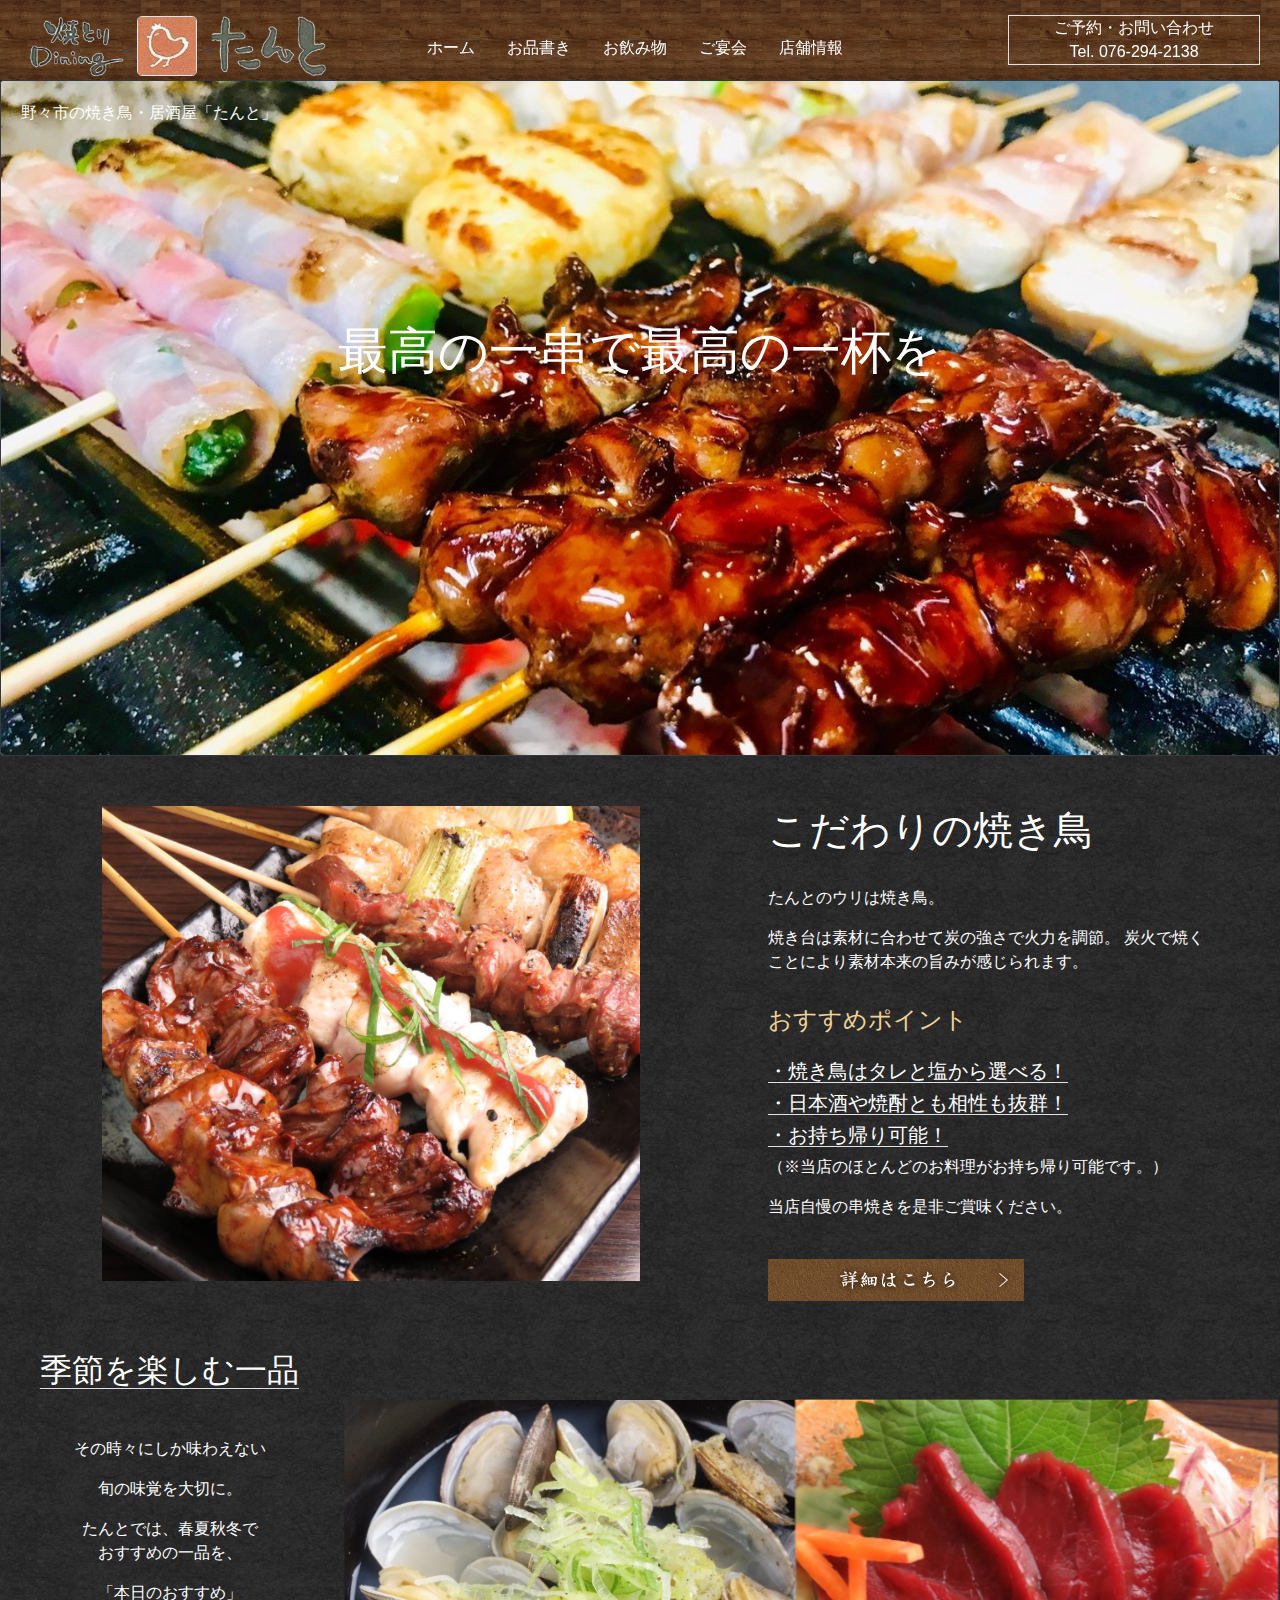
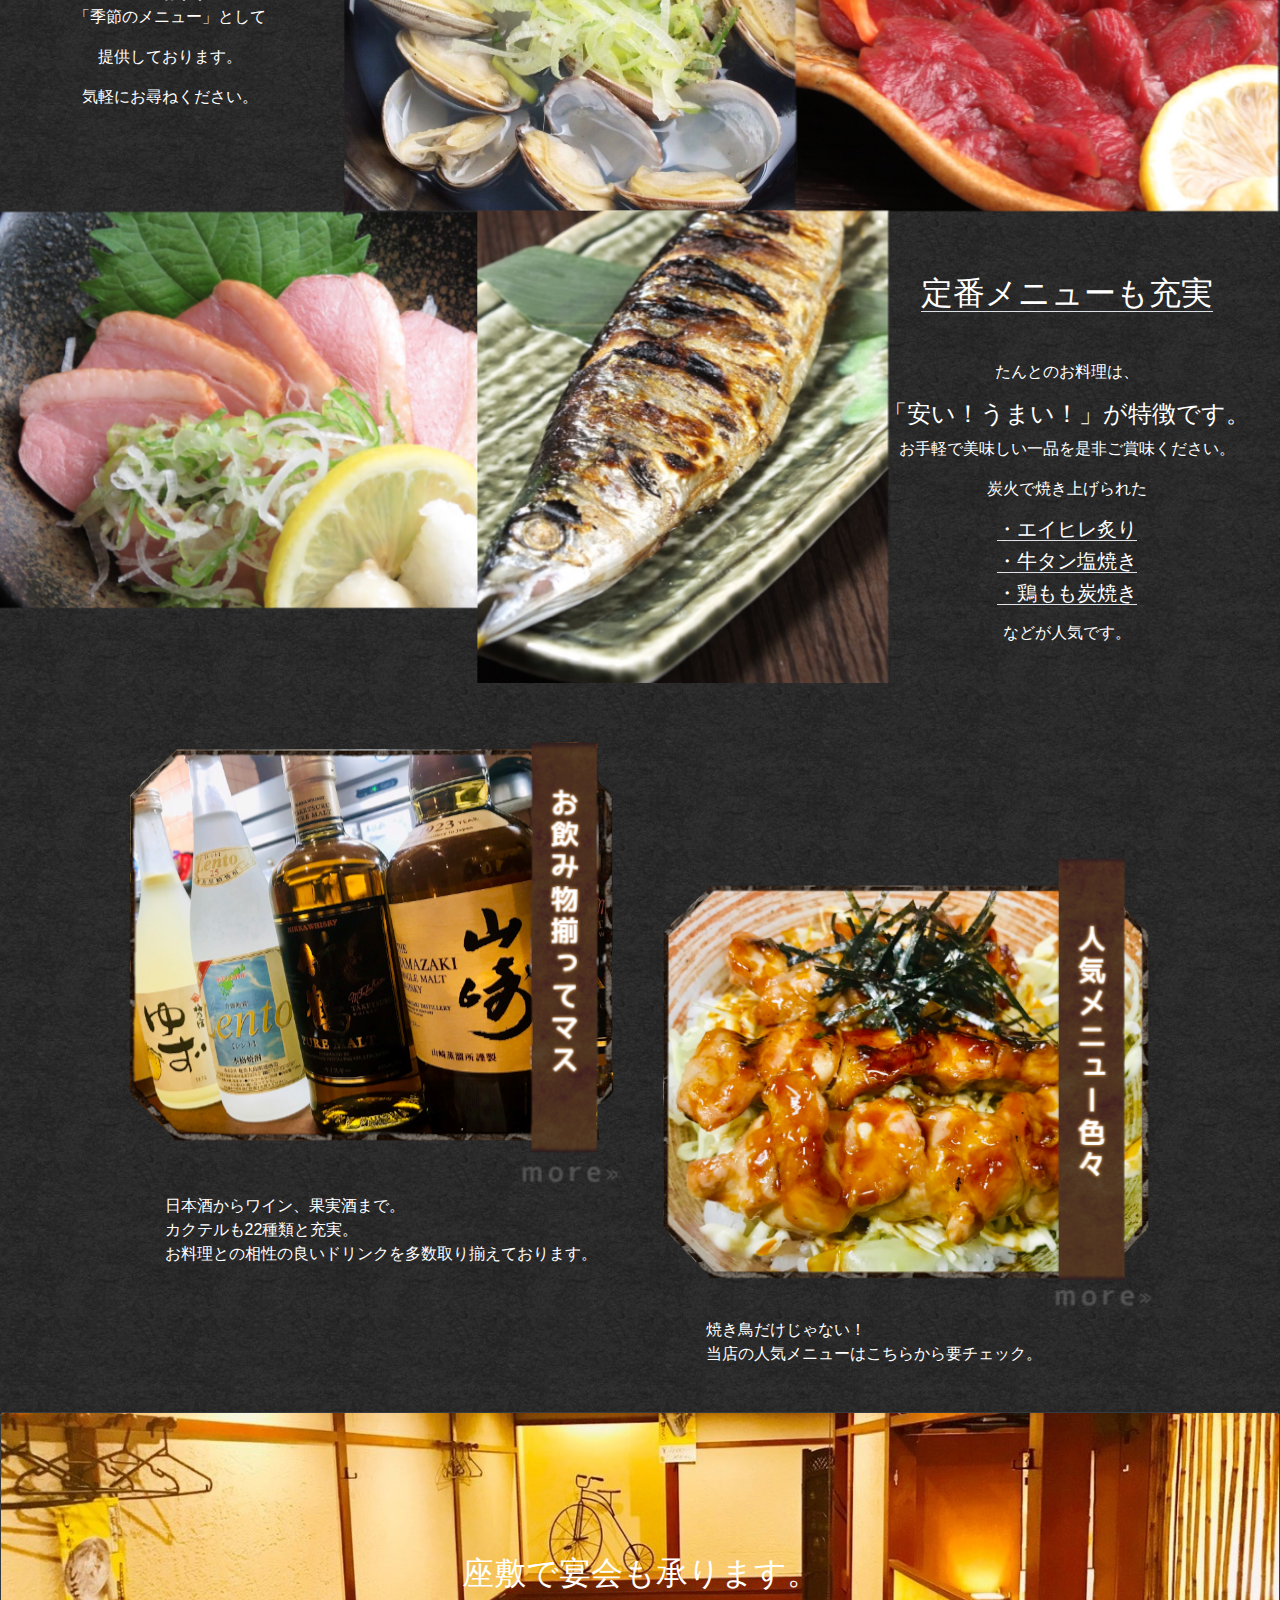
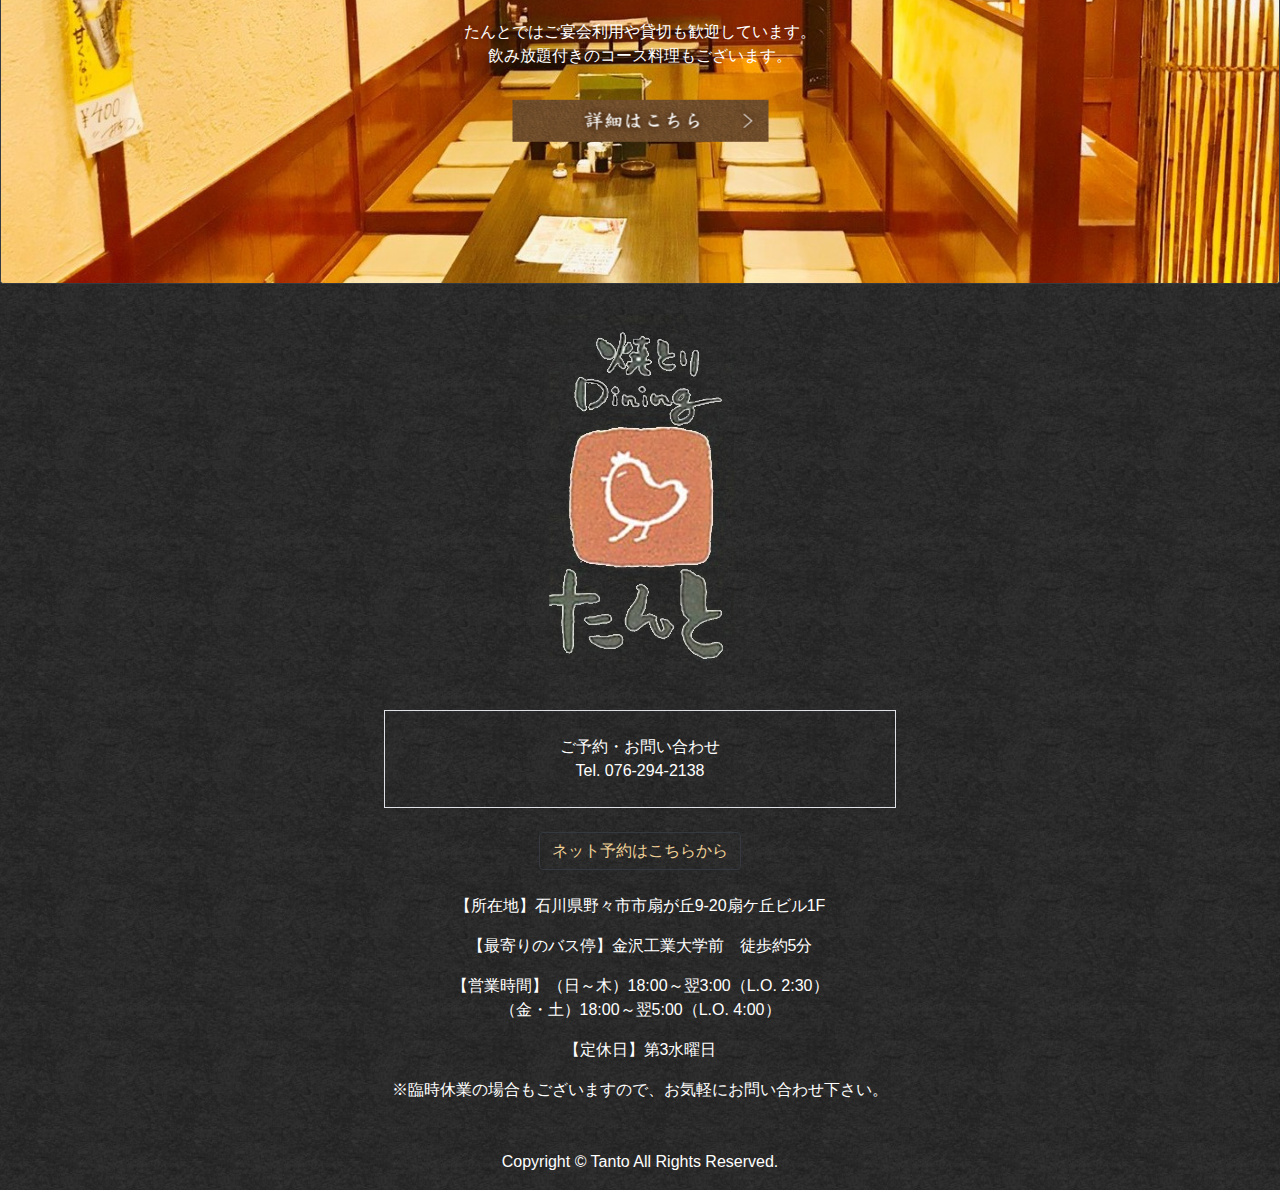
<file: index.html>
<!doctype html>
<html lang="ja" style="background-image:url(images/background.jpg);">

<head>
	<!-- Global site tag (gtag.js) - Google Analytics -->
	<script async src="https://www.googletagmanager.com/gtag/js?id=UA-153447144-1"></script>
	<script>
	window.dataLayer = window.dataLayer || [];
	function gtag(){dataLayer.push(arguments);}
	gtag('js', new Date());

	gtag('config', 'UA-153447144-1');
	</script>
	
    <meta charset="utf-8">
    <meta name="viewport" content="width=device-width, initial-scale=1, shrink-to-fit=no">

    <!-- メタディスクリプションのテキストを記述（スマホ：50文字程度、PC：120文字程度） -->
    <meta name=”description” content=”石川県野々市市に位置する焼き鳥・居酒屋「焼き鳥ダイニング・たんと」のホームページ。炭火で丁寧に焼き上げる焼き鳥が自慢。また旬の逸品料理が楽しめる居酒屋です。「お持ち帰りOK！、貸し切りOK！」平日は翌日3時、週末は翌日5時まで営業しております。”>
    <meta http-equiv="X-UA-Compatible" content="IE=edge" />

	<link rel="stylesheet" href="css/index.css">
	<link rel="stylesheet" href="css/index_responsive.css">
	<link rel="stylesheet" href="css/header.css">
	<link rel="stylesheet" href="css/footer.css">
    <link rel="stylesheet" href="css/bootstrap.min.css">
    <link href="fontawesome-free-5.9.0-web/css/all.css" rel="stylesheet"> <!--load all styles -->
	<link rel = "ショートカットアイコン"  href = "favicon.ico"> <!-- ファビコン -->
	<link rel="alternate" media="only screen and (max-width: 640px)" href="http://tanto-nonoichi.main.jp/sp/"><!-- スマホページがあることをGoogleに認識させる -->

    <title>焼き鳥Dinningたんと ｜ 野々市の焼き鳥居酒屋</title><!-- タイトル -->
 
    <script src="js/jquery-3.4.1.min.js"></script>
    <script src="js/popper.min.js"></script>
    <script src="js/bootstrap.min.js"></script>
    <script type="text/javascript" src="js/userAgent.js"></script><!-- スマホページ振り分け.js -->
    <script>
		//共通パーツ読み込み
		 $(function() {
		 $("#header").load("header.html");
		 $("#footer").load("footer.html");
		});
	</script>

    <style>/* css記述 */
    /*
    *{
        outline: 1px solid #ff0000;
    }
    */

    </style>

	<meta name="google-site-verification" content="6zL_SFGobGzTaUg-erFE0RYGxGUz1yWFvDPU2-4mqRI" />
</head>

<body style="padding-top: 5rem"><!-- html記述 -->

<!--ヘッダー-->
<div id="header"></div>  

<!--メイン-->
<main style="background-image:url(images/background.jpg);">

	<div class="card border-dark">
		<img class="card-img img-fluid" src="images/main.jpg" alt="焼き鳥メイン画像">
		<div class="card-img-overlay">
			<div class="text-white">
				<p class="text-center" id="img_text_1">最高の一串で最高の一杯を</p>
				<P style="position: absolute; top: 20px;">野々市の焼き鳥・居酒屋「たんと」</P>
			</div>
		</div>
	</div>

	<!-- 焼き鳥 -->
	<div class="kusi">
		<img src="images/yakitori.jpg" alt="焼き鳥" class="kusi-img">

		<div class="kusi-text text-white">
			<h1 class="pb-4">こだわりの焼き鳥</h1>
			<div>
				<p>たんとのウリは焼き鳥。</p>
				<p>焼き台は素材に合わせて炭の強さで火力を調節。
				炭火で焼くことにより素材本来の旨みが感じられます。</p>
				<h4 class="py-3" style="color: #F0D298;">おすすめポイント</h4>
				<h5><span class="border-bottom">・焼き鳥はタレと塩から選べる！</span></h5>
				<h5><span class="border-bottom">・日本酒や焼酎とも相性も抜群！</span></h5>
				<h5><span class="border-bottom">・お持ち帰り可能！</span></h5>
				<p>（※当店のほとんどのお料理がお持ち帰り可能です。）</p>
				<p>当店自慢の串焼きを是非ご賞味ください。</p>
			</div>
			<a href="food_menu.html#kusiyaki"><img src="images/button.jpg" alt="焼き鳥遷移ボタン" class="img-fluid pt-4" id="button1" onmouseover="button1_On();" onmouseout="button1_Off();"></a>
		</div>
	</div>

	<!-- 季節のメニュー -->
	<div class="season_foods" style="position: relative;">	
		<div class="d-inline-flex text-center">
			<div class="season_text_1 text-white" style="position: absolute; left: 40px;">
				<h2 class="mb-5"><span class="border-bottom">季節を楽しむ一品</span></h2>
				<p>その時々にしか味わえない</p>
				<p>旬の味覚を大切に。</p>
				<p>たんとでは、春夏秋冬で<br>
					おすすめの一品を、</p>
				<p>「本日のおすすめ」<br>
					「季節のメニュー」として</p>
				<p>提供しております。</p>
				<p>気軽にお尋ねください。</p>
			</div>
			<img src="images/foods_4.png" alt="季節の居酒屋メニュー" class="season_foods img-fluid my-5 mx-auto d-block">

			<div class="season_text_2 text-white" style="position: absolute; right: 30px; bottom: 70px;">
				<h2 class="mb-5"><span class="border-bottom">定番メニューも充実</span></h2>
				<p>たんとのお料理は、</p>
				<h4>「安い！うまい！」が特徴です。</h4>
				<p>お手軽で美味しい一品を是非ご賞味ください。</p>
				<p>炭火で焼き上げられた</p>
				<h5><span class="border-bottom">・エイヒレ炙り</span></h5>
				<h5><span class="border-bottom">・牛タン塩焼き</span></h5>
				<h5 class="mb-3"><span class="border-bottom">・鶏もも炭焼き</span></h5>
				<p>などが人気です。</p>
					
			</div>
		</div>	
	</div>

	<!-- ドリンク、料理へのパス -->
	<div class="path justify-content-center">
		<a href="drink_menu.html" class="drink_path text-white">
			<img src="images/drink_path.png" alt="ドリンクページ遷移画像" class="img-fluid" id="drink_path" onmouseover="drink_button_On();" onmouseout="drink_button_Off();">
			<p class="pl-5">日本酒からワイン、果実酒まで。<br>
				カクテルも22種類と充実。<br>
				お料理との相性の良いドリンクを多数取り揃えております。</p>
		</a>
		<a href="food_menu.html" class="food_path text-white">
			<img src="images/food_path.png" alt="フードページ遷移画像" class="img-fluid" id="food_path" onmouseover="food_button_On();" onmouseout="food_button_Off();">
			<p class="pl-5">焼き鳥だけじゃない！<br>
					当店の人気メニューはこちらから要チェック。</p>
		</a>
	</div>

	<!-- コース料理へのパス -->
	<div class="card border-dark">
		<img class="card-img img-fluid" src="images/enkai_main.jpg" alt="宴会">
		<div class="card-img-overlay">
			<div class="couse_path text-white text-center" id="img_text_2">
				<h2>座敷で宴会も承ります。</h2>
				<p>たんとではご宴会利用や貸切も歓迎しています。<br>
					飲み放題付きのコース料理もございます。</p>
				<a href="party.html"><img src="images/button.jpg" alt="宴会遷移ボタン" class="img-fluid mt-3" id="button2" onmouseover="button2_On();" onmouseout="button2_Off();"></a>
			</div>
		</div>
	</div>	
</main>

<!-- フッター -->
<div id="footer"></div>

<script src="js/button_hover.js"></script>
<script src="js/warp.js"></script>
<script src="js/id_transition.js"></script>
</body>

</html>
</file>
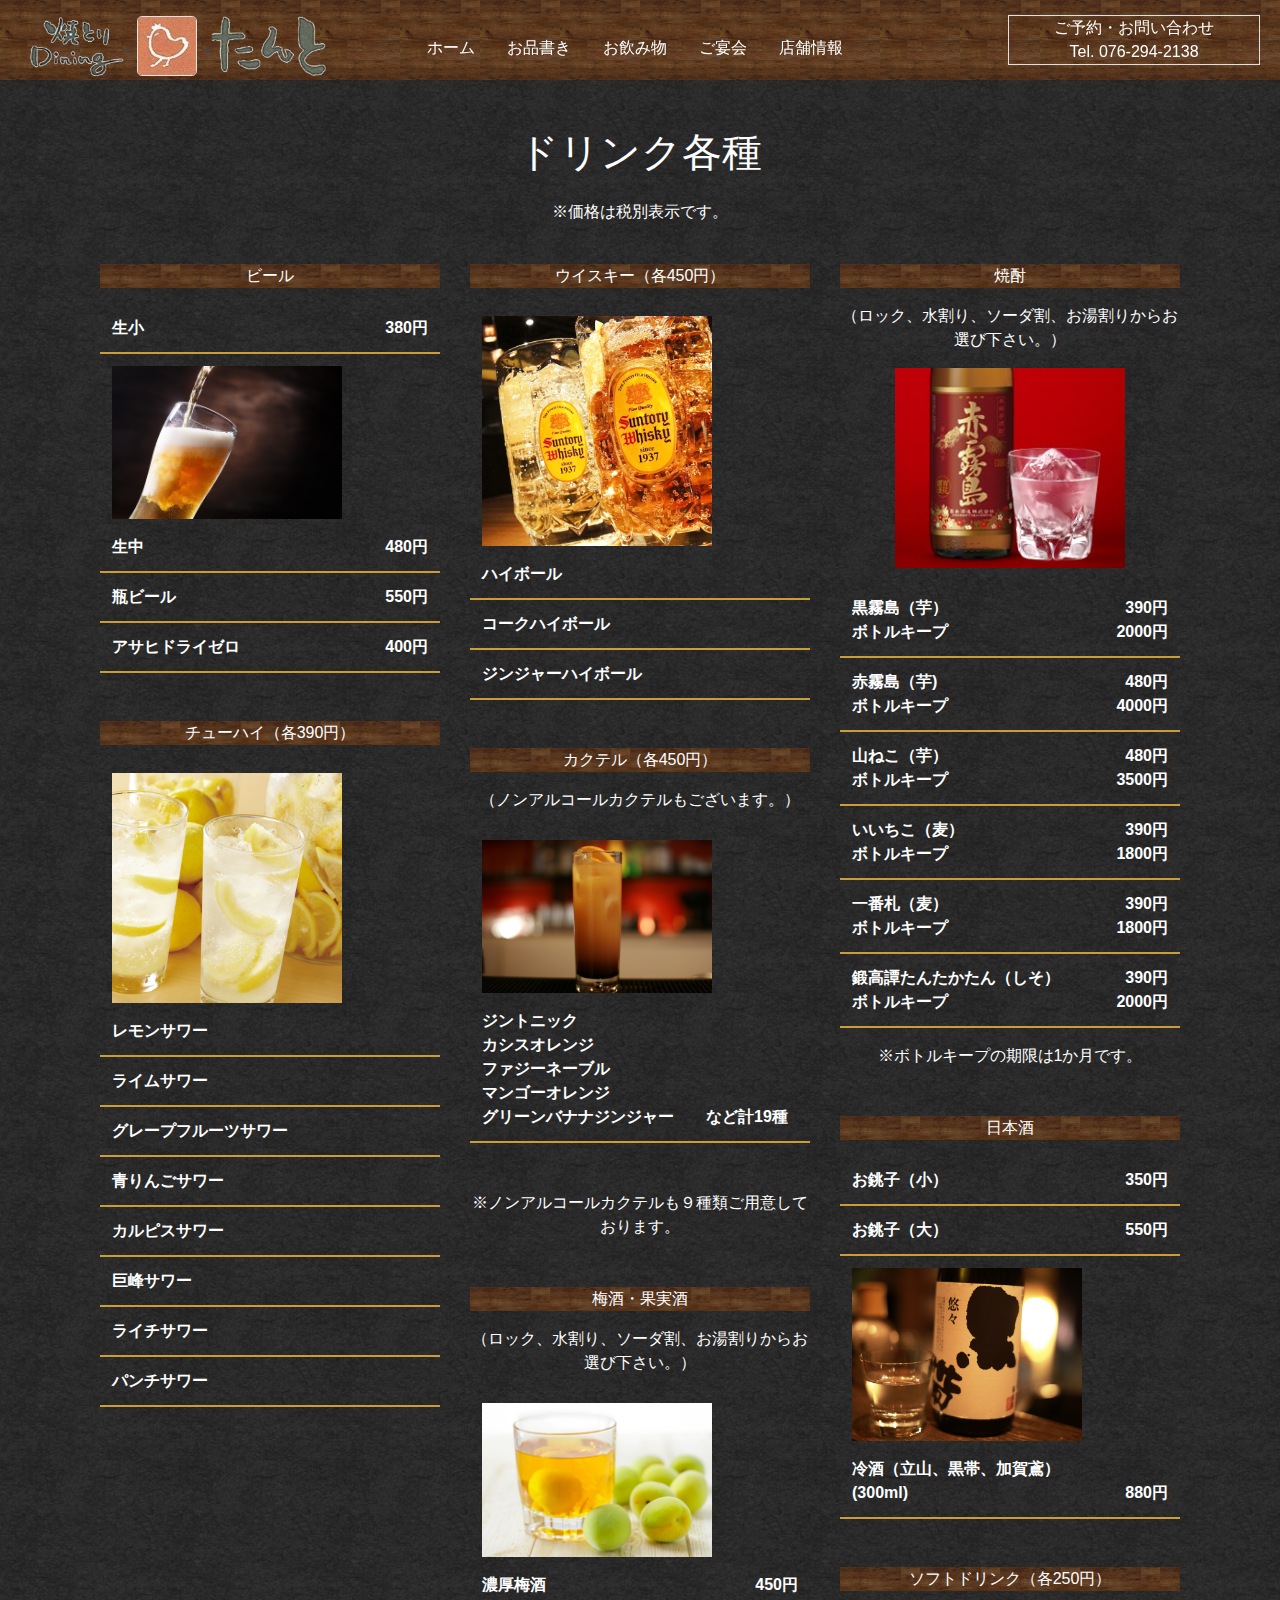
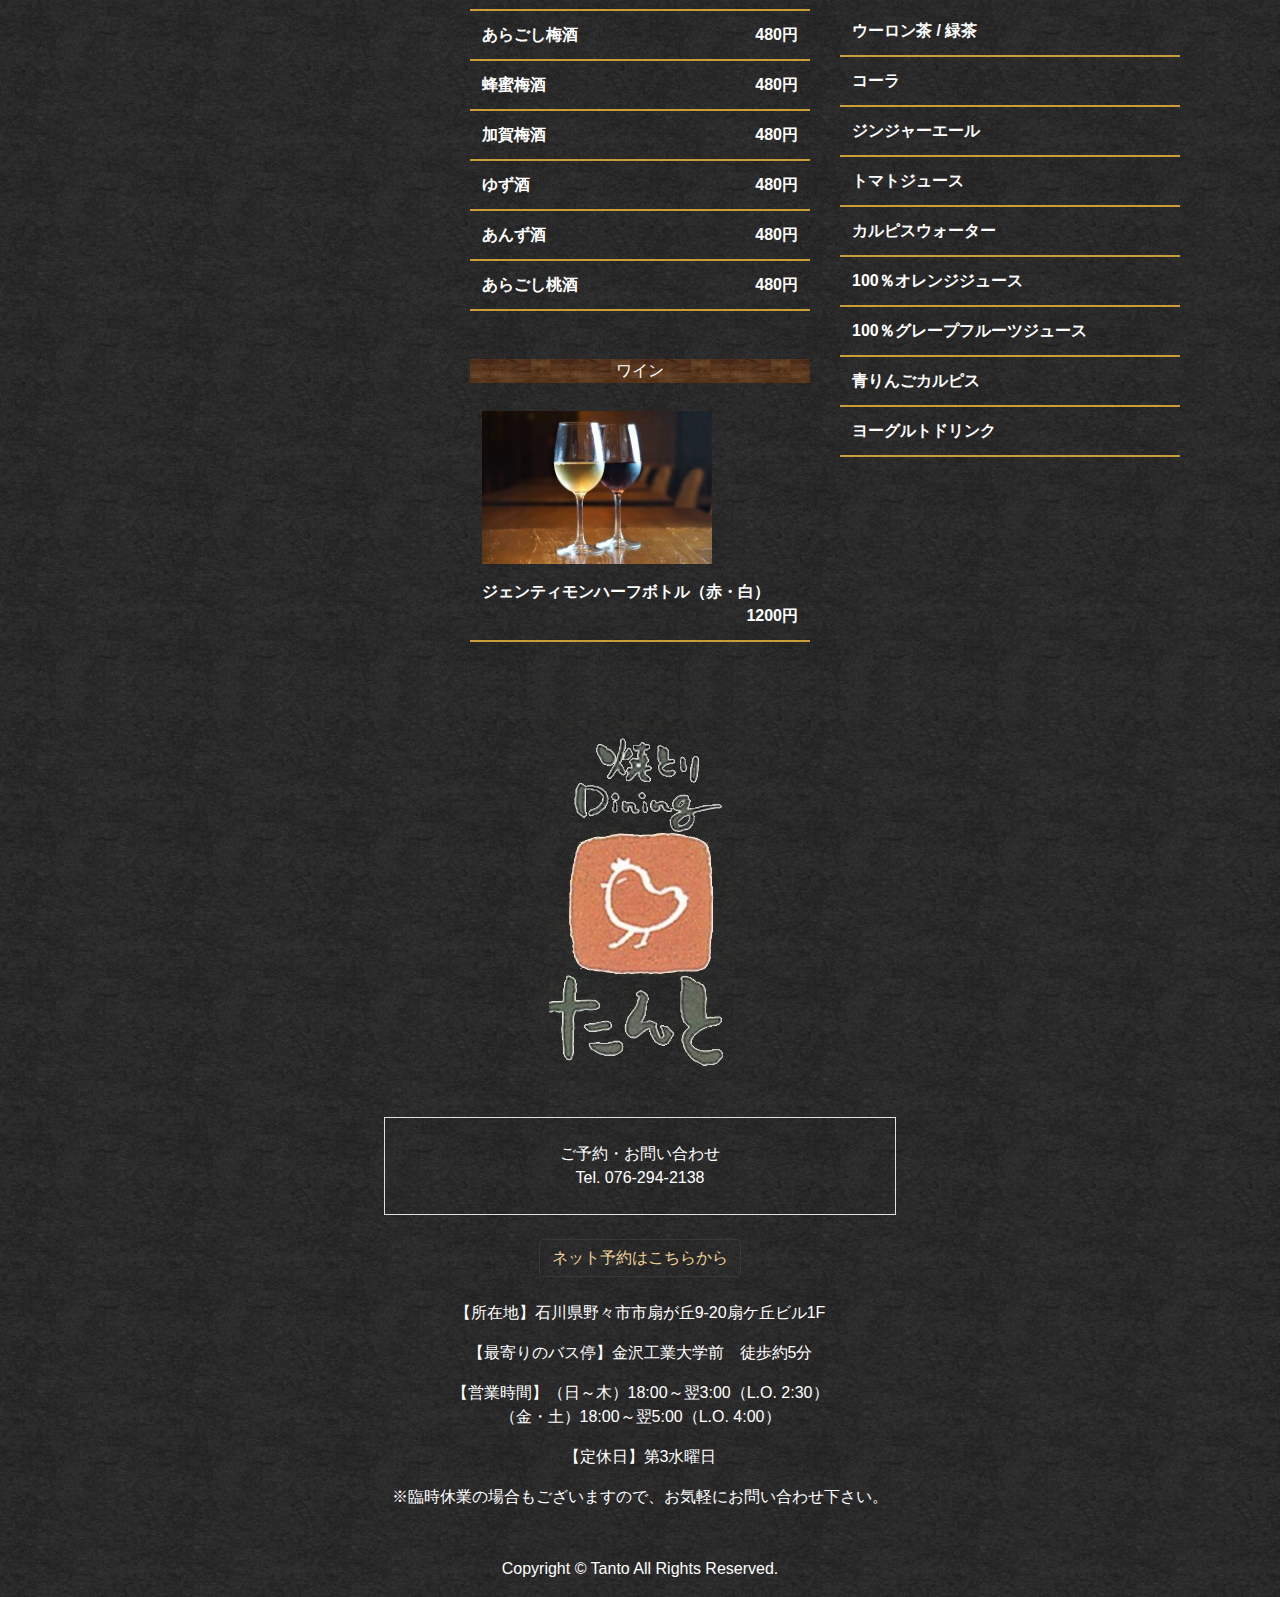
<file: drink_menu.html>
<!doctype html>
<html lang="ja" style="background-image:url(images/background.jpg);">

<head>
    <meta charset="utf-8"> 
    <meta name="viewport" content="width=device-width, initial-scale=1, shrink-to-fit=no">

    <!-- メタディスクリプションのテキストを記述（スマホ：50文字程度、PC：120文字程度） -->
    <meta name=”description” content=”野々市に位置する焼き鳥・居酒屋「焼き鳥ダイニング・たんと」のドリンクページです。炭火で丁寧に焼き上げる自慢の串焼きに合うお飲みのを多数ご用意しております。焼酎や日本酒はもちろん、カクテルも20種類以上と豊富に取り揃えております。”>
    <meta http-equiv="X-UA-Compatible" content="IE=edge" />

    <link rel="stylesheet" href="css/bootstrap.min.css">
    <link rel="stylesheet" href="css/header.css">
    <link rel="stylesheet" href="css/footer.css">
    <link href="fontawesome-free-5.9.0-web/css/all.css" rel="stylesheet"> <!--load all styles -->
    <link rel = "ショートカットアイコン"  href = "favicon.ico"> <!-- ファビコン -->
    <link rel="alternate" media="only screen and (max-width: 640px)" href="http://tanto-nonoichi.main.jp/sp/"><!-- スマホページがあることをGoogleに認識させる -->

    <title>焼き鳥 Dinning たんと | お飲み物</title><!-- タイトル -->

    <script src="js/jquery-3.4.1.min.js"></script>
    <script src="js/popper.min.js"></script>
    <script src="js/bootstrap.min.js"></script>
    <script type="text/javascript" src="js/userAgent.js"></script><!-- スマホページ振り分け.js -->
    <script>
        //共通パーツ読み込み
        $(function() {
        $("#header").load("header.html");
        $("#footer").load("footer.html");
        });
    </script>

    <style>/* css記述 */
    /*
    *{
        outline: 1px solid #ff0000;
    }
    */

    /*フォントの設定*/
	html {
		font-family: sans-serif;
		font-style: normal;
    }

    #header_nav a{
		color: #fff;
	}
	#header_nav a:hover{
		color: hsla(0, 0%, 100%, 0.363);
	}
      
    tr{
		border-bottom: 2px solid #CA9D38; 
	}

    .small_title{
		background-color: #CA9D38;
	}
    
    </style>
</head>

<body style="padding-top: 5rem"><!-- html記述 -->

<!--ヘッダー-->
<div id="header"></div>

<!--メイン-->
<main style="background-image:url(images/background.jpg);">
	<div class="text-white text-center table-borderless">
        <h1 class="pt-5">ドリンク各種</h1>
        <p class="pt-3 pb-4">※価格は税別表示です。</p>
        
        <div class="row container mx-auto">
            <div class="col">
                <!-- table -->
                <p class="small_title" style="background-image:url(images/mokume.jpg); background-repeat: repeat-x;">ビール</p>
                <table class="table text-left text-white mb-5">
                    <tr><th>生小<span class="float-right">380円</span></th></tr>
                    <tr><th><img src="images/nama_biru.png" alt="生中" class="mb-3" style="width: 230px;"><br>
                        生中<span class="float-right">480円</span></th></tr>
                    <tr><th>瓶ビール<span class="float-right">550円</span></th></tr>
                    <tr><th>アサヒドライゼロ<span class="float-right">400円</span></th></tr>
                </table>

                <!-- table -->
                <p class="small_title" style="background-image:url(images/mokume.jpg); background-repeat: repeat-x;">チューハイ<span class="ml-auto">（各390円）</span></p>
                <table class="table text-left text-white mb-5">
                    <tr><th><img src="images/lemon_sawa.jpg" alt="レモンサワー" class="mb-3" style="width: 230px;"><br>レモンサワー</th></tr>
                    <tr><th>ライムサワー</th></tr>
                    <tr><th>グレープフルーツサワー</th></tr>
                    <tr><th>青りんごサワー</th></tr>
                    <tr><th>カルピスサワー</th></tr>
                    <tr><th>巨峰サワー</th></tr>
                    <tr><th>ライチサワー</th></tr>
                    <tr><th>パンチサワー</th></tr>
                </table>
            </div>

            <div class="col">
                <!-- table -->
                <p class="small_title" style="background-image:url(images/mokume.jpg); background-repeat: repeat-x;">ウイスキー<span class="ml-auto">（各450円）</span></p>
                <table class="table text-left text-white mb-5">
                    <tr><th><img src="images/haiboru.jpg" class="mb-3" style="width: 230px;"><br>ハイボール</th></tr>
                    <tr><th>コークハイボール</th></tr>
                    <tr><th>ジンジャーハイボール</th></tr>
                </table>

                <!-- table -->
                <p class="small_title" style="background-image:url(images/mokume.jpg); background-repeat: repeat-x;">カクテル<span class="ml-auto">（各450円）</span></p>
                <p>（ノンアルコールカクテルもございます。）</p>
                <table class="table text-left text-white mb-5">
                    <tr><th>
                        <img src="images/kasiore.jpg" alt="カシスオレンジ" class="mb-3" style="width: 230px;"><br>
                        ジントニック<br>
                        カシスオレンジ<br>
                        ファジーネーブル<br>
                        マンゴーオレンジ<br>
                        グリーンバナナジンジャー　　など計19種<br>
                    </th></tr>
                </table>
                <p class="mb-5">※ノンアルコールカクテルも９種類ご用意しております。</p>

                <!-- table -->
                <p class="small_title" style="background-image:url(images/mokume.jpg); background-repeat: repeat-x;">梅酒・果実酒</p>
                <p>（ロック、水割り、ソーダ割、お湯割りからお選び下さい。）</p>
                <table class="table text-left text-white mb-5">
                    <tr><th><img src="images/umesyu.jpg" class="mb-3" style="width: 230px;"><br>
                        濃厚梅酒<span class="float-right">450円</span></th></tr>
                    <tr><th>あらごし梅酒<span class="float-right">480円</span></th></tr>
                    <tr><th>蜂蜜梅酒<span class="float-right">480円</span></th></tr>
                    <tr><th>加賀梅酒<span class="float-right">480円</span></th></tr>
                    <tr><th>ゆず酒<span class="float-right">480円</span></th></tr>
                    <tr><th>あんず酒<span class="float-right">480円</span></th></tr>
                    <tr><th>あらごし桃酒<span class="float-right">480円</span></th></tr>
                </table>

                <!-- table -->
                <p class="small_title" style="background-image:url(images/mokume.jpg); background-repeat: repeat-x;">ワイン</p>
                <table class="table text-left text-white mb-5">
                    <tr><th><img src="images/wain.jpg" alt="ワイン" class="mb-3" style="width: 230px;"><br>
                        ジェンティモンハーフボトル（赤・白）<span class="float-right">1200円</span></th></tr>
                </table>
            </div>

            <div class="col">
                <!-- table -->
                <p class="small_title" style="background-image:url(images/mokume.jpg); background-repeat: repeat-x;">焼酎</p>
                <p>（ロック、水割り、ソーダ割、お湯割りからお選び下さい。）</p>
                <table class="table text-left text-white">
                    <img src="images/akakirisima.jpg" alt="赤霧島" class="mb-3" style="width: 230px;">
                    <tr><th>黒霧島（芋）<br>ボトルキープ</th><th class="text-right">390円<br>2000円</th>
                    <tr><th>赤霧島（芋)<br>ボトルキープ</th><th class="text-right">480円<br>4000円</th>
                    <tr><th>山ねこ（芋）<br>ボトルキープ</th><th class="text-right">480円<br>3500円</th>
                    <tr><th>いいちこ（麦）<br>ボトルキープ</th><th class="text-right">390円<br>1800円</th>
                    <tr><th>一番札（麦）<br>ボトルキープ</th><th class="text-right">390円<br>1800円</th>
                    <tr><th>鍛高譚たんたかたん（しそ）<br>ボトルキープ</th><th class="text-right">390円<br>2000円</th>
                </table>

                <p class="mb-5">※ボトルキープの期限は1か月です。</p>

                <!-- table -->
                <p class="small_title" style="background-image:url(images/mokume.jpg); background-repeat: repeat-x;">日本酒</p>
                <table class="table text-left text-white mb-5">
                    <tr><th>お銚子（小）<span class="float-right">350円</span></th></tr>
                    <tr><th>お銚子（大）<span class="float-right">550円</span></th></tr>
                    <tr><th><img src="images/kuroobi.jpg" class="mb-3" style="width: 230px;"><br>
                        冷酒（立山、黒帯、加賀鳶）<br>
                        (300ml)<span class="float-right">880円</span></th></tr>
                </table>

                <!-- table -->
                <p class="small_title" style="background-image:url(images/mokume.jpg); background-repeat: repeat-x;">ソフトドリンク<span class="ml-auto">（各250円）</span></p>
                <table class="table text-left text-white mb-5">
                    <tr><th>ウーロン茶 / 緑茶</th></tr>
                    <tr><th>コーラ</th></tr>
                    <tr><th>ジンジャーエール</th></tr>
                    <tr><th>トマトジュース</th></tr>
                    <tr><th>カルピスウォーター</th></tr>
                    <tr><th>100％オレンジジュース</th></tr>
                    <tr><th>100％グレープフルーツジュース</th></tr>
                    <tr><th>青りんごカルピス</th></tr>
                    <tr><th>ヨーグルトドリンク</th></tr>
                </table>
            </div>
        </div>
    </div>
</main>

<!-- フッター -->
<div id="footer"></div>

<script src="js/warp.js"></script>
<script src="js/id_transition.js"></script>
</body>

</html>
</file>
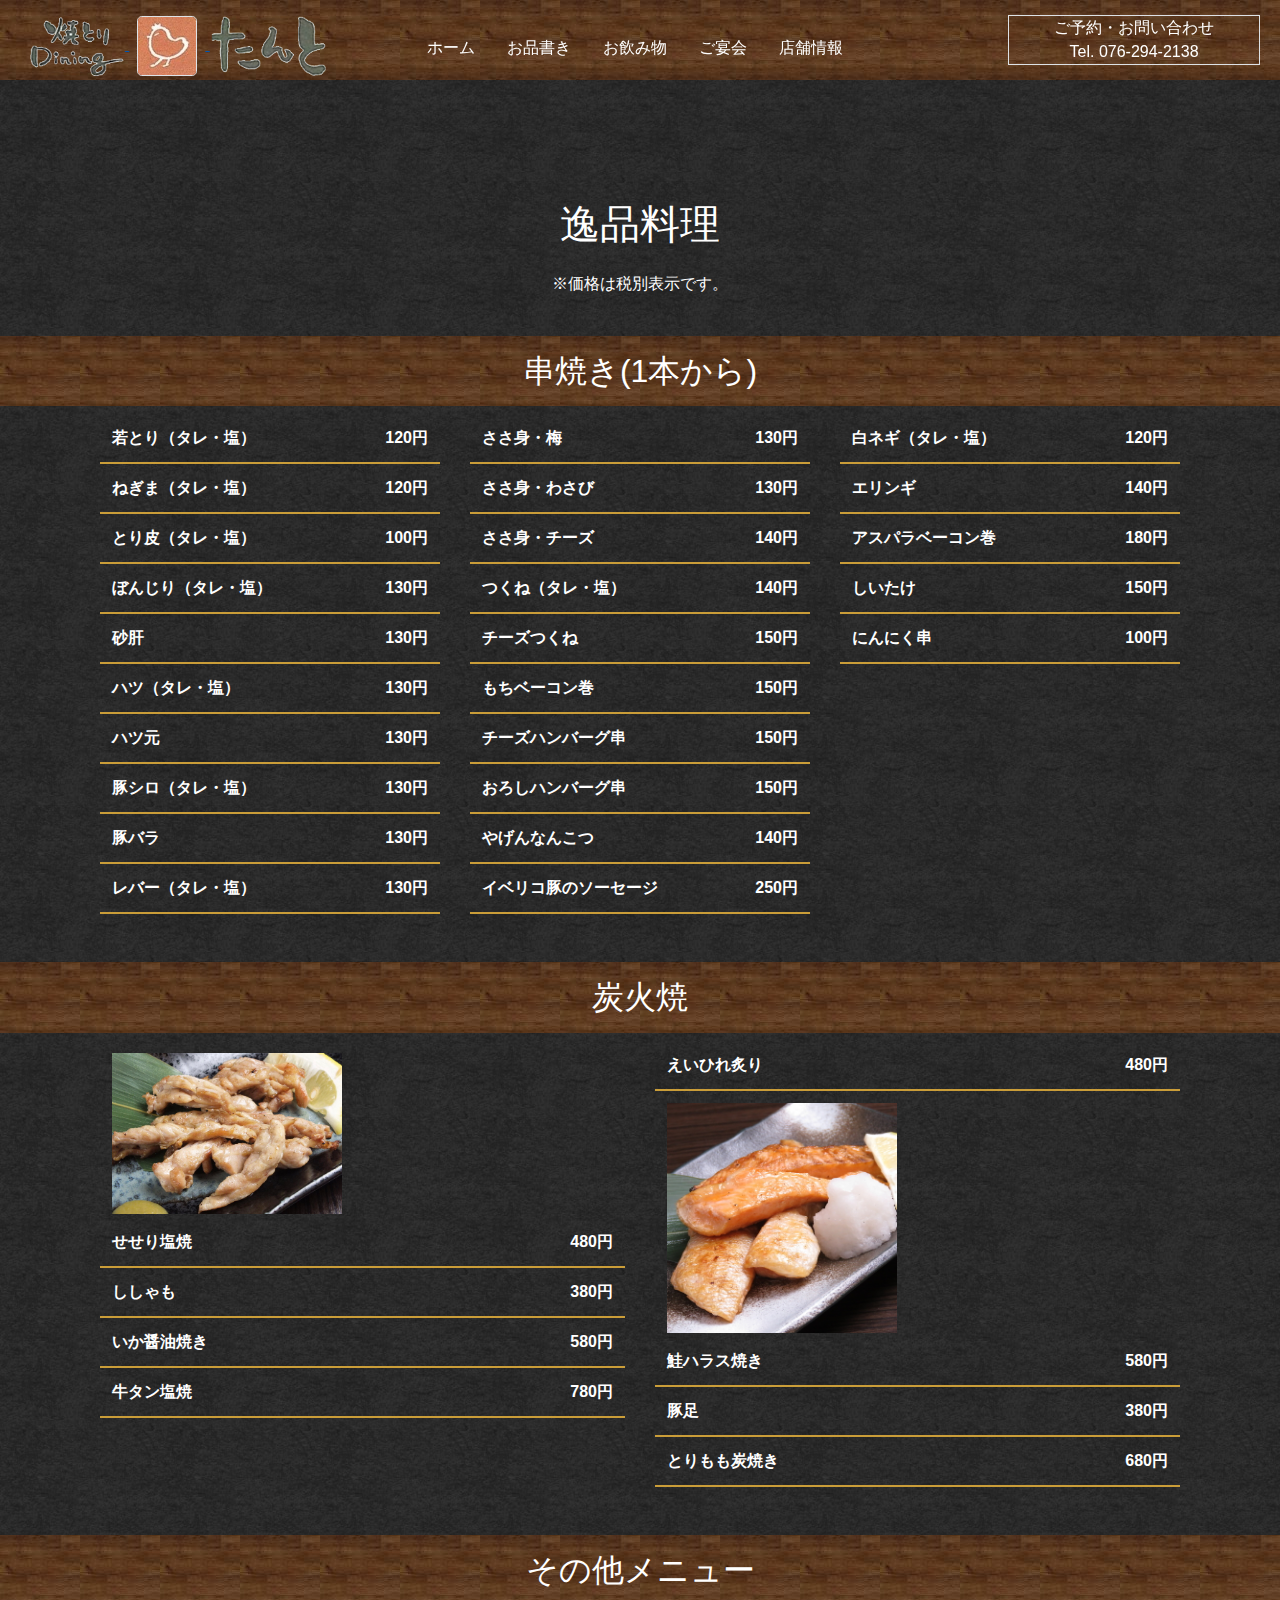
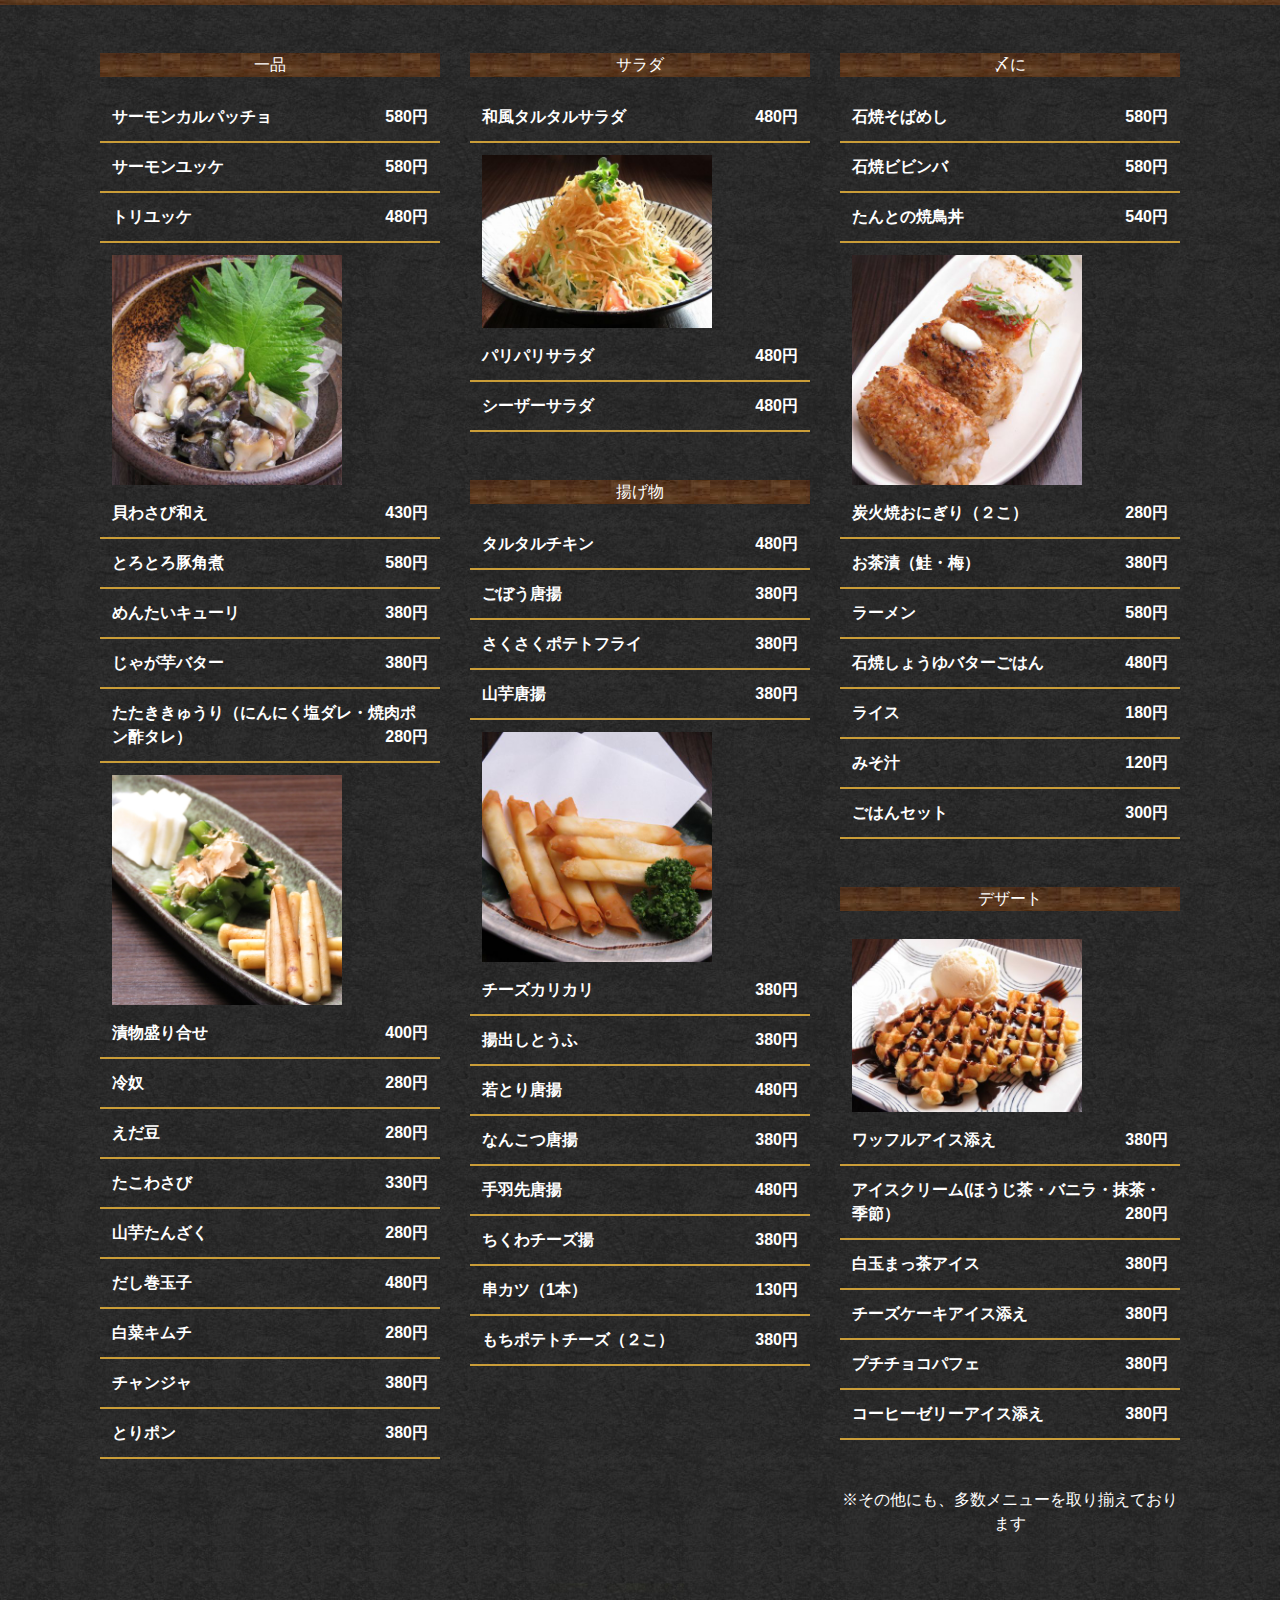
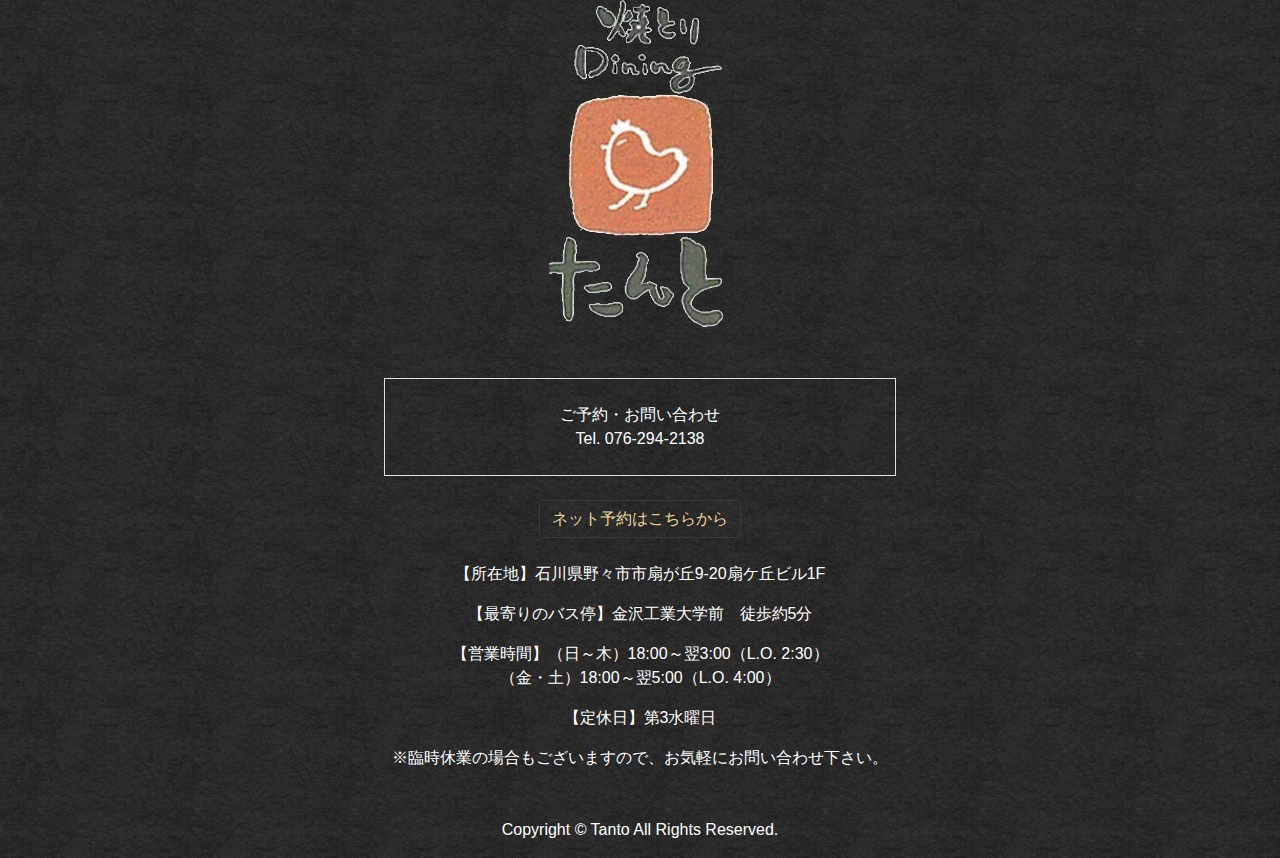
<file: food_menu.html>
<!doctype html>
<html lang="ja">

<head> 
    <meta charset="utf-8"> 
    <meta name="viewport" content="width=device-width, initial-scale=1, shrink-to-fit=no">

    <!-- メタディスクリプションのテキストを記述（スマホ：50文字程度、PC：120文字程度） -->
    <meta name=”description” content=”野々市に位置する焼き鳥・居酒屋「焼き鳥ダイニング・たんと」のフードページです。当店は串焼きだけではありません。その時々にしか味わえない旬の逸品料理を楽しむことができます。また多数のお料理をテイクアウトすることも可能です。”>
    <meta http-equiv="X-UA-Compatible" content="IE=edge" />

    <link rel="stylesheet" href="css/bootstrap.min.css">
    <link rel="stylesheet" href="css/header.css">
    <link rel="stylesheet" href="css/footer.css">
    <link href="fontawesome-free-5.9.0-web/css/all.css" rel="stylesheet"> <!--load all styles -->
    <link rel = "ショートカットアイコン"  href = "favicon.ico"> <!-- ファビコン -->
    <link rel="alternate" media="only screen and (max-width: 640px)" href="http://tanto-nonoichi.main.jp/sp/"><!-- スマホページがあることをGoogleに認識させる -->

    <title>焼き鳥 Dinning たんと | お品書き</title><!-- タイトル -->

    <script src="js/jquery-3.4.1.min.js"></script>
    <script src="js/popper.min.js"></script>
    <script src="js/bootstrap.min.js"></script>
    <script type="text/javascript" src="js/userAgent.js"></script><!-- スマホページ振り分け.js -->
    <script>
		//共通パーツ読み込み
		$(function() {
		$("#header").load("header.html");
		$("#footer").load("footer.html");
		});
	</script>

    <style>/* css記述 */
    /*
    *{
        outline: 1px solid #ff0000;
    }
    */

    /*フォントの設定*/
	html {
		font-family: sans-serif;
		font-style: normal;
    }

    #header_nav a{
		color: #fff;
	}
	#header_nav a:hover{
		color: hsla(0, 0%, 100%, 0.363);
	}
      
    tr{
		border-bottom: 2px solid #CA9D38;
	}

    h2{
		background-color: #CA9D38;
    }
    
    
    </style>
</head>　

<body style="padding-top: 5rem; background-image:url(images/background.jpg);"><!-- html記述 -->

<!--ヘッダー-->
<div id="header"></div>

<!--メイン-->
<main style="background-image:url(images/background.jpg);">
	<div class="text-white text-center">
        <h1 class="mt-5 pt-5">逸品料理</h1>
        <p class="pt-3 pb-4">※価格は税別表示です。</p>
        
        <!-- 串焼き -->
        <h2 class="p-3" id="kusiyaki" style="background-image:url(images/mokume.jpg); background-repeat: repeat-x;">串焼き(1本から)</h2>
        <div class="row container table-borderless mx-auto">
            <div class="col">
                <!-- table -->
                <table class="table text-left text-white mb-5">
                    <tr><th>若とり（タレ・塩）<span class="float-right">120円</span></th></tr>
                    <tr><th>ねぎま（タレ・塩）<span class="float-right">120円</span></th></tr>
                    <tr><th>とり皮（タレ・塩）<span class="float-right">100円</span></th></tr>
                    <tr><th>ぼんじり（タレ・塩）<span class="float-right">130円</span></th></tr>
                    <tr><th>砂肝<span class="float-right">130円</span></th></tr>
                    <tr><th>ハツ（タレ・塩）<span class="float-right">130円</span></th></tr>
                    <tr><th>ハツ元<span class="float-right">130円</span></th></tr>
                    <tr><th>豚シロ（タレ・塩）<span class="float-right">130円</span></th></tr>
                    <tr><th>豚バラ<span class="float-right">130円</span></th></tr>
                    <tr><th>レバー（タレ・塩）<span class="float-right">130円</span></th></tr>
                </table>
            </div>

            <div class="col">
                <!-- table -->
                <table class="table text-left text-white mx-auto">
                    <tr><th>ささ身・梅<span class="float-right">130円</span></th></tr>
                    <tr><th>ささ身・わさび<span class="float-right">130円</span></th></tr>
                    <tr><th>ささ身・チーズ<span class="float-right">140円</span></th></tr>
                    <tr><th>つくね（タレ・塩）<span class="float-right">140円</span></th></tr>
                    <tr><th>チーズつくね<span class="float-right">150円</span></th></tr>
                    <tr><th>もちベーコン巻<span class="float-right">150円</span></th></tr>
                    <tr><th>チーズハンバーグ串<span class="float-right">150円</span></th></tr>
                    <tr><th>おろしハンバーグ串<span class="float-right">150円</span></th></tr>
                    <tr><th>やげんなんこつ<span class="float-right">140円</span></th></tr>
                    <tr><th>イベリコ豚のソーセージ<span class="float-right">250円</span></th></tr>
                </table>
            </div>

            <div class="col">
                <!-- table -->
                <table class="table text-left text-white">
                    <tr><th>白ネギ（タレ・塩）<span class="float-right">120円</span></th></tr>
                    <tr><th>エリンギ<span class="float-right">140円</span></th></tr>
                    <tr><th>アスパラベーコン巻<span class="float-right">180円</span></th></tr>
                    <tr><th>しいたけ<span class="float-right">150円</span></th></tr>
                    <tr><th>にんにく串<span class="float-right">100円</span></th></tr>
                </table>
            </div>
        </div>
        
        <!-- 炭火焼 -->
        <h2 class="p-3" style="background-image:url(images/mokume.jpg); background-repeat: repeat-x;">炭火焼</h2>
        <div class="row container table-borderless mx-auto">
            <div class="col">
                <!-- table -->
                <table class="table text-left text-white mb-5">
                    <tr><th><img src="images/seseri.jpg" alt="せせり塩焼き" class="mb-3" style="width: 230px;"><br
                        >せせり塩焼<span class="float-right">480円</span></th></tr>
                    <tr><th>ししゃも<span class="float-right">380円</span></th></tr>
                    <tr><th>いか醤油焼き<span class="float-right">580円</span></th></tr>
                    <tr><th>牛タン塩焼<span class="float-right">780円</span></th></tr>
                </table>
            </div>

            <div class="col">
                <!-- table -->
                <table class="table text-left text-white mb-5">
                    <tr><th>えいひれ炙り<span class="float-right">480円</span></th></tr>
                    <tr><th><img src="images/harasu.jpg" alt="鮭ハラス焼き" class="mb-3" style="width: 230px;"><br>
                        鮭ハラス焼き<span class="float-right">580円</span></th></tr>
                    <tr><th>豚足<span class="float-right">380円</span></th></tr>
                    <tr><th>とりもも炭焼き<span class="float-right">680円</span></th></tr>
                </table>
            </div>
        </div>

        <!-- その他メニュー -->
        <h2 class="p-3 mb-5" style="background-image:url(images/mokume.jpg); background-repeat: repeat-x;">その他メニュー</h2>
        <div class="row container table-borderless mx-auto">
            <div class="col">
                <!-- table -->
                <p style="background-image:url(images/mokume.jpg); background-repeat: repeat-x;">一品</p>
                <table class="table text-left text-white mb-5">
                    <tr><th>サーモンカルパッチョ<span class="float-right">580円</span></th></tr>
                    <tr><th>サーモンユッケ<span class="float-right">580円</span></th></tr>
                    <tr><th>トリユッケ<span class="float-right">480円</span></th></tr>
                    <tr><th><img src="images/kaiwasa.jpg" alt="貝わさび和え" class="mb-3" style="width: 230px;"><br>
                        貝わさび和え<span class="float-right">430円</span></th></tr>
                    <tr><th>とろとろ豚角煮<span class="float-right">580円</span></th></tr>
                    <tr><th>めんたいキューリ<span class="float-right">380円</span></th></tr>
                    <tr><th>じゃが芋バター<span class="float-right">380円</span></th></tr>
                    <tr><th>たたききゅうり（にんにく塩ダレ・焼肉ポン酢タレ）<span class="float-right">280円</span></th></tr>
                    <tr><th><img src="images/tukemono.jpg" alt="漬物盛り合わせ" class="mb-3" style="width: 230px;"><br>
                        漬物盛り合せ<span class="float-right">400円</span></th></tr>
                    <tr><th>冷奴<span class="float-right">280円</span></th></tr>
                    <tr><th>えだ豆<span class="float-right">280円</span></th></tr>
                    <tr><th>たこわさび<span class="float-right">330円</span></th></tr>
                    <tr><th>山芋たんざく<span class="float-right">280円</span></th></tr>
                    <tr><th>だし巻玉子<span class="float-right">480円</span></th></tr>
                    <tr><th>白菜キムチ<span class="float-right">280円</span></th></tr>
                    <tr><th>チャンジャ<span class="float-right">380円</span></th></tr>
                    <tr><th>とりポン<span class="float-right">380円</span></th></tr>
                </table>
            </div>

            <div class="col">
                 <!-- table -->
                 <p style="background-image:url(images/mokume.jpg); background-repeat: repeat-x;">サラダ</p>
                 <table class="table text-left text-white mb-5">
                    <tr><th>和風タルタルサラダ<span class="float-right">480円</span></th></tr>
                    <tr><th><img src="images/parisa.jpg" alt="パリパリサラダ" class="mb-3" style="width: 230px;"><br>
                        パリパリサラダ<span class="float-right">480円</span></th></tr>
                    <tr><th>シーザーサラダ<span class="float-right">480円</span></th></tr>
                 </table>

                <!-- table -->
                <p style="background-image:url(images/mokume.jpg); background-repeat: repeat-x;">揚げ物</p>
                <table class="table text-left text-white mb-5">
                    <tr><th>タルタルチキン<span class="float-right">480円</span></th></tr>
                    <tr><th>ごぼう唐揚<span class="float-right">380円</span></th></tr>
                    <tr><th>さくさくポテトフライ<span class="float-right">380円</span></th></tr>
                    <tr><th>山芋唐揚<span class="float-right">380円</span></th></tr>
                    <tr><th><img src="images/ti-kari.jpg" alt="チーズカリカリ" class="mb-3" style="width: 230px;"><br>
                        チーズカリカリ<span class="float-right">380円</span></th></tr>
                    <tr><th>揚出しとうふ<span class="float-right">380円</span></th></tr>
                    <tr><th>若とり唐揚<span class="float-right">480円</span></th></tr>
                    <tr><th>なんこつ唐揚<span class="float-right">380円</span></th></tr>
                    <tr><th>手羽先唐揚<span class="float-right">480円</span></th></tr>
                    <tr><th>ちくわチーズ揚<span class="float-right">380円</span></th></tr>
                    <tr><th>串カツ（1本）<span class="float-right">130円</span></th></tr>
                    <tr><th>もちポテトチーズ（２こ）<span class="float-right">380円</span></th></tr>
                </table>
            </div>

            <div class="col">
                <!-- table -->
                <p style="background-image:url(images/mokume.jpg); background-repeat: repeat-x;">〆に</p>
                <table class="table text-left text-white mb-5">
                    <tr><th>石焼そばめし<span class="float-right">580円</span></th></tr>
                    <tr><th>石焼ビビンバ<span class="float-right">580円</span></th></tr>
                    <tr><th>たんとの焼鳥丼<span class="float-right">540円</span></th></tr>
                    <tr><th><img src="images/onigiri.jpg" alt="炭火焼きおにぎり" class="mb-3" style="width: 230px;"><br>
                        炭火焼おにぎり（２こ）<span class="float-right">280円</span></th></tr>
                    <tr><th>お茶漬（鮭・梅）<span class="float-right">380円</span></th></tr>
                    <tr><th>ラーメン<span class="float-right">580円</span></th></tr>
                    <tr><th>石焼しょうゆバターごはん<span class="float-right">480円</span></th></tr>
                    <tr><th>ライス<span class="float-right">180円</span></th></tr>
                    <tr><th>みそ汁<span class="float-right">120円</span></th></tr>
                    <tr><th>ごはんセット<span class="float-right">300円</span></th></tr>
                </table>

                <!-- table -->
                <p style="background-image:url(images/mokume.jpg); background-repeat: repeat-x;">デザート</p>
                <table class="table text-left text-white mb-5">
                    <tr><th><img src="images/wafuru.jpg" alt="ワッフルアイス添え" class="mb-3" style="width: 230px;"><br>
                        ワッフルアイス添え<span class="float-right">380円</span></th></tr>
                    <tr><th>アイスクリーム(ほうじ茶・バニラ・抹茶・季節）<span class="float-right">280円</span></th></tr>
                    <tr><th>白玉まっ茶アイス<span class="float-right">380円</span></th></tr>
                    <tr><th>チーズケーキアイス添え<span class="float-right">380円</span></th></tr>
                    <tr><th>プチチョコパフェ<span class="float-right">380円</span></th></tr>
                    <tr><th>コーヒーゼリーアイス添え<span class="float-right">380円</span></th></tr>
                </table>
                
                <p>※その他にも、多数メニューを取り揃えております</p>
            </div>
        </div>
	</div>

<!-- フッター -->
<div id="footer"></div>

</main>

<script src="js/warp.js"></script>
<script src="js/id_transition.js"></script>
</body>

</html>
</file>
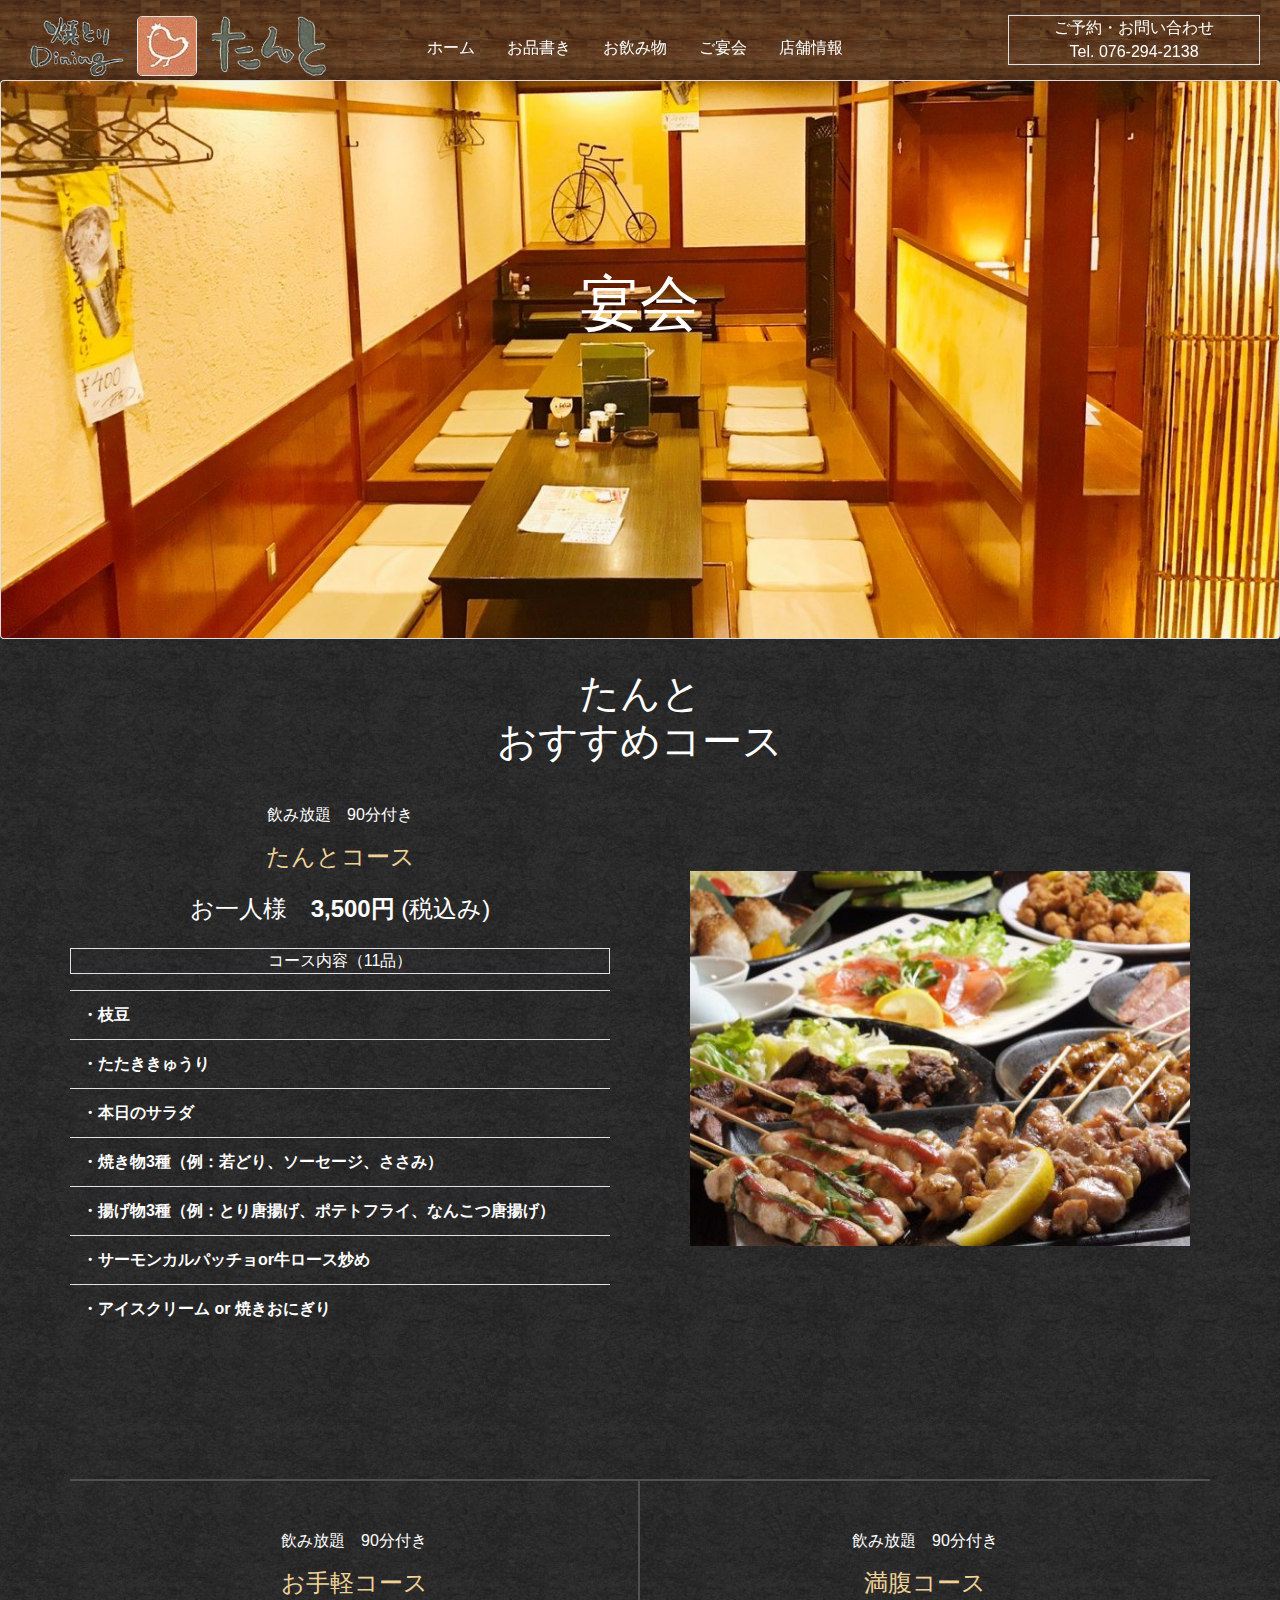
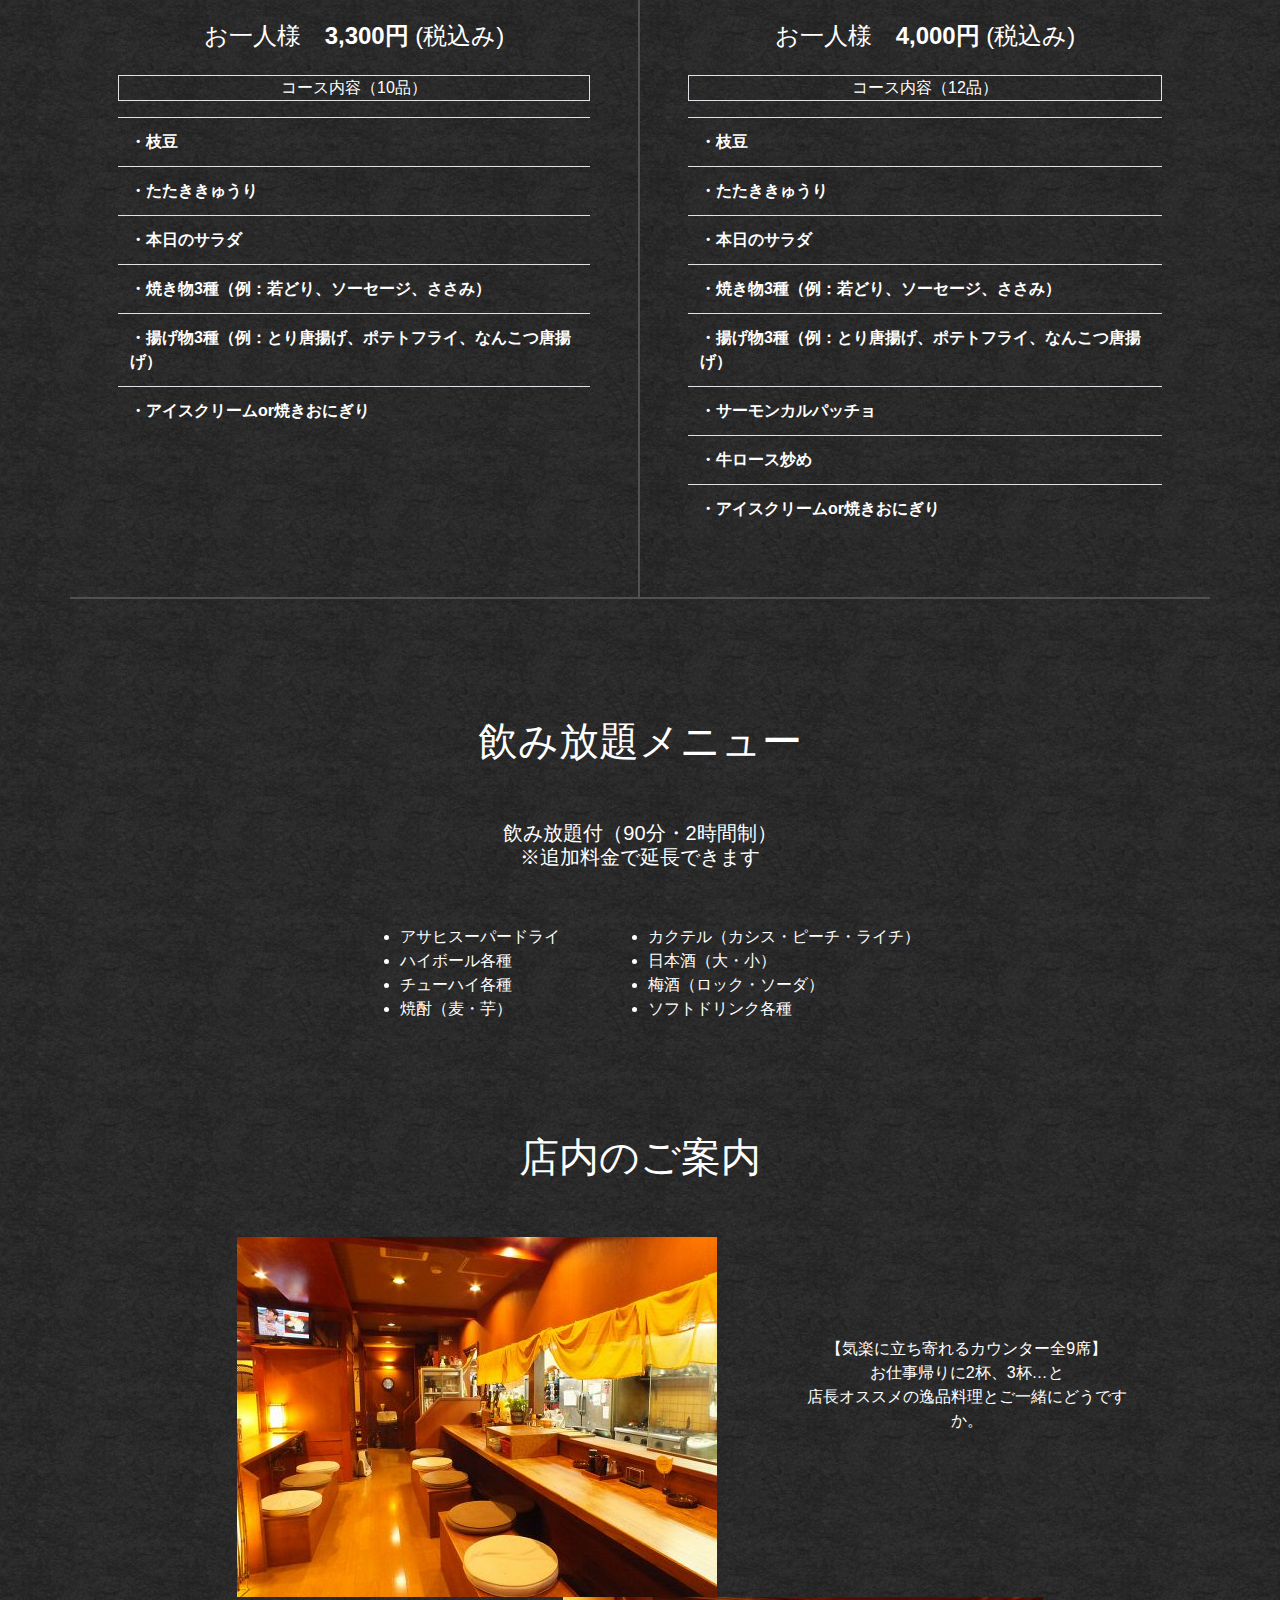
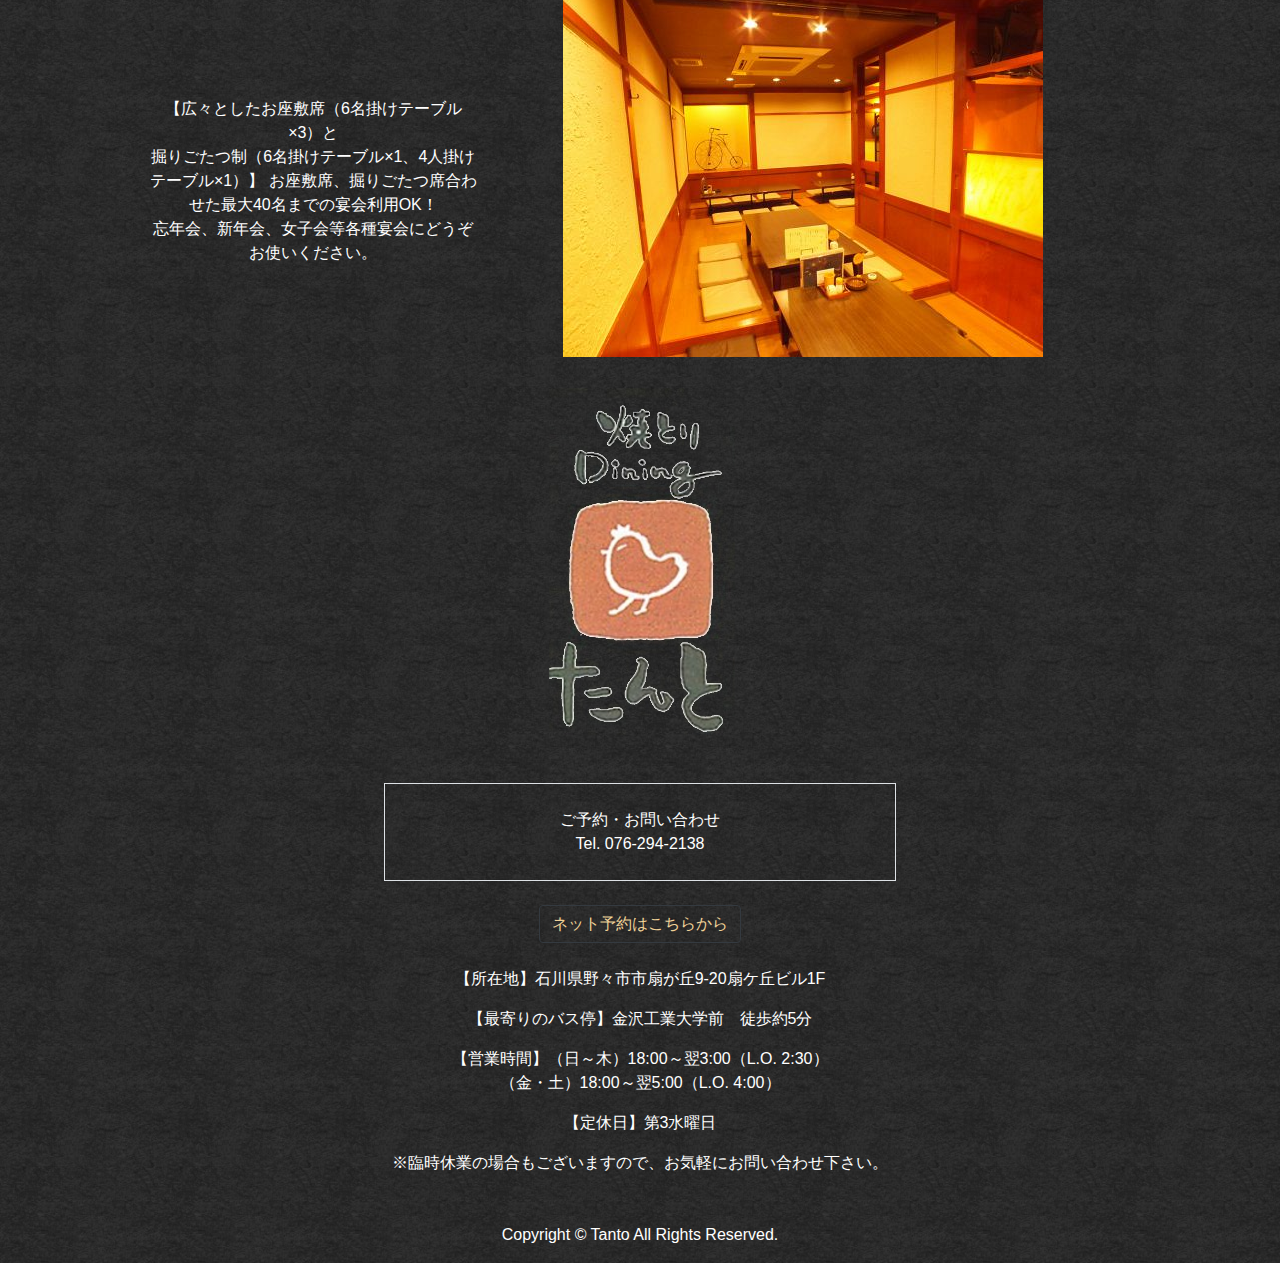
<file: party.html>
<!doctype html>
<html lang="ja" style="background-image:url(images/background.jpg);">

<head>
    <meta charset="utf-8"> 
    <meta name="viewport" content="width=device-width, initial-scale=1, shrink-to-fit=no">

    <!-- メタディスクリプションのテキストを記述（スマホ：50文字程度、PC：120文字程度） -->
    <meta name=”description” content=”野々市に位置する焼き鳥・居酒屋「焼き鳥ダイニング・たんと」の宴会ページです。たんとではご宴会利用や貸切も歓迎しています。また、飲み放題付きのコース料理もございます。最大40名までの宴会利用が可能です。”>
    <meta http-equiv="X-UA-Compatible" content="IE=edge" />

    <link rel="stylesheet" href="css/bootstrap.min.css">
    <link rel="stylesheet" href="css/party.css">
    <link rel="stylesheet" href="css/party_responsive.css">
    <link rel="stylesheet" href="css/header.css">
    <link rel="stylesheet" href="css/footer.css">
    <link href="fontawesome-free-5.9.0-web/css/all.css" rel="stylesheet"> <!--load all styles -->
    <link rel = "ショートカットアイコン"  href = "favicon.ico"> <!-- ファビコン -->
    <link rel="alternate" media="only screen and (max-width: 640px)" href="http://tanto-nonoichi.main.jp/sp/"><!-- スマホページがあることをGoogleに認識させる -->

    <title>焼き鳥 Dinning たんと | ご宴会</title><!-- タイトル -->

    <script src="js/jquery-3.4.1.min.js"></script>
    <script src="js/popper.min.js"></script>
    <script src="js/bootstrap.min.js"></script>
    <script type="text/javascript" src="js/userAgent.js"></script><!-- スマホページ振り分け.js -->
    <script>
		//共通パーツ読み込み
		$(function() {
		$("#header").load("header.html");
		$("#footer").load("footer.html");
		});　
	</script>

    <style>/* css記述 */
    /*
    *{
        outline: 1px solid #ff0000;
    }
    */
    
    </style>
</head>

<body style="padding-top: 5rem"><!-- html記述 -->

<!--ヘッダー-->
<div id="header"></div>

<!--メイン-->
<main style="background-image:url(images/background.jpg);">

	<div class="card">
		<img class="card-img" src="images/enkai_main_2.jpg" alt="宴会メイン画像">
		<div class="card-img-overlay">
			<div class="text-white">
				<h1 class="text-center" id="img_text">宴会</h1>
			</div>
		</div>
    </div>
    
    <!--おすすめコース-->
    <div class="osusume text-white">
        <h1 class="text-center px-5">たんと<br>おすすめコース</h1>

        <div class="couse_1 text-center">
            <div class="couse_1_text">
                <p>飲み放題　90分付き</p>
                <h4 style="color: #F0D298;">たんとコース</h4>
                <h4 class="py-3">お一人様　<b>3,500円</b> (税込み)</h4>
                <P class="border">コース内容（11品）</P>
                <!-- table -->
                <table class="table text-white text-left">
                    <tr><th>・枝豆</th></tr>
                    <tr><th>・たたききゅうり</th></tr>
                    <tr><th>・本日のサラダ</th></tr>
                    <tr><th>・焼き物3種（例：若どり、ソーセージ、ささみ）</th></tr>
                    <tr><th>・揚げ物3種（例：とり唐揚げ、ポテトフライ、なんこつ唐揚げ）</th></tr>
                    <tr><th>・サーモンカルパッチョor牛ロース炒め</th></tr>
                    <tr><th>・アイスクリーム or 焼きおにぎり</th></tr>
                </table>
            </div>
            <div class="couse_1_img mt-5">
                <img src="images/all_foods.jpg" alt="宴会料理" class="img-fluid" id="all_foods" style="width: 1300px;">
            </div>
        </div>
    </div>

    <!-- その他のコース -->
    <div class="couse_ex text-white text-center">
        <!-- お手軽コース -->
        <div class="couse_2 p-5">
            <p>飲み放題　90分付き</p>
            <h4 style="color: #F0D298;">お手軽コース</h4>
            <h4 class="py-3">お一人様　<b>3,300円</b> (税込み)</h4>
            <P class="border">コース内容（10品）</P>
            <!-- table -->
            <table class="table text-white text-left">
                <tr><th>・枝豆</th></tr>
                <tr><th>・たたききゅうり</th></tr>
                <tr><th>・本日のサラダ</th></tr>
                <tr><th>・焼き物3種（例：若どり、ソーセージ、ささみ）</th></tr>
                <tr><th>・揚げ物3種（例：とり唐揚げ、ポテトフライ、なんこつ唐揚げ）</th></tr>
                <tr><th>・アイスクリームor焼きおにぎり</th></tr>
            </table>
        </div>

        <!-- 満腹コース -->
        <div class="couse_3 p-5">
            <p>飲み放題　90分付き</p>
            <h4 style="color: #F0D298;">満腹コース</h4>
            <h4 class="py-3">お一人様　<b>4,000円</b> (税込み)</h4>
            <P class="border">コース内容（12品）</P>
            <!-- table -->
            <table class="table text-white text-left">
                <tr><th>・枝豆</th></tr>
                <tr><th>・たたききゅうり</th></tr>
                <tr><th>・本日のサラダ</th></tr>
                <tr><th>・焼き物3種（例：若どり、ソーセージ、ささみ）</th></tr>
                <tr><th>・揚げ物3種（例：とり唐揚げ、ポテトフライ、なんこつ唐揚げ）</th></tr>
                <tr><th>・サーモンカルパッチョ</th></tr>
                <tr><th>・牛ロース炒め</th></tr>
                <tr><th>・アイスクリームor焼きおにぎり</th></tr>
            </table>
        </div>
    </div>

    <!-- 飲み放題メニュー -->
    <div class="drink text-white text-center mb-5">
        <h1 class="p-5">飲み放題メニュー</h1>
        <h5>飲み放題付（90分・2時間制）<br>
                ※追加料金で延長できます</h5>

        <div class="d-inline-flex py-5">
            <ul class="text-left mr-5">
                <li>アサヒスーパードライ</li>
                <li>ハイボール各種</li>
                <li>チューハイ各種</li>
                <li>焼酎（麦・芋）</li>
            </ul>
            <ul class="text-left">
                <li>カクテル（カシス・ピーチ・ライチ）</li>
                <li>日本酒（大・小）</li>
                <li>梅酒（ロック・ソーダ）</li>
                <li>ソフトドリンク各種</li>
            </ul>
        </div>
    </div>

    <!-- 店内のご案内 -->
    <div class="inview text-white text-center">
        <h1 class="px-5 pb-5">店内のご案内</h1>
        <div class="inview_1">
            <div class="inview_1_img">
                <img src="images/counter.png" alt="カウンター席" class="img-fluid">
            </div>
            <p>【気楽に立ち寄れるカウンター全9席】<br>
            お仕事帰りに2杯、3杯…と<br>
            店長オススメの逸品料理とご一緒にどうですか。</p>
        </div>

        <div class="inview_2">
            <p>【広々としたお座敷席（6名掛けテーブル×3）と<br>
                掘りごたつ制（6名掛けテーブル×1、4人掛けテーブル×1）】
                お座敷席、掘りごたつ席合わせた最大40名までの宴会利用OK！<br>
                忘年会、新年会、女子会等各種宴会にどうぞお使いください。</p>
            <div class="inview_2_img">
                <img src="images/zasiki.png" alt="テーブル席" class="img-fluid">
            </div>
        </div>
    </div>
    

</main>

<!-- フッター -->
<div id="footer"></div>

<script src="js/warp.js"></script>
<script src="js/id_transition.js"></script>
</body>

</html>
</file>
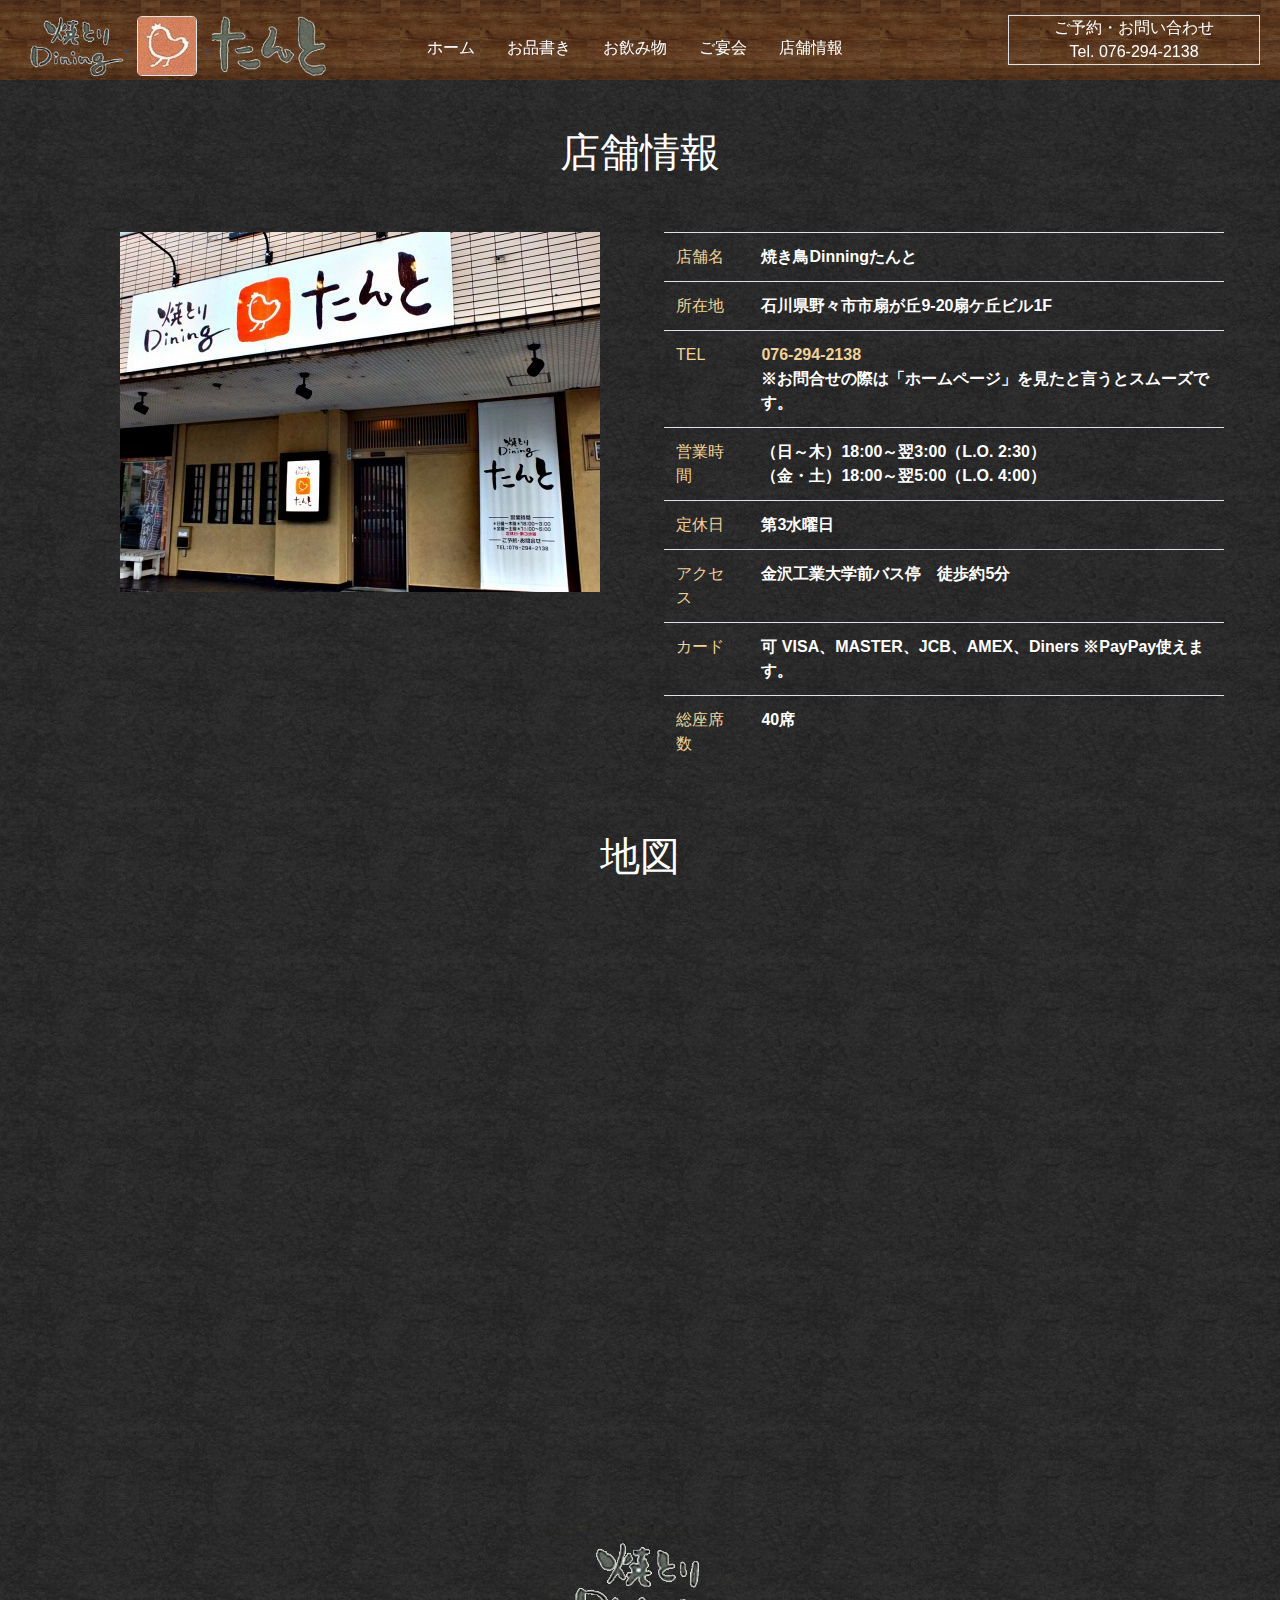
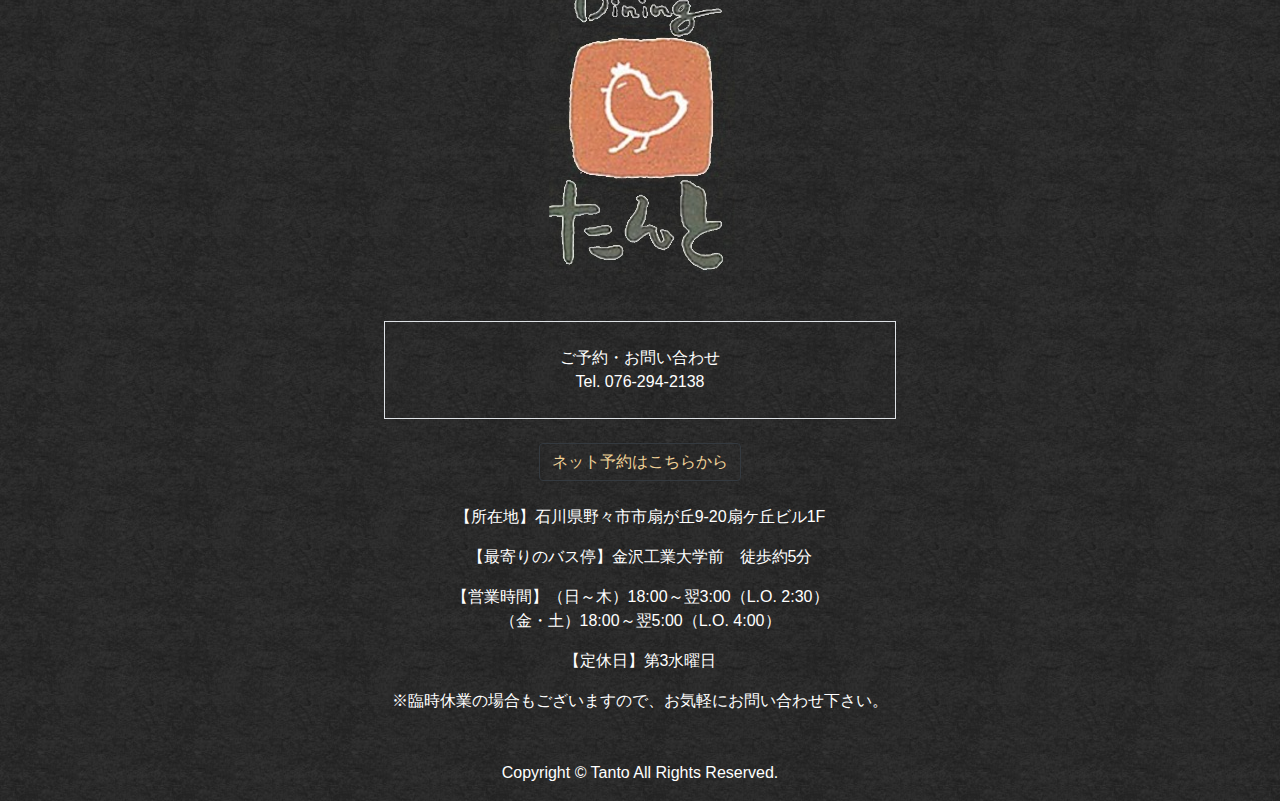
<file: positional_information.html>
<!doctype html>
<html lang="ja" style="background-image:url(images/background.jpg);">
 
<head>
	<meta charset="utf-8"> 
	<meta name="viewport" content="width=device-width, initial-scale=1, shrink-to-fit=no">

	<!-- メタディスクリプションのテキストを記述（スマホ：50文字程度、PC：120文字程度） -->
	<meta name=”description” content=”野々市に位置する焼き鳥・居酒屋「焼き鳥ダイニング・たんと」の店舗情報ページです。（日～木）は18:00～翌3:00まで、（金・土）は18:00～翌5:00までの営業となっております。2次会や3次会にも当店をお使いください。”>
	<meta http-equiv="X-UA-Compatible" content="IE=edge" />

	<link rel="stylesheet" href="css/bootstrap.min.css">
	<link rel="stylesheet" href="css/information.css">
	<link rel="stylesheet" href="css/information_responsive.css">
	<link rel="stylesheet" href="css/header.css">
    <link rel="stylesheet" href="css/footer.css">
	<link href="fontawesome-free-5.9.0-web/css/all.css" rel="stylesheet"> <!--load all styles -->
	<link rel = "ショートカットアイコン"  href = "favicon.ico"> <!-- ファビコン -->
	<link rel="alternate" media="only screen and (max-width: 640px)" href="http://tanto-nonoichi.main.jp/sp/"><!-- スマホページがあることをGoogleに認識させる -->
	
	<title>焼き鳥 Dinning たんと | 店舗情報</title><!-- タイトル -->

	<script src="js/jquery-3.4.1.min.js"></script>
	<script src="js/popper.min.js"></script>
	<script src="js/bootstrap.min.js"></script>
	<script type="text/javascript" src="js/userAgent.js"></script><!-- スマホページ振り分け.js -->
	<script>
		//共通パーツ読み込み
		$(function() {
		$("#header").load("header.html");
		$("#footer").load("footer.html");
		});
	</script>

  	<style>/* css記述 */
    /*
    *{
        outline: 1px solid #ff0000;
    }
    */
    
    </style>
</head>

<body style="padding-top: 5rem"><!-- html記述 -->

<!--ヘッダー-->
<div id="header"></div>

<!--メイン-->
<main style="background-image:url(images/background.jpg);">
	<div class="text-white text-center">
		<h1 class="p-5">店舗情報</h1>
		<div class="info">
			<div class="info_img">
				<img src="images/outview_1.jpg" alt="外観写真" class="img-fluid">
			</div>
			<!-- table -->
			<div class="info_text">
				<table class="table text-left text-white ml-4">
					<tr><td style="color: #F0D298;">店舗名</td><th>焼き鳥Dinningたんと</th></tr>
					<tr><td style="color: #F0D298;">所在地</td><th>石川県野々市市扇が丘9-20扇ケ丘ビル1F</th></tr>
					<tr><td style="color: #F0D298;">TEL</td><th style="color: #F0D298;">076-294-2138<br><strong class="text-white">※お問合せの際は「ホームページ」を見たと言うとスムーズです。</strong></th></tr>
					<tr><td style="color: #F0D298;">営業時間</td><th>（日～木）18:00～翌3:00（L.O. 2:30）<br>
		                （金・土）18:00～翌5:00（L.O. 4:00）</th></tr>
					<tr><td style="color: #F0D298;">定休日</td><th>第3水曜日</th></tr>
					<tr><td style="color: #F0D298;">アクセス</td><th>金沢工業大学前バス停　徒歩約5分</th></tr>
					<tr><td style="color: #F0D298;">カード</td><th>可 VISA、MASTER、JCB、AMEX、Diners ※PayPay使えます。</th></tr>
					<tr><td style="color: #F0D298;">総座席数</td><th>40席</th></tr>
				</table>	
			</div>
		</div>

		<!-- 地図 -->
	<h1 class="px-5 pt-5">地図</h1>

	<iframe src="https://www.google.com/maps/embed?pb=!1m18!1m12!1m3!1d3206.1054954558244!2d136.627360814683!3d36.52744918000569!2m3!1f0!2f0!3f0!3m2!1i1024!2i768!4f13.1!3m3!1m2!1s0x5ff835cf6528f06d%3A0xcb77159a56995ade!2z54S844Go44KK77yk772J772O772J772O772H44Gf44KT44Go!5e0!3m2!1sja!2sjp!4v1569071886053!5m2!1sja!2sjp" width="1000" height="600" frameborder="0" style="border:0;" allowfullscreen=""></iframe>

	</div>

<!-- フッター -->
<div id="footer"></div>

</main>

<script src="js/warp.js"></script>
<script src="js/id_transition.js"></script>
</body>

</html>
</file>
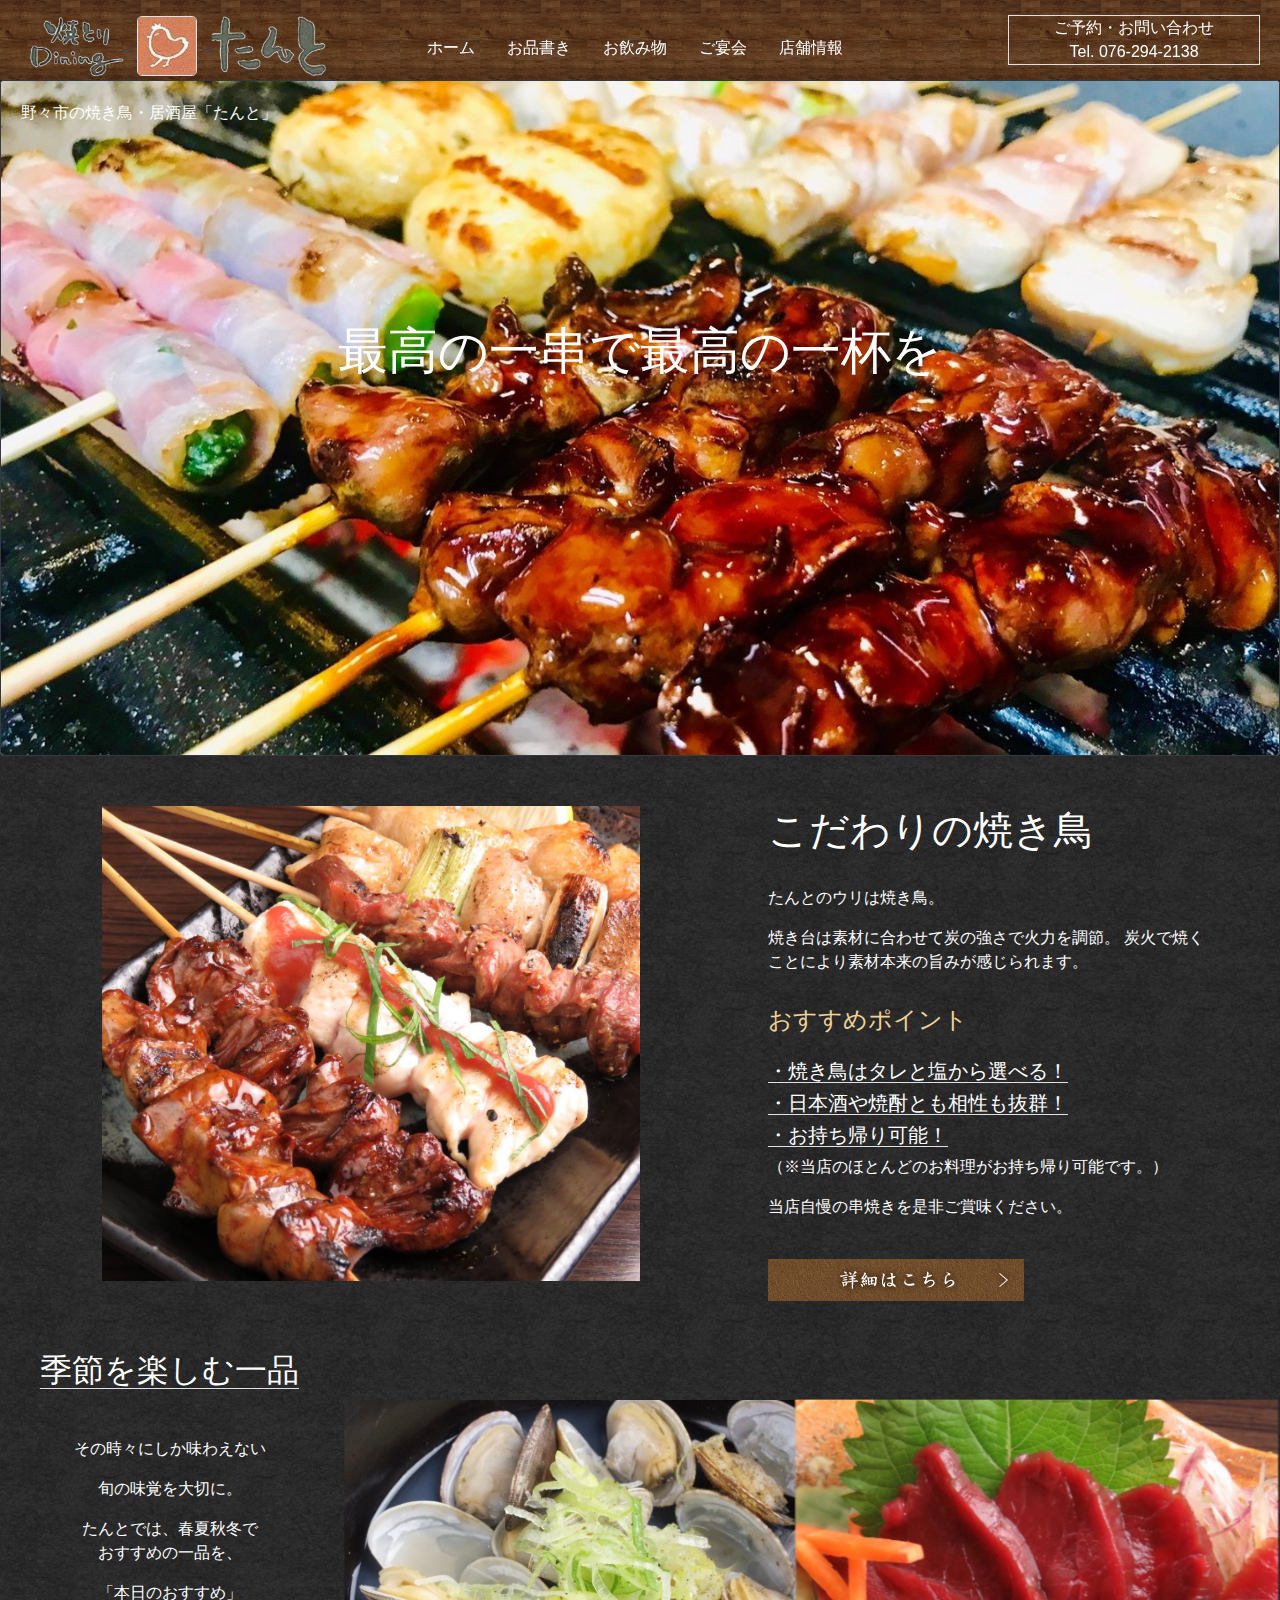
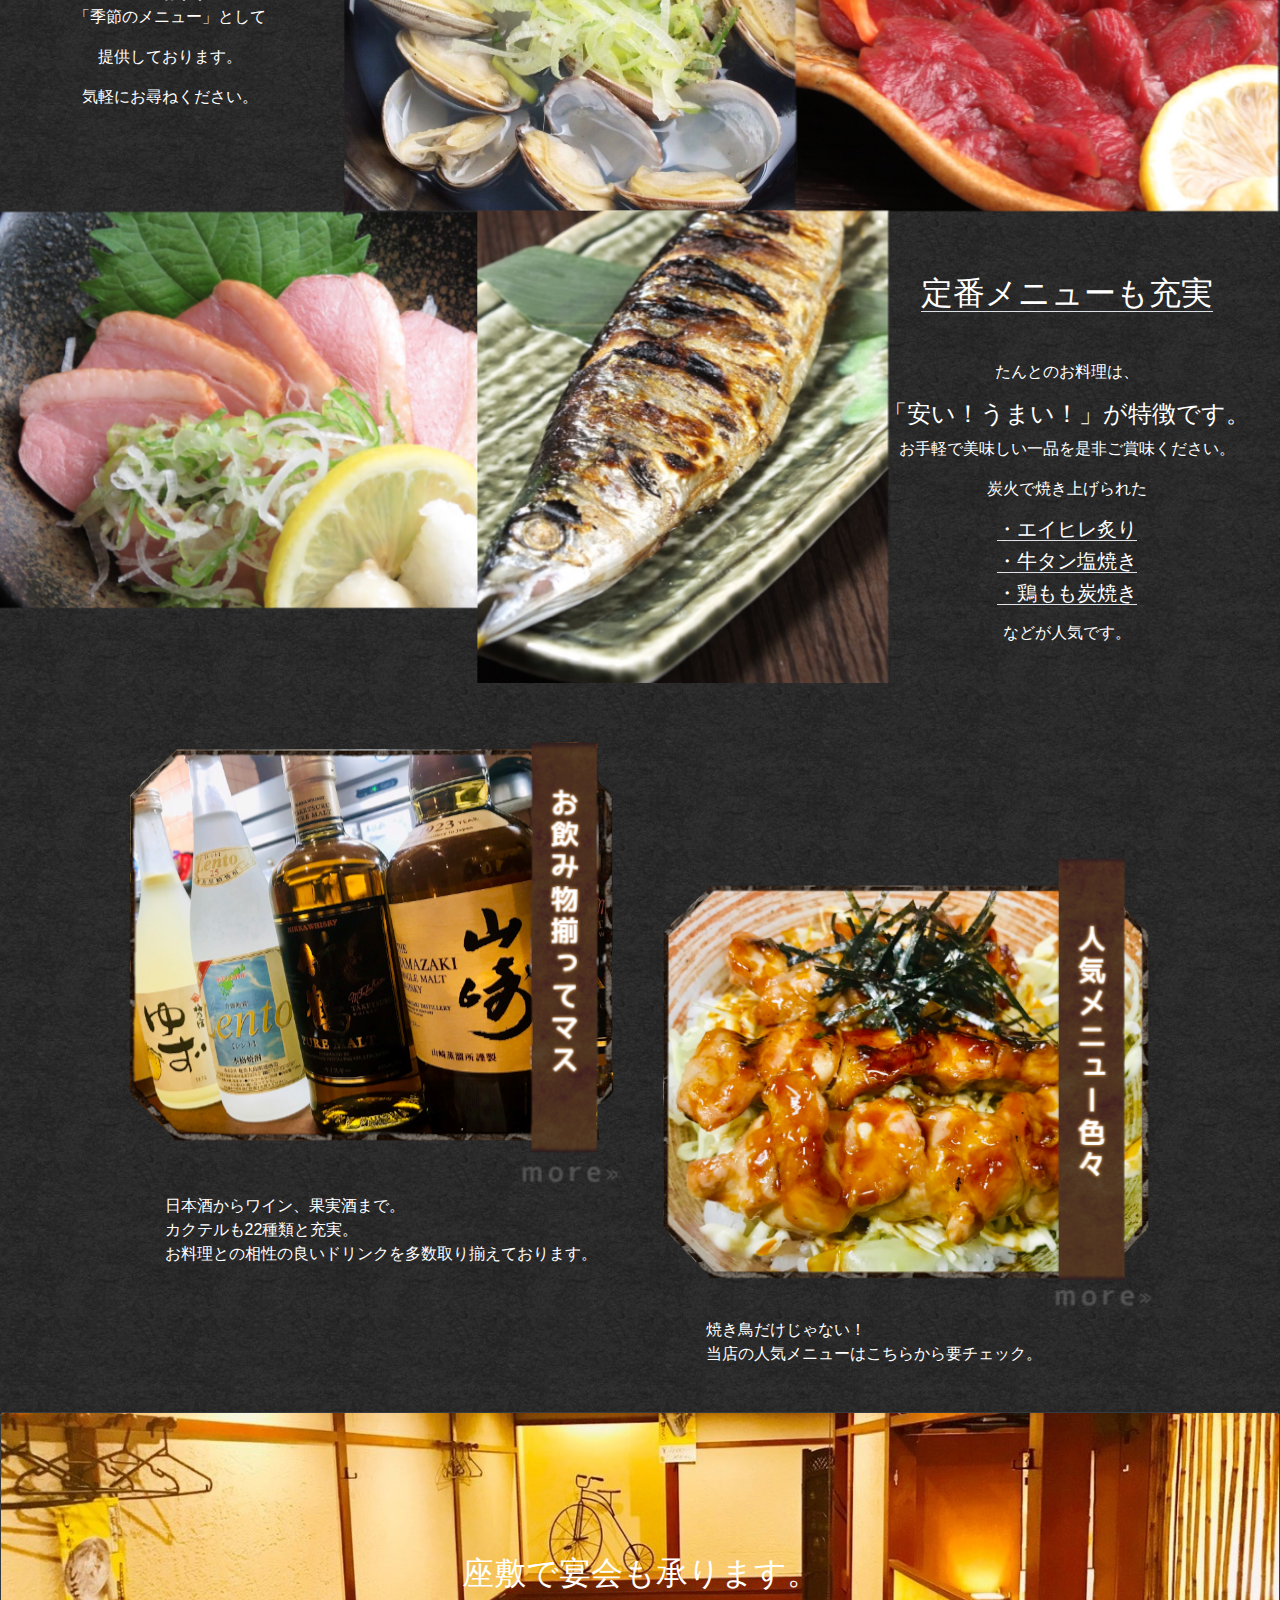
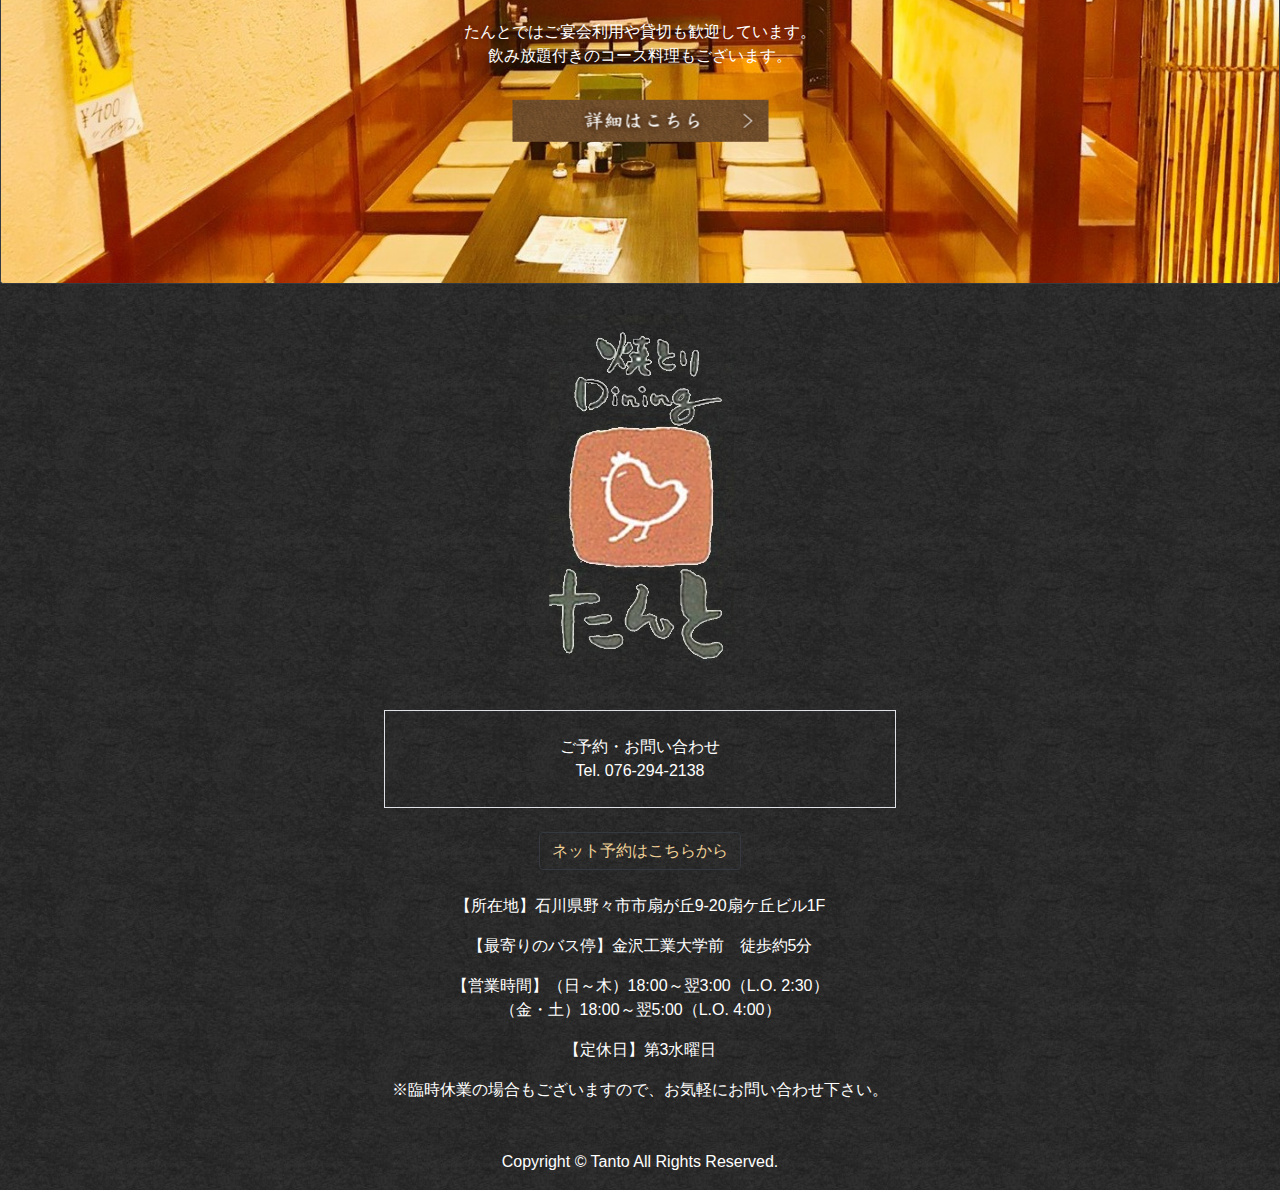
<file: sp/drink_menu.html>
<!doctype html>
<html lang="ja">

<head>
	<meta charset="utf-8">
	<meta name="viewport" content="width=device-width, initial-scale=1, shrink-to-fit=no">

	<!-- メタディスクリプションのテキストを記述（スマホ：50文字程度、PC：120文字程度） -->
	<meta name=”description” content=”野々市に位置する焼き鳥・居酒屋「焼き鳥ダイニング・たんと」のドリンクページです。炭火で丁寧に焼き上げる自慢の串焼きに合うお飲みのを多数ご用意しております。”>
	<meta http-equiv="X-UA-Compatible" content="IE=edge" />

	<link rel="stylesheet" href="../css/bootstrap.min.css">
	<link rel="stylesheet" href="../css/humbarger_menu.css">
	<link href="../fontawesome-free-5.9.0-web/css/all.css" rel="stylesheet"> <!--load all styles -->
	<link rel = "ショートカットアイコン"  href = "../favicon.ico"> <!-- ファビコン -->
	<link rel="canonical" href="http://tanto-nonoichi.main.jp/"><!-- PCページに評価を統一してもらう -->

	<title>焼き鳥 Dinning たんと | お飲み物</title><!-- タイトル -->

	<script src="../js/jquery-3.4.1.min.js"></script>
	<script src="../js/popper.min.js"></script>
	<script src="../js/bootstrap.min.js"></script>
	<script type="text/javascript" src="../js/userAgent.js"></script><!-- スマホページ振り分け.js -->
	<script>
		//共通パーツ読み込み
		$(function() {
		$("#header").load("header.html");
		$("#footer").load("footer.html");
		});
	</script>

	
	<style>/* css記述 */
    /*
    *{
        outline: 1px solid #ff0000;
    }
    */

    /*フォントの設定*/
	html {
		font-family: sans-serif;
		font-style: normal;
	}

	tr{
		border-bottom: 2px solid #CA9D38;
	}

	h3{
		background-color: #7B4815;
	}

    
    </style>
</head>

<body style="padding-top: 5rem"><!-- html記述 -->

<!--ヘッダー-->
<div id="header"></div>

<!--メイン-->
<main style="background-image:url(../images/background.jpg);">
	<div class="container-fluid text-center text-white">
		<h1 class="pt-4">ドリンク各種</h1>
		<p class="pt-3 pb-4">※価格は税別表示です。</p>
		
		<!-- ビール -->
		<div class="container-fluid mb-5">
			<h3 style="background-image:url(../images/mokume.jpg); background-repeat: repeat-x;">ビール</h3>
			<img src="../images/nama_biru.png" class="py-3" style="width: 300px;">

			<table class="table table-borderless text-white text-left">
				<tr><th>生小</th><th class="text-right">380円</th></tr>
				<tr><th>生中</th><th class="text-right">480円</th></tr>
				<tr><th>瓶ビール</th><th class="text-right">550円</th></tr>
				<tr><th>アサヒドライゼロ</th><th class="text-right">400円</th></tr>
			</table>
		</div>

		<!-- ウイスキー -->
		<div class="container-fluid mb-5">
			<h3 style="background-image:url(../images/mokume.jpg); background-repeat: repeat-x;">ウイスキー</h3><h4>各450円</h4>
			<img src="../images/haiboru.jpg" class="py-3" style="width: 300px;">

			<table class="table table-borderless text-white text-left">
				<tr><th>ハイボール</th><th class="text-right"></th></tr>
				<tr><th>コークハイボール</th><th class="text-right"></th></tr>
				<tr><th>ジンジャーハイボール</th><th class="text-right"></th></tr>
			</table>
		</div>


        <!-- サワー -->
		<div class="container-fluid mb-5">
			<h3 style="background-image:url(../images/mokume.jpg); background-repeat: repeat-x;">サワー</h3><h4>各390円</h4>
			<img src="../images/lemon_sawa.jpg" class="py-3" style="width: 300px;">

			<table class="table table-borderless text-white text-left">
				<tr><th>レモンサワー</th><th class="text-right"></th></tr>
				<tr><th>グレープフルーツサワー</th><th class="text-right"></th></tr>
				<tr><th>青りんごサワー</th><th class="text-right"></th></tr>
				<tr><th>カルピスサワー</th><th class="text-right"></th></tr>
				<tr><th>巨峰サワー</th><th class="text-right">など計10種</th></tr>
			</table>
		</div>

		<!-- カクテル -->
		<div class="container-fluid mb-5">
			<h3 style="background-image:url(../images/mokume.jpg); background-repeat: repeat-x;">カクテル</h3><h4>各450円</h4>
			<img src="../images/kasiore.jpg" class="py-3" style="width: 300px;">

			<table class="table table-borderless text-white text-left">
				<tr><th>ジントニック</th><th class="text-right"></th></tr>
				<tr><th>カシスオレンジ</th><th class="text-right"></th></tr>
				<tr><th>ファジーネーブル</th><th class="text-right"></th></tr>
				<tr><th>マンゴーオレンジ</th><th class="text-right"></th></tr>
				<tr><th>グリーンバナナミルク</th><th class="text-right">など計19種</th></tr>
			</table>
			<p>※ノンアルコールカクテルも９種類ご用意しております。</p>
		</div>

		<!-- 梅酒・果実酒 -->
		<div class="container-fluid mb-5">
			<h3 style="background-image:url(../images/mokume.jpg); background-repeat: repeat-x;">梅酒・果実酒</h3>
			<p>（ロック、水割り、ソーダ割、お湯割りからお選び下さい。）</p>
			<img src="../images/umesyu.jpg" class="py-3" style="width: 300px;">

			<table class="table table-borderless text-white text-left">
				<tr><th>濃厚梅酒</th><th class="text-right">450円</th></tr>
				<tr><th>あらごし梅酒</th><th class="text-right">480円</th></tr>
				<tr><th>蜂蜜梅酒</th><th class="text-right">480円</th></tr>
				<tr><th>加賀梅酒</th><th class="text-right">480円</th></tr>
				<tr><th>ゆず酒</th><th class="text-right">480円</th></tr>
				<tr><th>あらごし桃酒</th><th class="text-right">480円</th></tr>
			</table>
		</div>

		<!-- ワイン -->
		<div class="container-fluid mb-5">
			<h3 style="background-image:url(../images/mokume.jpg); background-repeat: repeat-x;">ワイン</h3>
			<img src="../images/wain.jpg" class="py-3" style="width: 300px;">

			<table class="table table-borderless text-white text-left">
					<tr><th>ジェンティモンハーフボトル<br>（赤・白）</th><th class="text-right"><br>1200円</th></tr>
			</table>
		</div>

		<!-- 焼酎 -->
		<div class="container-fluid mb-5">
			<h3 style="background-image:url(../images/mokume.jpg); background-repeat: repeat-x;">焼酎</h3>
			<p>（ロック、水割り、ソーダ割、お湯割りからお選び下さい。）</p>

			<img src="../images/akakirisima.jpg" class="py-3" style="width: 300px;">

			<table class="table table-borderless text-white text-left">
				<tr><th>黒霧島（芋）<br>ボトルキープ</th><th class="text-right">390円<br>2000円</th>
				<tr><th>赤霧島（芋)<br>ボトルキープ</th><th class="text-right">480円<br>4000円</th>
				<tr><th>山ねこ（芋）<br>ボトルキープ</th><th class="text-right">480円<br>3500円</th>
				<tr><th>いいちこ（麦）<br>ボトルキープ</th><th class="text-right">390円<br>1800円</th>
				<tr><th>一番札（麦）<br>ボトルキープ</th><th class="text-right">390円<br>1800円</th>
				<tr><th>鍛高譚たんたかたん（しそ）<br>ボトルキープ</th><th class="text-right">390円<br>2000円</th>
			</table>

			<p>※ボトルキープの期限は1か月です。</p>
		</div>


		<!-- 日本酒 -->
		<div class="container-fluid mb-5">
			<h3 style="background-image:url(../images/mokume.jpg); background-repeat: repeat-x;">日本酒</h3>
			<img src="../images/kuroobi.jpg" class="py-3" style="width: 300px;">

			<table class="table table-borderless text-white text-left">
				<tr><th>お銚子（小）</th><th class="text-right">350円</th></tr>
				<tr><th>お銚子（大）</th><th class="text-right">550円</th></tr>
				<tr><th>冷酒（立山、黒帯、加賀鳶）</th><th class="text-right">880円</th></tr>
			</table>
		</div>


		<!-- ソフトドリンク -->
		<div class="container-fluid mb-5">
			<h3 style="background-image:url(../images/mokume.jpg); background-repeat: repeat-x;">ソフトドリンク</h3><h4>各250円</h4>

				<table class="table table-borderless text-white text-left">
				<tr><th>ウーロン茶 / 緑茶</th><th class="text-right"></th></tr>
				<tr><th>コーラ</th><th class="text-right"></th></tr>
				<tr><th>ジンジャーエール</th><th class="text-right"></th></tr>
				<tr><th>トマトジュース</th><th class="text-right"></th></tr>
				<tr><th>カルピスウォーター</th><th class="text-right"></th></tr>
				<tr><th>100％オレンジジュース</th><th class="text-right"></th></tr>
				<tr><th>100％グレープフルーツジュース</th><th class="text-right"></th></tr>
				<tr><th>青りんごカルピス</th><th class="text-right"></th></tr>
				<tr><th>ヨーグルトドリンク</th><th class="text-right"></th></tr>
			</table>
		</div>
    </div>

<!-- フッター -->
<div id="footer"></div>

</main>

<script src="../js/humbarger_menu.js"></script>
<script src="../js/warp.js"></script>
</body>

</html>
</file>
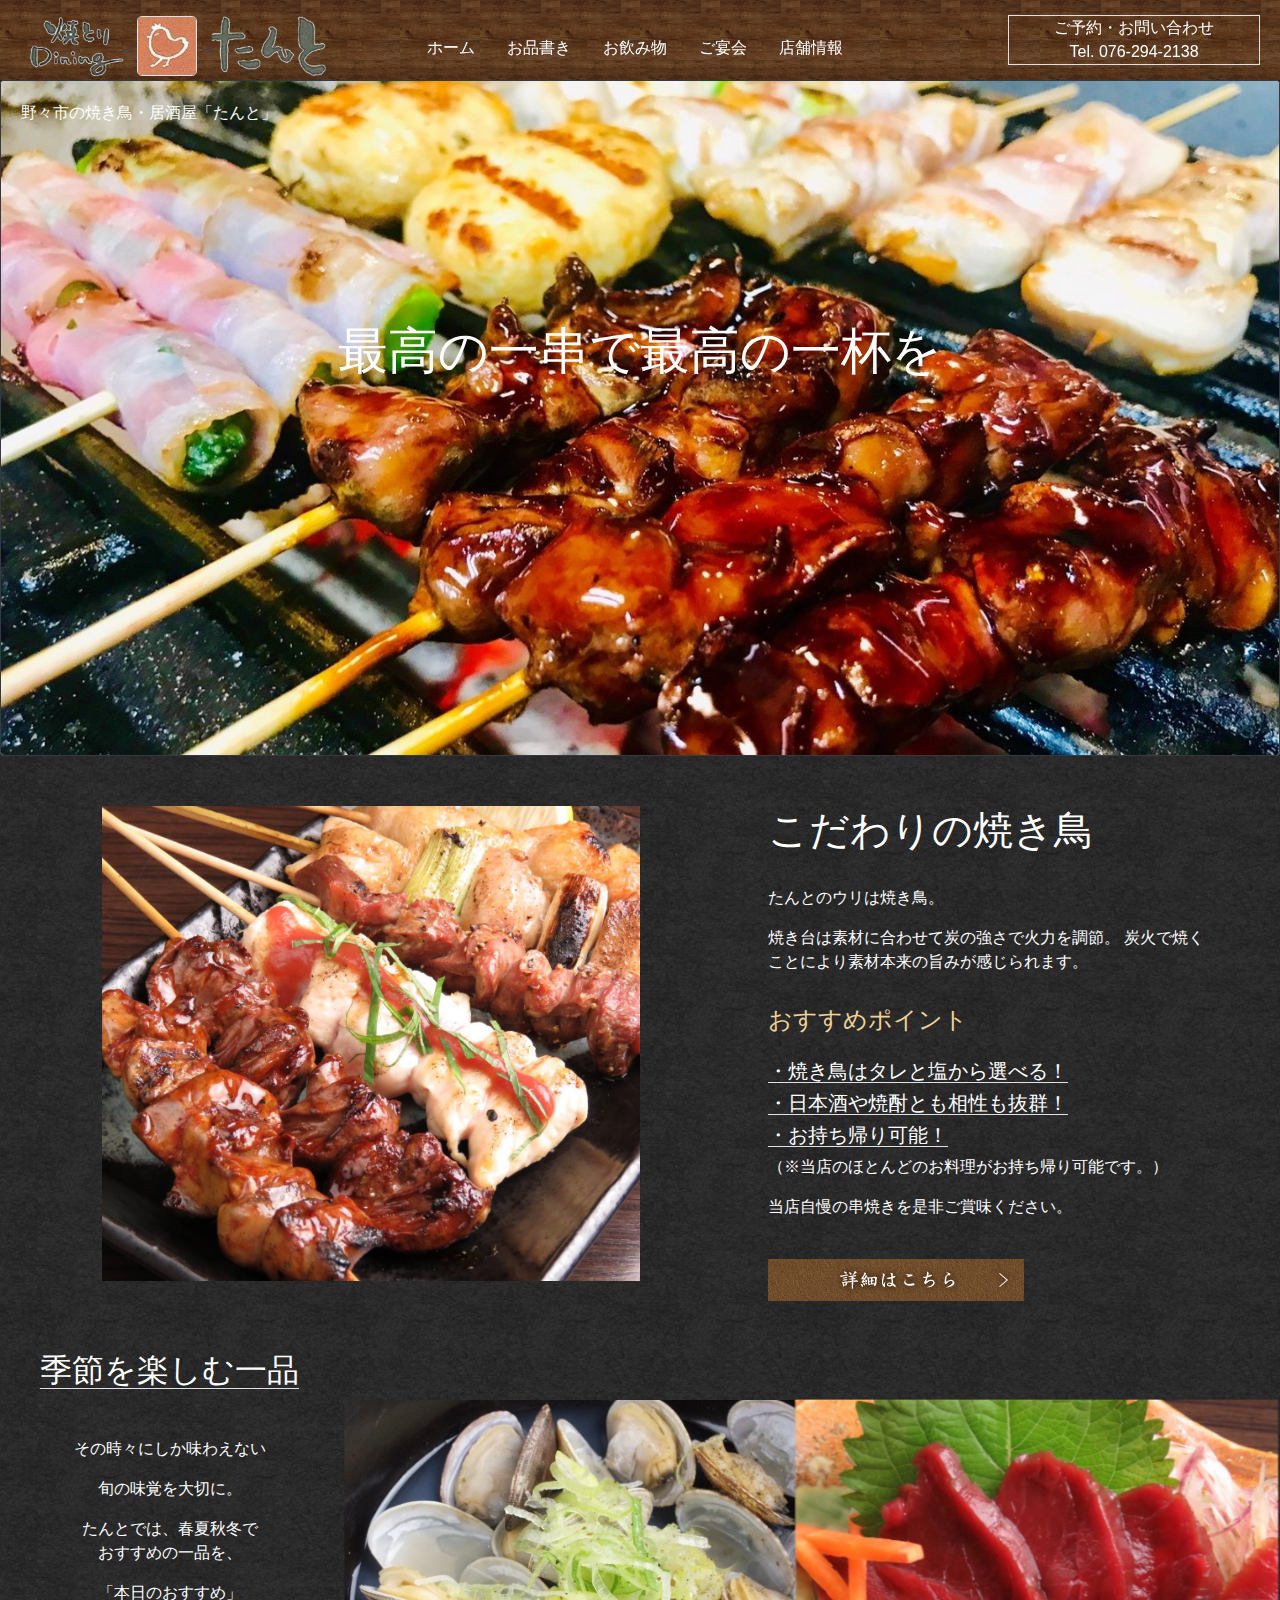
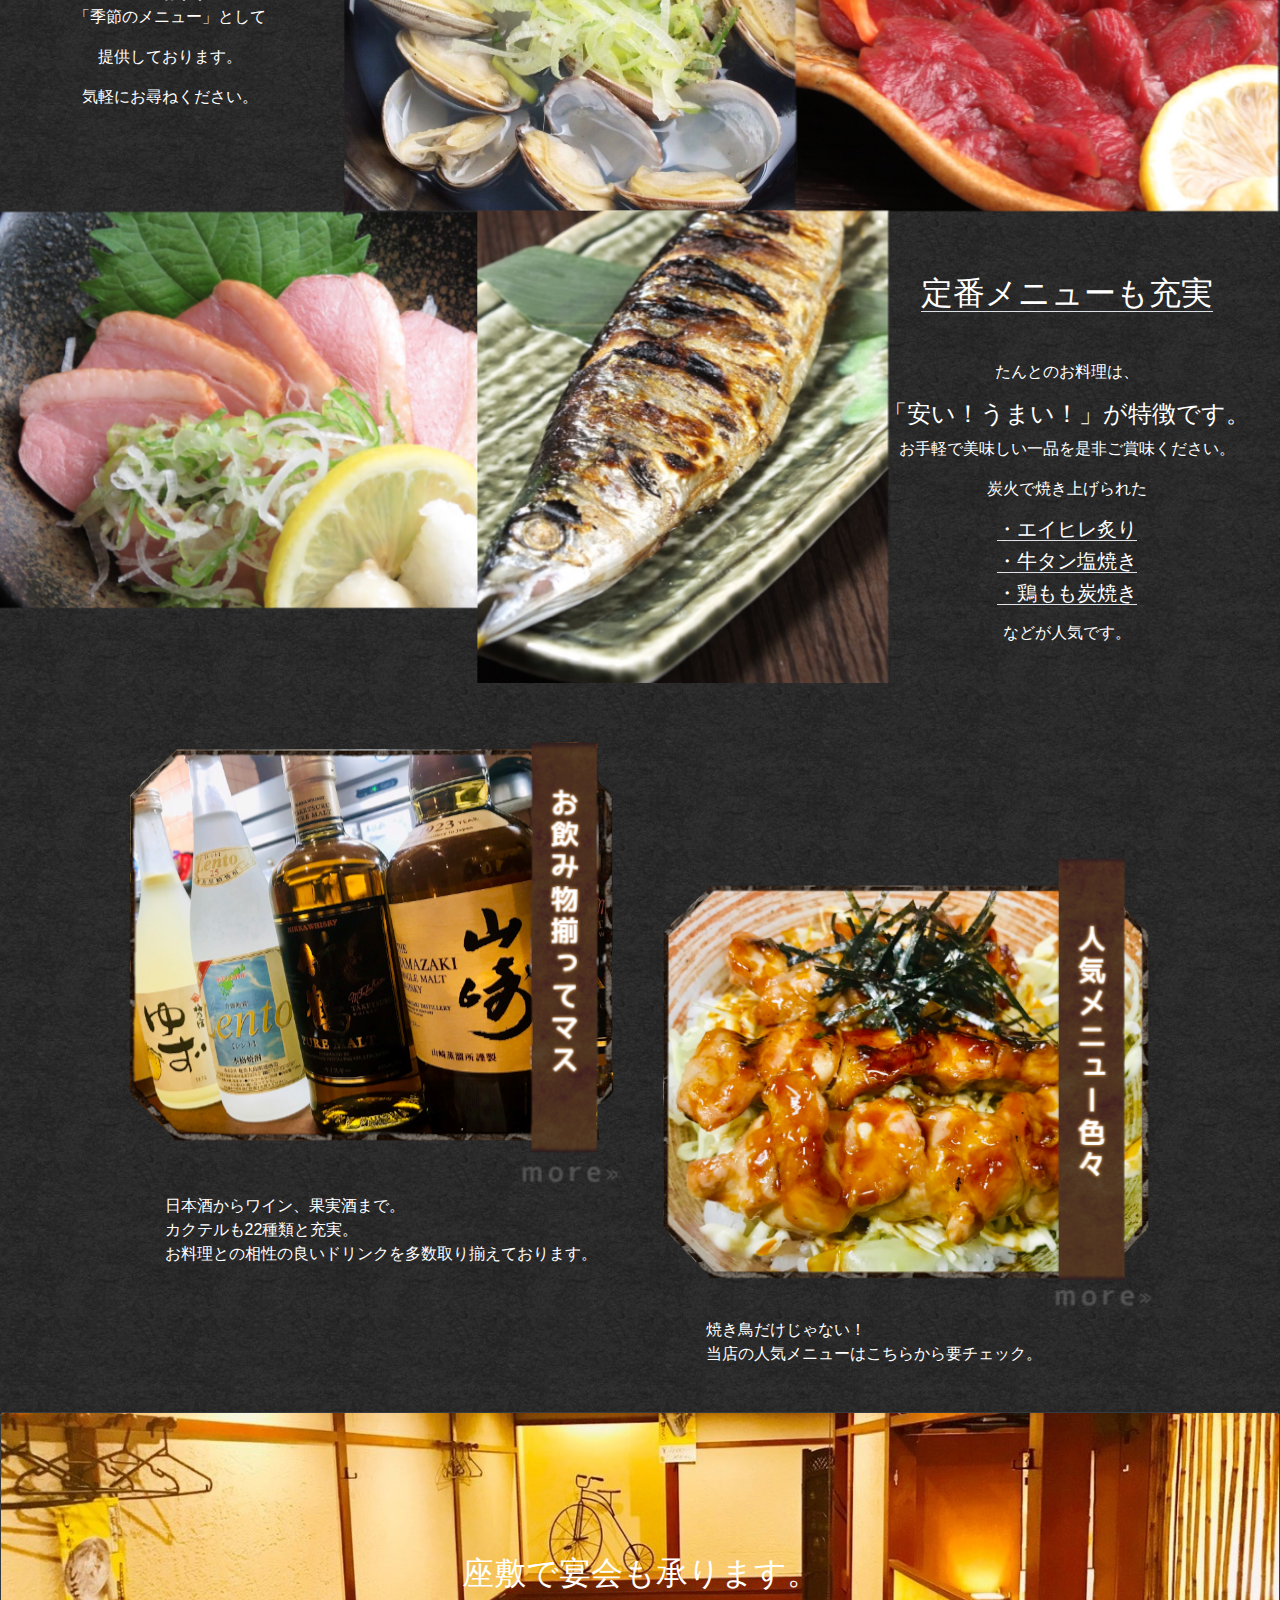
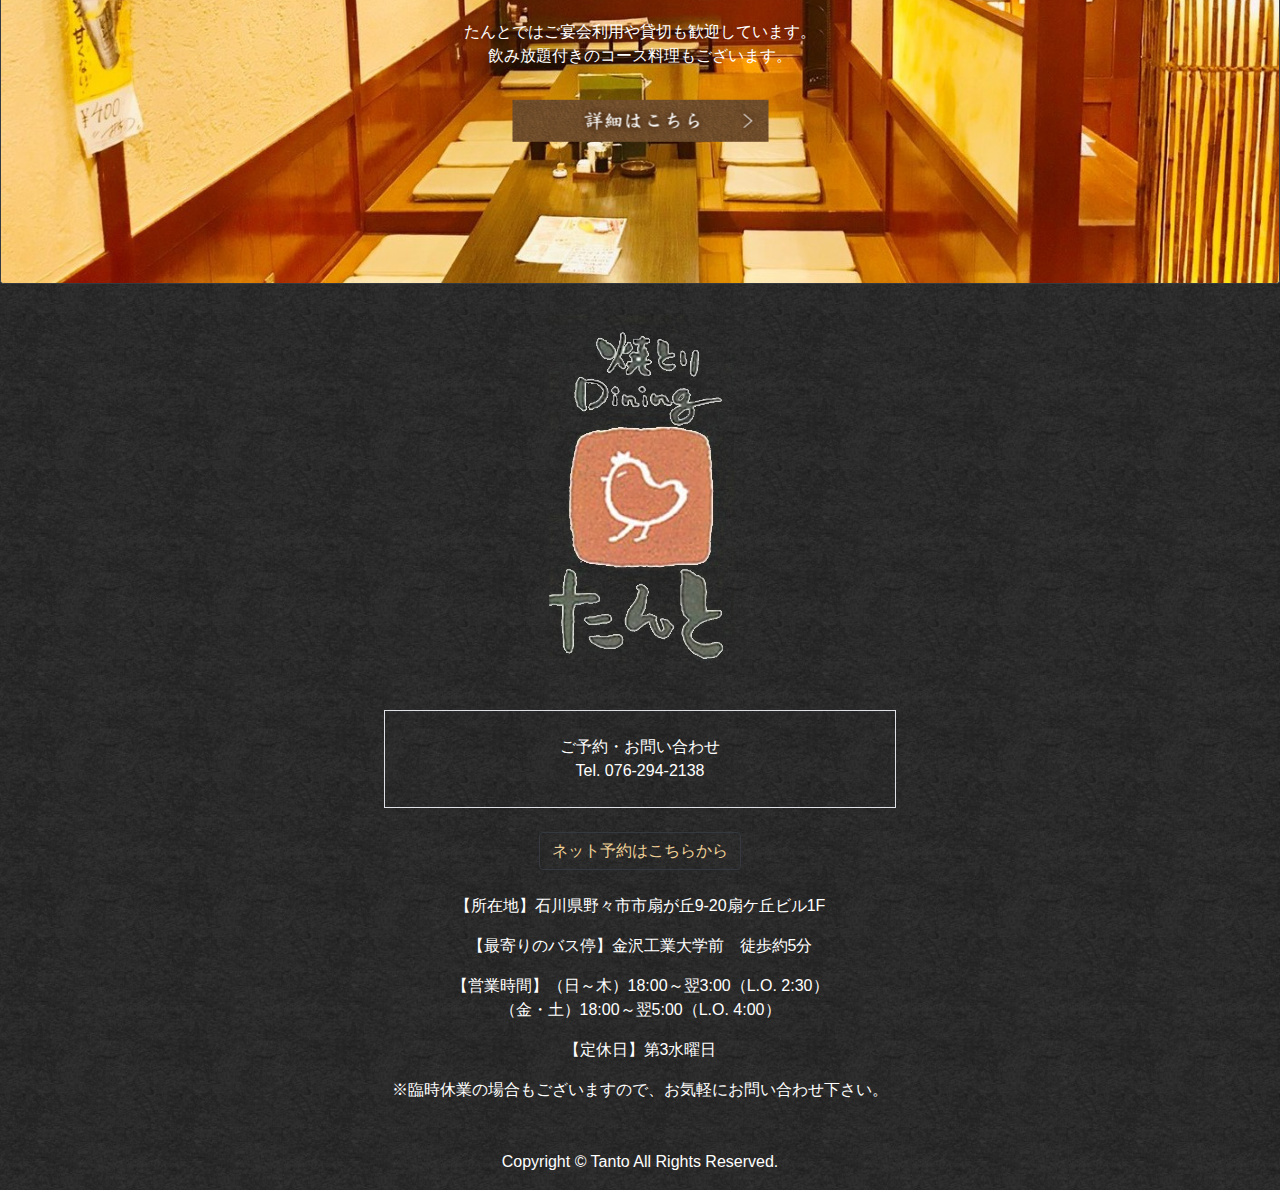
<file: sp/food_menu.html>
<!doctype html>
<html lang="ja">

<head>
	<meta charset="utf-8">
	<meta name="viewport" content="width=device-width, initial-scale=1, shrink-to-fit=no">

	<!-- メタディスクリプションのテキストを記述（スマホ：50文字程度、PC：120文字程度） -->
    <meta name=”description” content=”野々市に位置する焼き鳥・居酒屋「焼き鳥ダイニング・たんと」のフードページです。当店は串焼きだけではありません。その時々にしか味わえない旬の逸品料理を楽しむことができます。また多数のお料理をテイクアウトすることも可能です。”>
    <meta http-equiv="X-UA-Compatible" content="IE=edge" />

	<link rel="stylesheet" href="../css/bootstrap.min.css">
    <link rel="stylesheet" href="../css/humbarger_menu.css">
    <link href="../fontawesome-free-5.9.0-web/css/all.css" rel="stylesheet"> <!--load all styles -->
    <link rel = "ショートカットアイコン"  href = "../favicon.ico"> <!-- ファビコン -->
    <link rel="canonical" href="http://tanto-nonoichi.main.jp/"><!-- PCページに評価を統一してもらう -->

    <title>焼き鳥 Dinning たんと | お品書き</title><!-- タイトル -->

    <script src="../js/jquery-3.4.1.min.js"></script>
    <script src="../js/popper.min.js"></script>
    <script src="../js/bootstrap.min.js"></script>
    <script type="text/javascript" src="../js/userAgent.js"></script><!-- スマホページ振り分け.js -->
    <script>
        //共通パーツ読み込み
        $(function() {
        $("#header").load("header.html");
        $("#footer").load("footer.html");
        });
    </script>


	<style>/* css記述 */
    /*
    *{
        outline: 1px solid #ff0000;
    }
    */

    /*フォントの設定*/
	html {
		font-family: sans-serif;
		font-style: normal;
	}

	tr{
		border-bottom: 2px solid #CA9D38;
	}

    h3{
		background-color: #7B4815;
	}

    
    </style>
</head>

<body style="padding-top: 5rem" style="background-image:url(../images/background.jpg);"><!-- html記述 -->

<!--ヘッダー-->
<div id="header"></div>

<!--メイン-->
<main style="background-image:url(../images/background.jpg);">
	<div class="container-fluid text-center text-white">
        <h1 class="pt-4">定番料理</h1>
        
        <div id="kusiyaki" class="pt-3 pb-4">
            <p>※価格は税別表示です。</p>
            <p>※メニューは一部抜粋です。</p>
        </div>
		
		<!-- 串焼き -->
		<div class="container-fluid pb-5">
            <h3 style="background-image:url(../images/mokume.jpg); background-repeat: repeat-x;">串焼き</h3>
            <p>(1本から)</p>

			<img src="../images/yakitori.jpg" class="py-3" style="width: 300px;">

			<table class="table table-borderless text-white text-left">
				<tr><th>若とり</th><th class="text-right">120円</th></tr>
				<tr><th>ねぎま</th><th class="text-right">120円</th></tr>
                <tr><th>ぼんじり</th><th class="text-right">130円</th></tr>
				<tr><th>ハツ</th><th class="text-right">130円</th></tr>
                <tr><th>ハツ元</th><th class="text-right">130円</th></tr>
                <tr><th>砂肝</th><th class="text-right">130円</th></tr>
                <tr><th>レバー</th><th class="text-right">130円</th></tr>
                <tr><th>ささ身(梅・わさび)</th><th class="text-right">130円</th></tr>
                <tr><th>ささ身(チーズ)</th><th class="text-right">140円</th></tr>

                <tr><th>とり皮</th><th class="text-right">100円</th></tr>
                <tr><th>つくね</th><th class="text-right">140円</th></tr>
                <tr><th>チーズつくね</th><th class="text-right">150円</th></tr>
                <tr><th>やげんなんこつ</th><th class="text-right">140円</th></tr>
                <tr><th>豚シロ</th><th class="text-right">130円</th></tr>
                <tr><th>豚バラ</th><th class="text-right">130円</th></tr>
                <tr><th>イベリコ豚ソーセージ</th><th class="text-right">250円</th></tr>

                <tr><th>しいたけ</th><th class="text-right">150円</th></tr>
                <tr><th>白ネギ</th><th class="text-right">120円</th></tr>
                <tr><th>エリンギ</th><th class="text-right">140円</th></tr>
                <tr><th>にんにく</th><th class="text-right">100円</th></tr>
                <tr><th>アスパラベーコン巻</th><th class="text-right">180円</th></tr>
                <tr><th>もちベーコン巻</th><th class="text-right">150円</th></tr>
                <tr><th>（おろし/チーズ）ハンバーグ串</th><th class="text-right">150円</th></tr>
			</table>
        </div>
        

        <!-- 炭火焼 -->
		<div class="container-fluid pb-5">
            <h3 style="background-image:url(../images/mokume.jpg); background-repeat: repeat-x;">炭火焼</h3>

            <img src="../images/seseri.jpg" class="py-3" style="width: 300px;">

            <table class="table table-borderless text-white text-left">
                <tr><th>せせり塩焼</th><th class="text-right">480円</th></tr>
                <tr><th>とりもも炭火焼</th><th class="text-right">680円</th></tr>
                <tr><th>いか醤油焼</th><th class="text-right">580円</th></tr>
                <tr><th>牛タン塩焼</th><th class="text-right">780円</th></tr>
                <tr><th>えいひれ炙り</th><th class="text-right">480円</th></tr>
                <tr><th>豚足</th><th class="text-right">380円</th></tr>
            </table>
        </div>


        <!-- 揚げ物 -->
		<div class="container-fluid pb-5">
            <h3 style="background-image:url(../images/mokume.jpg); background-repeat: repeat-x;">揚げ物</h3>

            <img src="../images/wakakara.jpg" class="py-3" style="width: 300px;">

            <table class="table table-borderless text-white text-left">
                <tr><th>タルタルチキン</th><th class="text-right">480円</th></tr>
                <tr><th>さくさくポテトフライ</th><th class="text-right">380円</th></tr>
                <tr><th>山芋唐揚</th><th class="text-right">380円</th></tr>
                <tr><th>串カツ（1本）</th><th class="text-right">130円</th></tr>
                <tr><th>若とり唐揚</th><th class="text-right">480円</th></tr>
                <tr><th>なんこつ唐揚</th><th class="text-right">380円</th></tr>
                <tr><th>鶏皮ギョーザ</th><th class="text-right">380円</th></tr>
                <tr><th>手羽先唐揚</th><th class="text-right">480円</th></tr>
                <tr><th>もちポテトチーズ（２こ）</th><th class="text-right">380円</th></tr>
            </table>
        </div>

        <!-- 逸品 -->
		<div class="container-fluid pb-5">
            <h3 style="background-image:url(../images/mokume.jpg); background-repeat: repeat-x;">逸品</h3>

            <img src="../images/kaiwasa.jpg" class="py-3" style="width: 300px;">

            <table class="table table-borderless text-white text-left">
                <tr><th>貝わさび和え</th><th class="text-right">430円</th></tr>
                <tr><th>とろとろ豚角煮</th><th class="text-right">580円</th></tr>
                <tr><th>サーモンカルパッチョ</th><th class="text-right">580円</th></tr>
                <tr><th>トリユッケ</th><th class="text-right">480円</th></tr>
                <tr><th>じゃが芋バター</th><th class="text-right">380円</th></tr>
                <tr><th>漬物盛り合せ</th><th class="text-right">400円</th></tr>
                <tr><th>えだ豆</th><th class="text-right">280円</th></tr>
                <tr><th>だし巻玉子</th><th class="text-right">480円</th></tr>
                <tr><th>白菜キムチ</th><th class="text-right">280円</th></tr>
                <tr><th>チャンジャ</th><th class="text-right">380円</th></tr>
                <tr><th>とりポン</th><th class="text-right">380円</th></tr>
                <tr><th>なすミートグラタン</th><th class="text-right">480円</th></tr>
                <tr><th>砂肝ラー油ポン酢</th><th class="text-right">380円</th></tr>
            </table>
        </div>


        <!-- サラダ -->
		<div class="container-fluid pb-5">
            <h3 style="background-image:url(../images/mokume.jpg); background-repeat: repeat-x;">サラダ</h3>

            <img src="../images/parisa.jpg" class="py-3" style="width: 300px;">

            <table class="table table-borderless text-white text-left">
                <tr><th>パリパリサラダ</th><th class="text-right">480円</th></tr>
                <tr><th>和風タルタルサラダ</th><th class="text-right">480円</th></tr>
                <tr><th>シーザーサラダ</th><th class="text-right">480円</th></tr>
            </table>
        </div>


        <!-- 〆に -->
		<div class="container-fluid pb-5">
            <h3 style="background-image:url(../images/mokume.jpg); background-repeat: repeat-x;">〆に</h3>

            <img src="../images/onigiri.jpg" class="py-3" style="width: 300px;">

            <table class="table table-borderless text-white text-left">
                <tr><th>炭火焼おにぎり（２こ）</th><th class="text-right">280円</th></tr>
                <tr><th>石焼そばめし</th><th class="text-right">580円</th></tr>
                <tr><th>石焼ビビンバ</th><th class="text-right">580円</th></tr>
                <tr><th>たんとの焼鳥丼</th><th class="text-right">540円</th></tr>
                <tr><th>お茶漬（鮭・梅）</th><th class="text-right">380円</th></tr>
                <tr><th>石焼しょうゆバターごはん</th><th class="text-right">480円</th></tr>
                <tr><th>ラーメン</th><th class="text-right">580円</th></tr>
            </table>
        </div>


		<!-- デザート -->
		<div class="container-fluid pb-5">
            <h3 style="background-image:url(../images/mokume.jpg); background-repeat: repeat-x;">デザート</h3>

            <img src="../images/wafuru.jpg" class="py-3" style="width: 300px;">

            <table class="table table-borderless text-white text-left">
                <tr><th>ワッフルアイス添え</th><th class="text-right">380円</th></tr>
                <tr><th>アイスクリーム</th><th class="text-right">280円</th></tr>
                <tr><th>白玉まっ茶アイス</th><th class="text-right">380円</th></tr>
                <tr><th>チーズケーキアイス添え</th><th class="text-right">380円</th></tr>
                <tr><th>プチチョコパフェ</th><th class="text-right">380円</th></tr>
                <tr><th>コーヒーゼリーアイス添え</th><th class="text-right">380円</th></tr>
            </table>

            <p class="mt-4">※その他にも、多数メニューを取り揃えております</p>
        </div>

    </div>

<!-- フッター -->
<div id="footer"></div>

</main>  

<script src="../js/humbarger_menu.js"></script>
<script src="../js/warp.js"></script>
</body>
</html>
</file>
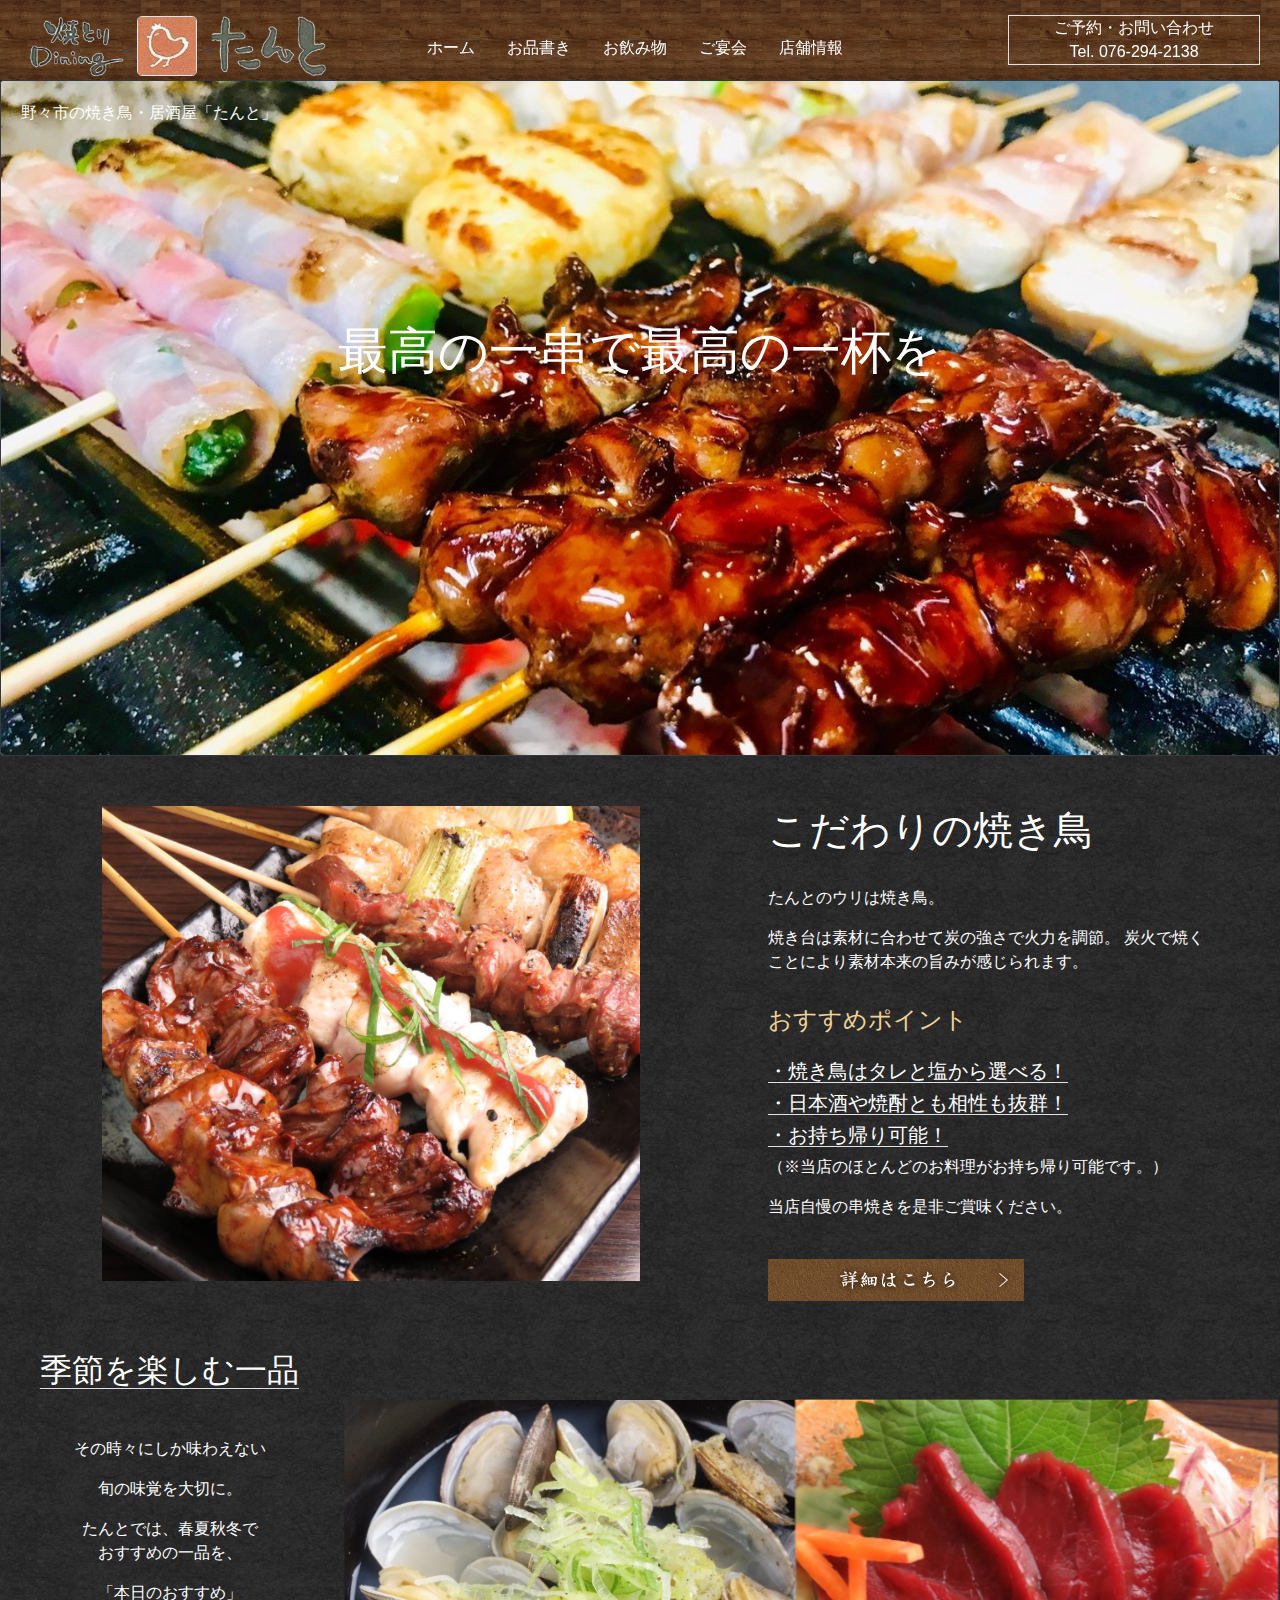
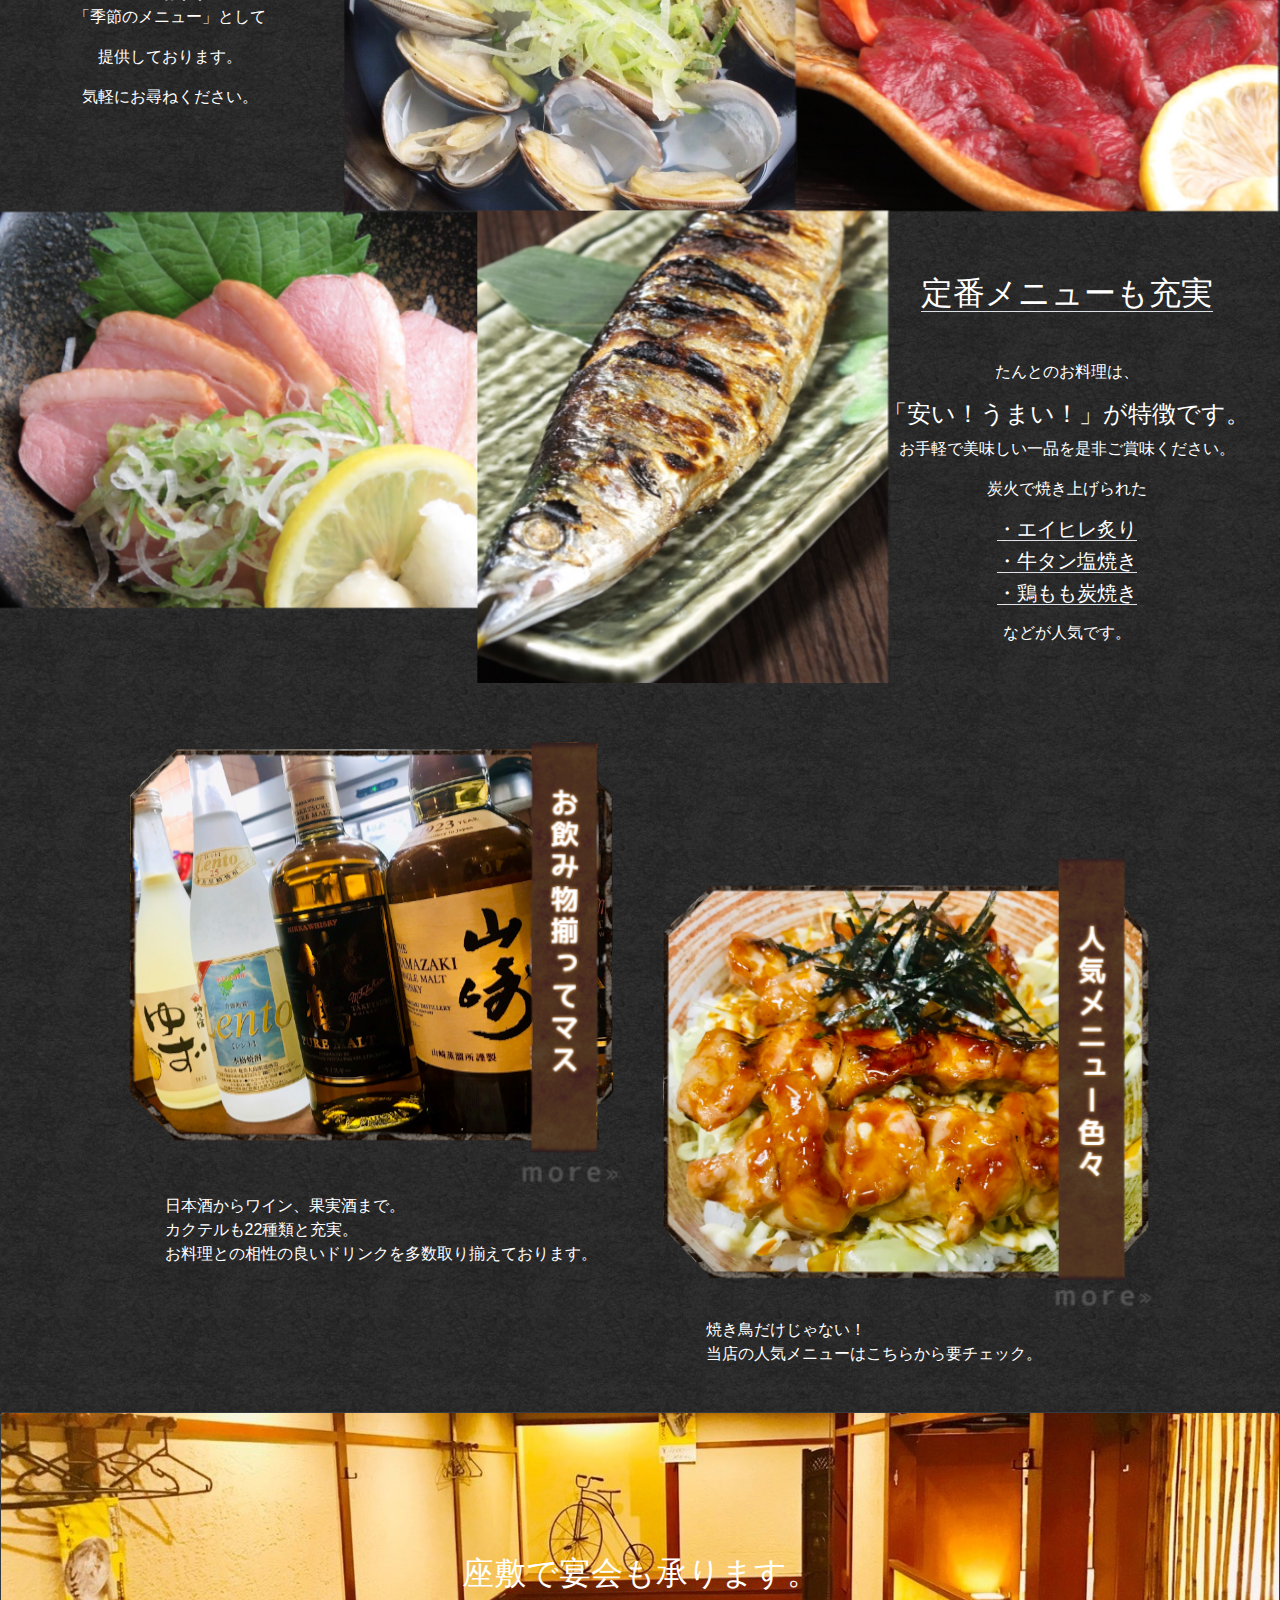
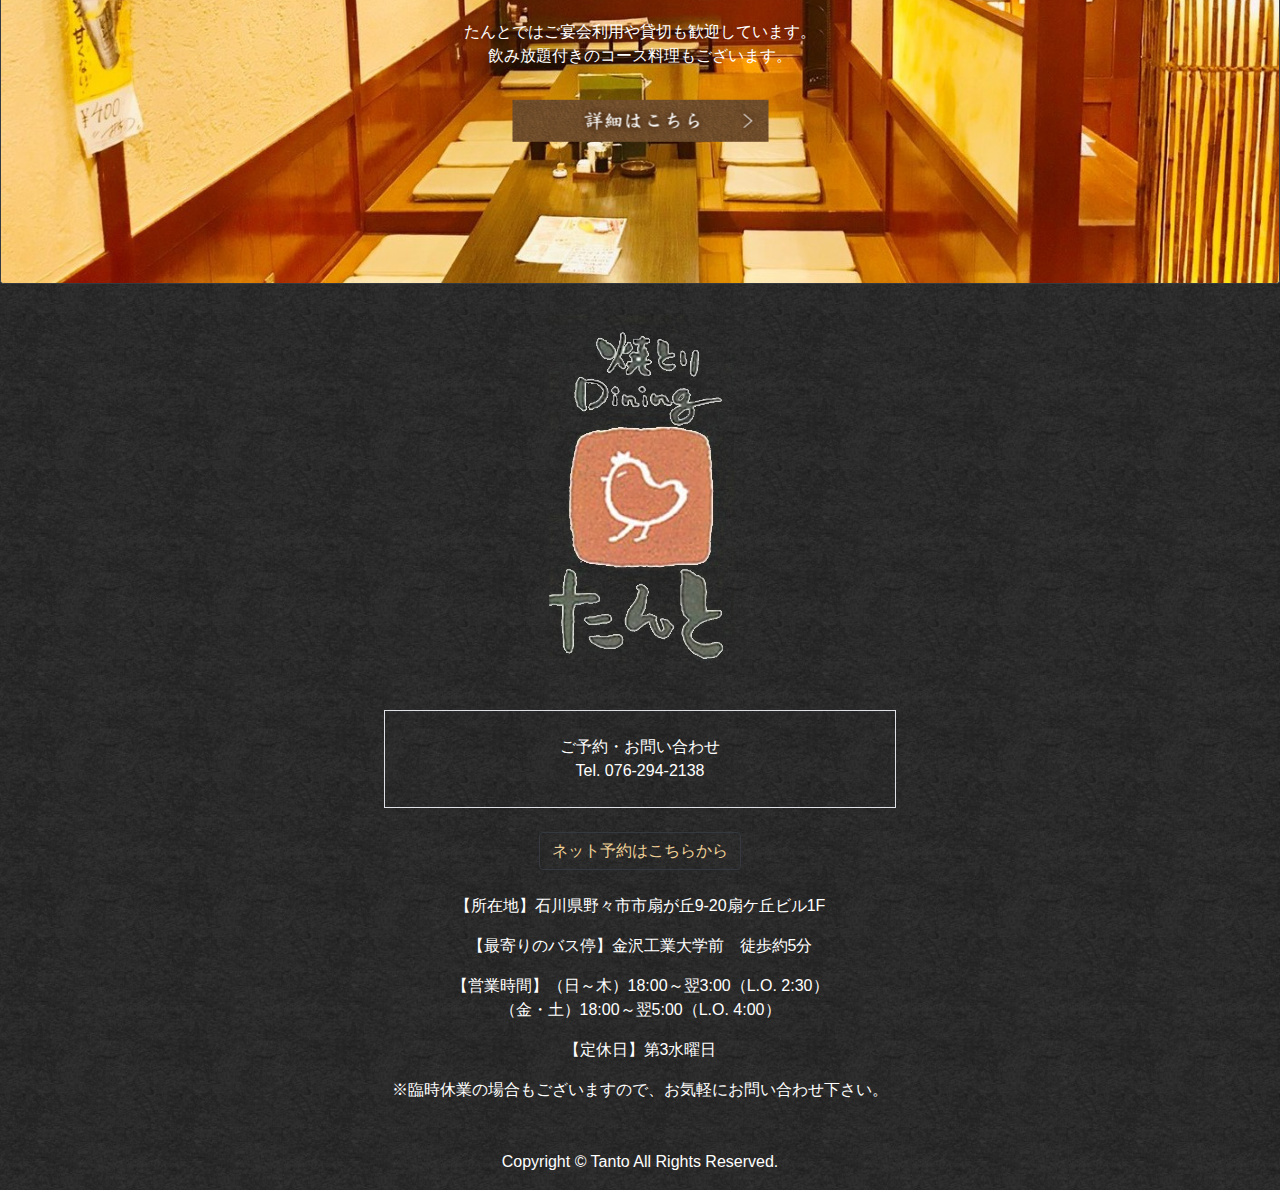
<file: sp/party.html>
<!doctype html>
<html lang="ja">

<head>
    <meta charset="utf-8">
    <meta name="viewport" content="width=device-width, initial-scale=1, shrink-to-fit=no">

    <!-- メタディスクリプションのテキストを記述（スマホ：50文字程度、PC：120文字程度） -->
    <meta name=”description” content=”野々市に位置する焼き鳥・居酒屋「焼き鳥ダイニング・たんと」の宴会ページです。たんとではご宴会利用や貸切も歓迎しています。また、飲み放題付きのコース料理もございます。”>
    <meta http-equiv="X-UA-Compatible" content="IE=edge" />

    <link rel="stylesheet" href="../css/bootstrap.min.css">
    <link rel="stylesheet" href="../css/humbarger_menu.css">
    <link href="../fontawesome-free-5.9.0-web/css/all.css" rel="stylesheet"> <!--load all styles -->
    <link rel = "ショートカットアイコン"  href = "../favicon.ico"> <!-- ファビコン -->
    <link rel="canonical" href="http://tanto-nonoichi.main.jp/"><!-- PCページに評価を統一してもらう -->

    <title>焼き鳥 Dinning たんと | ご宴会</title><!-- タイトル -->

    <script src="../js/jquery-3.4.1.min.js"></script>
    <script src="../js/popper.min.js"></script>
    <script src="../js/bootstrap.min.js"></script>
    <script type="text/javascript" src="../js/userAgent.js"></script><!-- スマホページ振り分け.js -->
    <script>
		//共通パーツ読み込み
		$(function() {
		$("#header").load("header.html");
		$("#footer").load("footer.html");
		});
	</script>


    <style>/* css記述 */
    /*
    *{
        outline: 1px solid #ff0000;
    }
    */

	/*フォントの設定*/
	html {
		font-family: sans-serif;
		font-style: normal;
	}
    
    </style>
</head>

<body style="padding-top: 5rem"><!-- html記述 -->

<!--ヘッダー-->
<div id="header"></div>
    
<!--メイン-->
<main style="background-image:url(../images/background.jpg);">

    <!-- メイン画像 -->
	<div class="card border-dark">
		<img class="card-img container-fluid p-0" src="../images/enkai_responsive.jpg" alt="">
		<div class="card-img-overlay row align-items-center m-0">
			<h1 class="text-center text-white col">宴会</h1>
        </div>
    </div>

    <!--　お手軽コース-->
    <div class="container text-white py-3">
        <h1 class="text-center py-3">たんと<br>おすすめコース</h1>

        <img src="../images/all_foods.jpg" class="img-fluid mx-auto d-block">

        <div class="text-center row pt-4" style="border-bottom: 2px solid #515151;">
            <div class="col">
                <h4 style="color: #F0D298;">お手軽コース</h4>
                <p>飲み放題　90分付き</p>
                <h4 class="pb-3">お一人様　<b>3,300円</b> (税込み)</h4>
                <P class="border">コース内容（10品）</P> 
                <!-- table -->
                <table class="table text-white text-left">
                    <tr><th>・枝豆</th></tr>
                    <tr><th>・たたききゅうり</th></tr>
                    <tr><th>・本日のサラダ</th></tr>
                    <tr><th>・焼き物3種（例：若どり、ソーセージ、ささみ）</th></tr>
                    <tr><th>・揚げ物3種（例：とり唐揚げ、ポテトフライ、なんこつ唐揚げ）</th></tr>
                    <tr><th>・アイスクリームor焼きおにぎり</th></tr>
                </table>
            </div>    
        </div>
        
      <!-- たんとコース -->
        <div class="text-center row pt-4" style="border-bottom: 2px solid #515151;">
            <div class="col">
                <h4 style="color: #F0D298;">たんとコース</h4>
                <p>飲み放題　90分付き</p>
                <h4 class="pb-3">お一人様　<b>3,500円</b> (税込み)</h4>
                <P class="border">コース内容（11品）</P>
                <!-- table -->
                <table class="table text-white text-left">
                    <tr><th>・枝豆</th></tr>
                    <tr><th>・たたききゅうり</th></tr>
                    <tr><th>・本日のサラダ</th></tr>
                    <tr><th>・焼き物3種（例：若どり、ソーセージ、ささみ）</th></tr>
                    <tr><th>・揚げ物3種（例：とり唐揚げ、ポテトフライ、なんこつ唐揚げ）</th></tr>
                    <tr><th>・サーモンカルパッチョor牛ロース炒め</th></tr>
                    <tr><th>・アイスクリームor焼きおにぎり</th></tr>
                </table>
            </div>
        </div>

        <!-- 満腹コース -->
        <div class="text-center row pt-4" style="border-bottom: 2px solid #515151;">
            <div class="col">
                <h4 style="color: #F0D298;">満腹コース</h4>
                <p>飲み放題　90分付き</p>
                <h4 class="pb-3">お一人様　<b>4,000円</b> (税込み)</h4>
                <P class="border">コース内容（12品）</P>
                <!-- table -->
                <table class="table text-white text-left">
                    <tr><th>・枝豆</th></tr>
                    <tr><th>・たたききゅうり</th></tr>
                    <tr><th>・本日のサラダ</th></tr>
                    <tr><th>・焼き物3種（例：若どり、ソーセージ、ささみ）</th></tr>
                    <tr><th>・揚げ物3種（例：とり唐揚げ、ポテトフライ、なんこつ唐揚げ）</th></tr>
                    <tr><th>・サーモンカルパッチョ</th></tr>
                    <tr><th>・牛ロース炒め</th></tr>
                    <tr><th>・アイスクリームor焼きおにぎり</th></tr>
                </table>
            </div>
        </div>
    </div>


    <!-- 飲み放題メニュー -->
    <div class="container text-white text-center">
        <h1 class="py-3">飲み放題メニュー</h1>
        <h5>飲み放題付（90分・2時間制）<br>
                ※追加料金で延長できます</h5>

        <div class="d-flex">
            <ul class="text-left">
                <li>アサヒスーパードライ</li>
                <li>ハイボール各種</li>
                <li>チューハイ各種</li>
                <li>焼酎（麦・芋）</li>
                <li>カクテル（カシス・ピーチ・ライチ）</li>
                <li>日本酒（大・小）</li>
                <li>梅酒（ロック・ソーダ）</li>
                <li>ソフトドリンク各種</li>
            </ul>
        </div>
    </div>

    <!-- 店内のご案内 -->
    <div class="container-fluid text-white text-center p-5">
        <h1>店内のご案内</h1>
        <div class="py-4">
            <img src="../images/counter.png" class="img-fluid">
            <p>【気楽に立ち寄れるカウンター全9席】お仕事帰りに2杯、3杯…と店長オススメの逸品料理とご一緒にどうですか。</p>
        </div>

        <!-- 強制改行 -->
        <div class="w-100"></div>

        <div>
            <img src="../images/zasiki.png" class="img-fluid">
            <p>【広々としたお座敷席（6名掛けテーブル×3）と掘りごたつ制（6名掛けテーブル×1、4人掛けテーブル×1）】お座敷席、掘りごたつ席合わせた最大40名までの宴会利用OK！<br>
            忘年会、新年会、女子会等各種宴会にどうぞお使いください。</p>
        </div>
    </div>
</main>

<!-- フッター -->
<div id="footer"></div>

<script src="../js/humbarger_menu.js"></script>
<script src="../js/warp.js"></script>
</body>

</html>
</file>
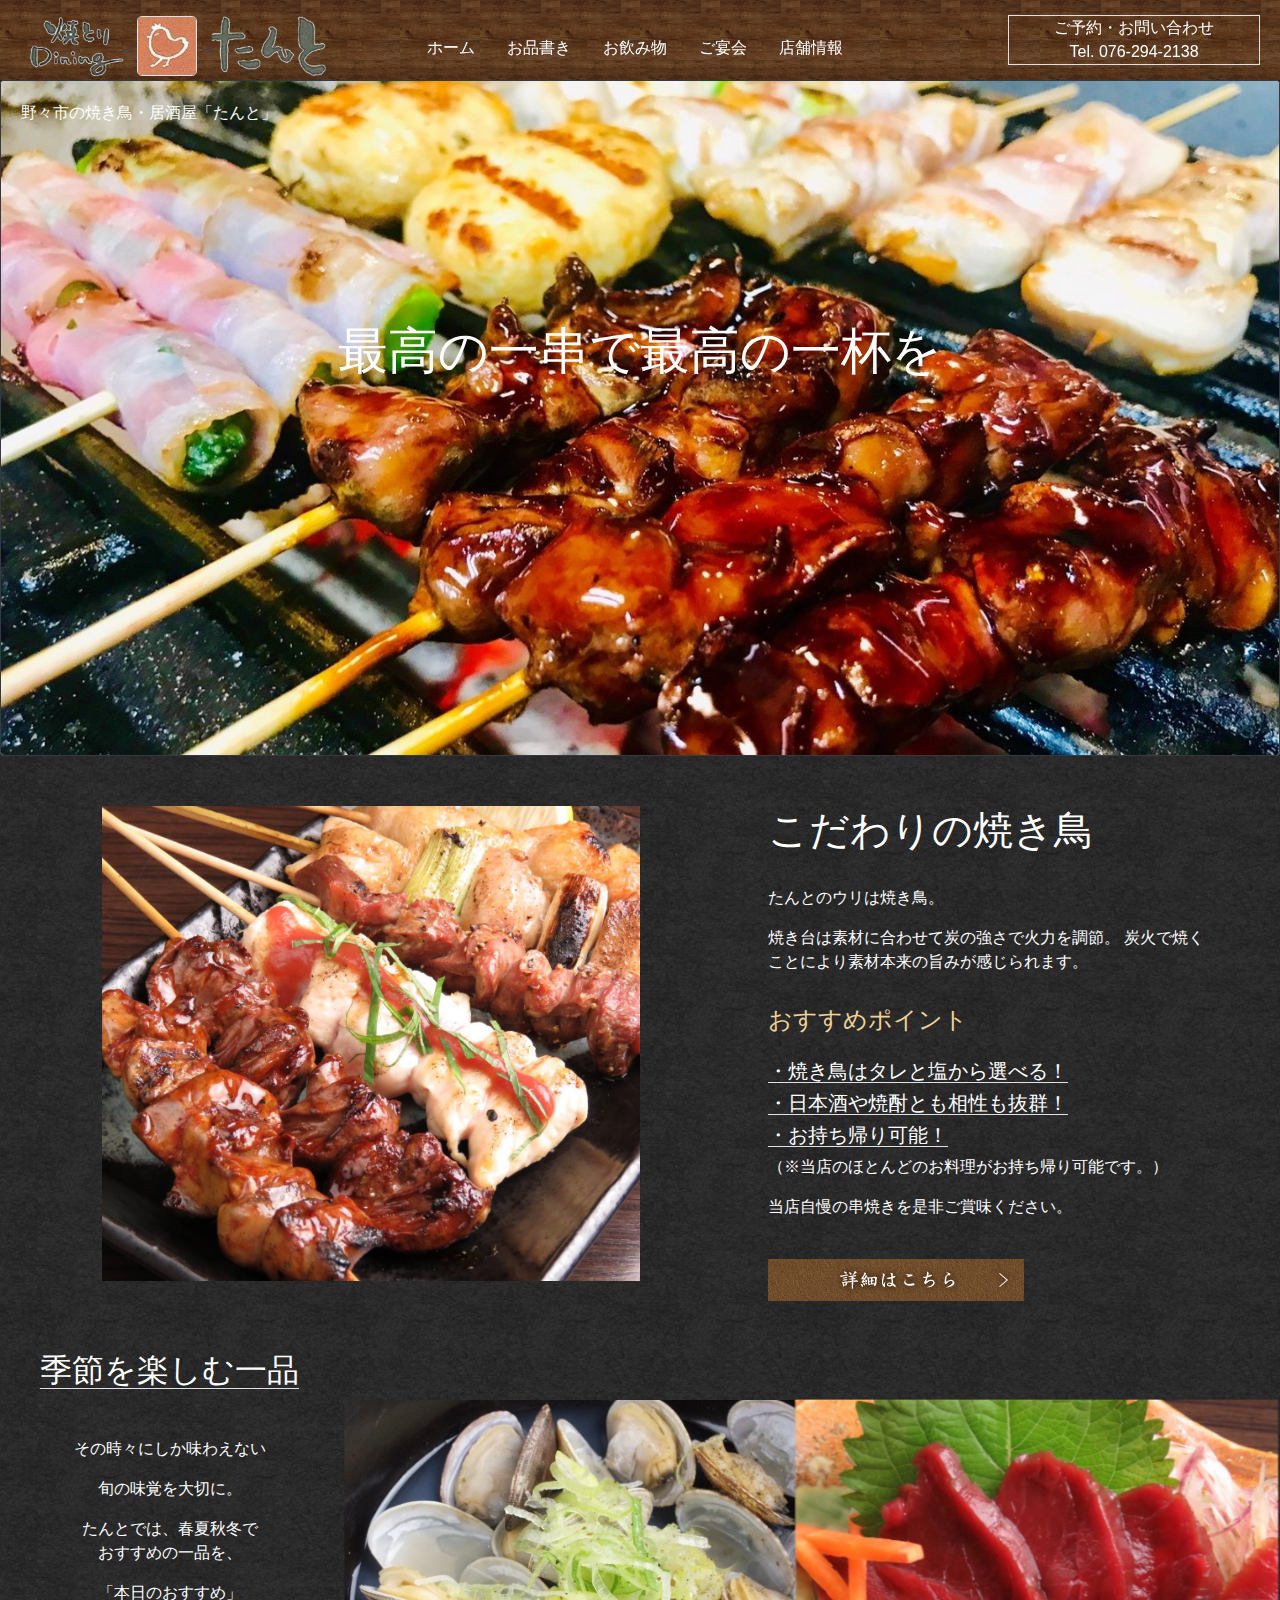
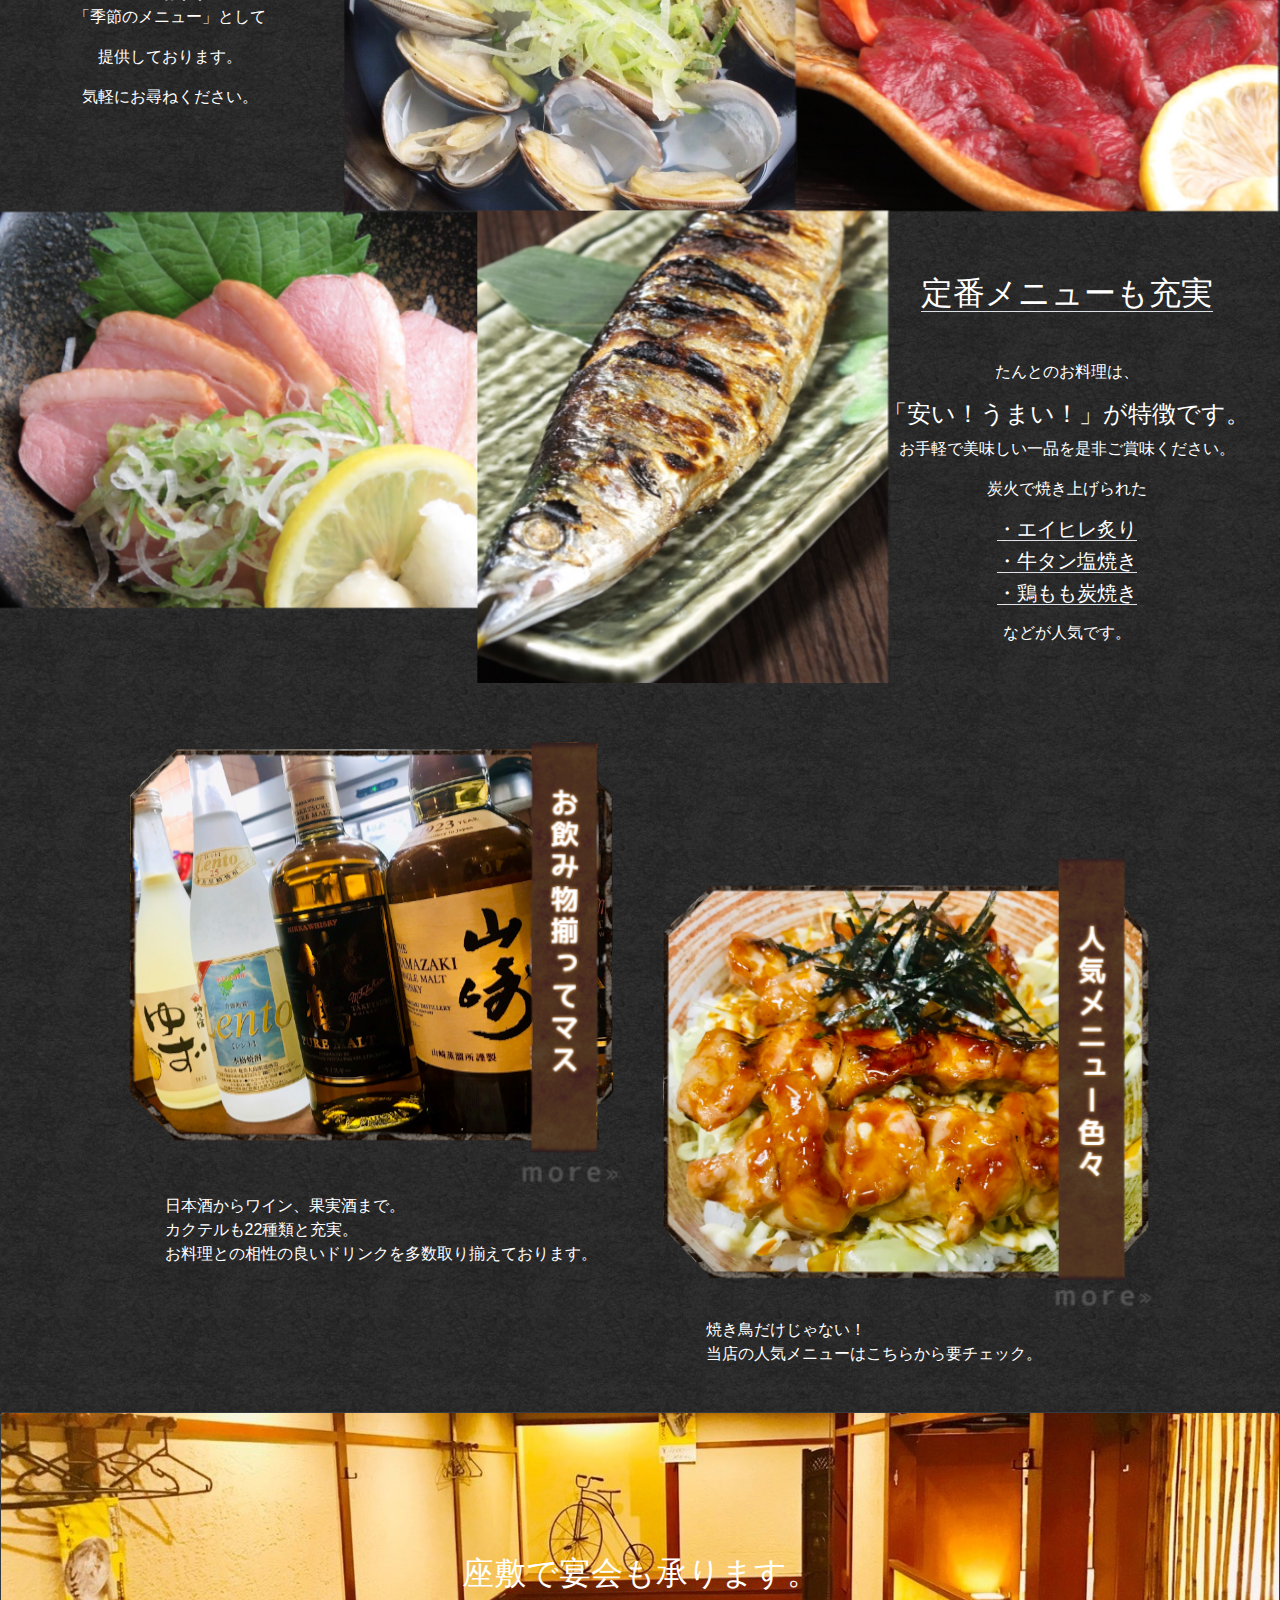
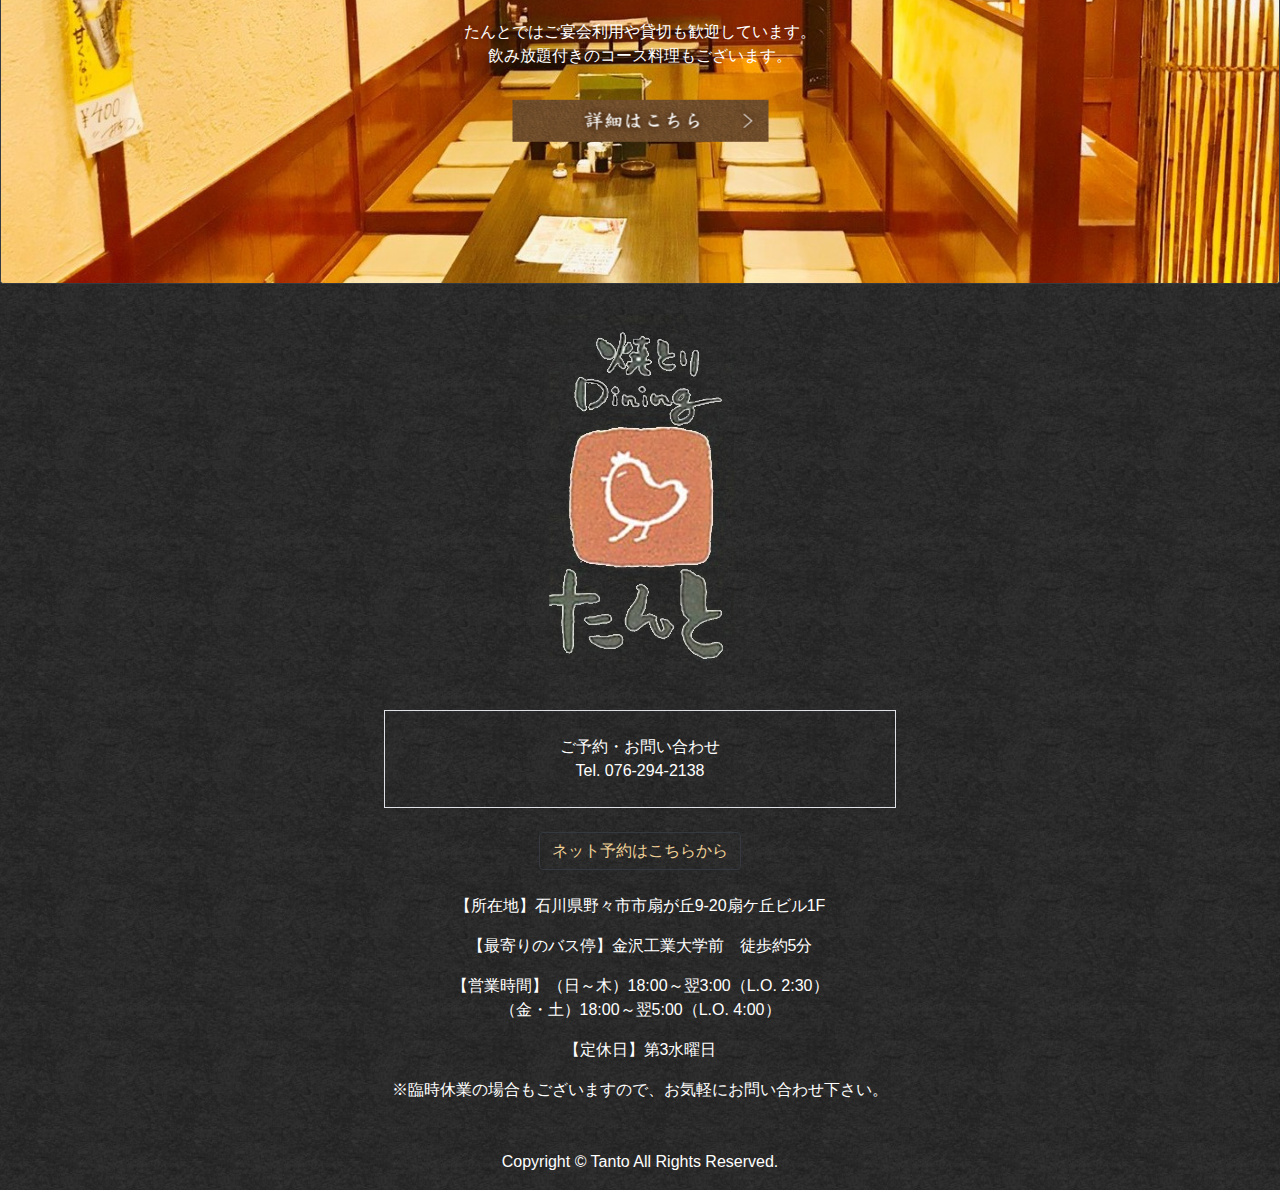
<file: sp/positional_information.html>
<!doctype html>
<html lang="ja">

<head>
    <meta charset="utf-8">
    <meta name="viewport" content="width=device-width, initial-scale=1, shrink-to-fit=no">

    <!-- メタディスクリプションのテキストを記述（スマホ：50文字程度、PC：120文字程度） -->
    <meta name=”description” content=”野々市に位置する焼き鳥・居酒屋「焼き鳥ダイニング・たんと」の店舗情報ページです。（日～木）は18:00～翌3:00まで、（金・土）は18:00～翌5:00までの営業となっております。”>
    <meta http-equiv="X-UA-Compatible" content="IE=edge" />

    <link rel="stylesheet" href="../css/bootstrap.min.css">
    <link rel="stylesheet" href="../css/humbarger_menu.css">
    <link href="../fontawesome-free-5.9.0-web/css/all.css" rel="stylesheet"> <!--load all styles -->
	<link rel = "ショートカットアイコン"  href = "../favicon.ico"> <!-- ファビコン -->
	<link rel="canonical" href="http://tanto-nonoichi.main.jp/"><!-- PCページに評価を統一してもらう -->

    <title>焼き鳥 Dinning たんと | 店舗情報</title><!-- タイトル -->

    <script src="../js/jquery-3.4.1.min.js"></script>
    <script src="../js/popper.min.js"></script>
    <script src="../js/bootstrap.min.js"></script>
    <script type="text/javascript" src="../js/userAgent.js"></script><!-- スマホページ振り分け.js -->
    <script>
		//共通パーツ読み込み
		$(function() {
		$("#header").load("header.html");
		$("#footer").load("footer.html");
		});
	</script>


    <style>/* css記述 */
    /*
    *{
        outline: 1px solid #ff0000;
    }
    */

    /*フォントの設定*/
	  html {
		font-family: sans-serif;
		font-style: normal;
	  }

	  th {
        white-space:nowrap;
      }
    
    </style>
</head>

<body style="padding-top: 5rem;"><!-- html記述 -->

<!--ヘッダー-->
<div id="header"></div>

<!--メイン-->
<main style="background-image:url(../images/background.jpg);">
	<div class="container-fluid text-white text-center">
		<h1 class="p-5">店舗情報</h1>
		<div class="">
			<img src="../images/outview_1.jpg" class="img-fluid">
			
			<!-- table -->　
			<div>
				<table class="table text-left text-white">
					<tr><th style="color: #F0D298;">店舗名</th><td>焼き鳥Dinningたんと</td></tr>
					<tr><th style="color: #F0D298;">所在地</th><td>石川県野々市市扇が丘9-20扇ケ丘ビル1F</td></tr>
					<tr><th style="color: #F0D298;">TEL</th><td style="color: #F0D298;">076-294-2138<br><strong class="text-white">※お問合せの際は「ホームページ」を見たと言うとスムーズです。</strong></td></tr>
					<tr><th style="color: #F0D298;">営業時間</th><td>（日～木）18:00～翌3:00（L.O. 2:30）<br>
		                （金・土）18:00～翌5:00（L.O. 4:00）</td></tr>
					<tr><th style="color: #F0D298;">定休日</th><td>第3水曜日</td></tr>
					<tr><th style="color: #F0D298;">アクセス</th><td>金沢工業大学前バス停　徒歩約5分</td></tr>
                    <tr><th style="color: #F0D298;">カード</th><td>可 VISA、MASTER、JCB、AMEX、Diners <br>
                        ※PayPay使えます。</td></tr>
					<tr><th style="color: #F0D298;">総座席数</th><td>40席</td></tr>
				</table>	
			</div>
		</div>

		<!-- 地図 -->
	<h2 class="p-5">地図</h2>

	<iframe src="https://www.google.com/maps/embed?pb=!1m18!1m12!1m3!1d3206.1054954558244!2d136.627360814683!3d36.52744918000569!2m3!1f0!2f0!3f0!3m2!1i1024!2i768!4f13.1!3m3!1m2!1s0x5ff835cf6528f06d%3A0xcb77159a56995ade!2z54S844Go44KK77yk772J772O772J772O772H44Gf44KT44Go!5e0!3m2!1sja!2sjp!4v1569071886053!5m2!1sja!2sjp" class="container-fluid" width="600" height="450" frameborder="0" style="border:0;" allowfullscreen=""></iframe>

	</div>
</main>

<!-- フッター -->
<div id="footer"></div>

<script src="../js/humbarger_menu.js"></script>
<script src="../js/warp.js"></script>
</body>

</html>
</file>
<file: css/index.css>
/*フォントの設定*/
	html {
		font-family: sans-serif;
		font-style: normal;
    }

    *{
        box-sizing: border-box;
    }

	#img_text_1{
		position: absolute;
		top: 40%;
		left: 50%;
		-ms-transform: translate(-50%,-50%);
		-webkit-transform: translate(-50%,-50%);
		transform: translate(-50%,-50%);
		margin:0;
        padding:0;
        font-size: 50px;
	}

	#img_text_2{
		position: absolute;
		top: 50%;
		left: 50%;
		-ms-transform: translate(-50%,-50%);
		-webkit-transform: translate(-50%,-50%);
		transform: translate(-50%,-50%);
		margin:0;
		padding:0;
    }

/*焼き鳥*/
    .kusi{
        width: 100%;
        padding: 50px 0;
        display: flex;
    } 
    .kusi-img{
        width: 50%;
        height: 50%;
        padding-left: 8%;
    }
    .kusi-text{
        width: 35%;
        margin-left: 10%;
    }

/*季節のメニュー*/
    .season_foods{
        width: 100%;
    }
    .seson_text_1{
        width: 20%;
        padding: 10%;
    }

/*ドリンク、フードpath*/
    .path{
        display: flex;
        margin-bottom: 30px;
    }
    .food_path{
        margin-left: 35px;
    }
    .food_path{
        margin-top: 10%;
    }

/*コースへのパス*/
    .couse_path h2{
        padding-bottom: 20px;
    }
</file>
<file: css/index_responsive.css>
/*IE10の設定*/
	@media all and (-ms-high-contrast:none) {
    #season_foods img{
		width: 100%;
	}
	#img_text_1{
		position: absolute;
		top: 30%;
		left: 50%;
		-ms-transform: translate(-50%,-50%);
		-webkit-transform: translate(-50%,-50%);
		transform: translate(-50%,-50%);
		margin:0;
		padding:0;
	}
	}

	/*IE11の設定*/
	_:-ms-lang(x)::-ms-backdrop, #season_foods img{
		width: 100%;
    }
 
    
/* タブレット向けレイアウト */
@media (max-width: 1000px) {
    
}

/* スマホ向けレイアウト */
@media (max-width: 670px) {
    .kusi{
        width: 100%;
        padding: 30px 40px;
        display: block;
    } 
    .kusi-img{
        width: 100%;
        padding: 0;
    }
    .kusi-text{
        width: 100%;
        margin: 30px 0;
        text-align: center;
    }

    .path{
        display: block;
        text-align: center;
    }
    .path a{
        margin: 0;
    }
    .path img{
        width: 70%;
    }

    .couse_path p{
        display: none;
    }
    .couse_path h2{
        padding-bottom: 0;
    }
}
</file>
<file: css/header.css>
#header_nav{
    width: 45%;
    position: relative;
    right: 7%;
}

#header_nav a{
    color: #fff;
}　
#header_nav a:hover{
    color: hsla(0, 0%, 100%, 0.363);
}

.header{
    display: flex;
    width: 100%;
}

.logo{
    width: 35%;
    padding-left: 30px;
}

.tel{
    width: 20%;
    margin: 15px 20px 0 0;
}



/* タブレット向けレイアウト */
@media (max-width: 1000px) {
    #header_nav{
        width: 75%;
        right: 10%;
    }
    .logo{
        width: 25%;
    }
    .img_1, .img_3{
        display: none;
    }
    .tel{
        display: none;
        width: 0;
    }
}

/* スマホ向けレイアウト */
@media (max-width: 670px) {
    #header_nav{
        width: 100%;
        right: 0;
        margin-bottom: 15px;
    }
    .logo{
        display: none;
    }
    .tel{
        display: none;
    }
}
</file>
<file: css/footer.css>
footer{
    padding: 0 30%;
}
</file>
<file: css/party.css>
/*フォントの設定*/
html {
    font-family: sans-serif;
    font-style: normal;
}

#header_nav a{
    color: #fff;
}
#header_nav a:hover{
    color: hsla(0, 0%, 100%, 0.363);
}

#img_text{
    position: absolute;
    top: 40%;
    left: 50%;
    -ms-transform: translate(-50%,-50%);
    -webkit-transform: translate(-50%,-50%);
    transform: translate(-50%,-50%);
    margin:0;
    padding:0;
    font-size: 60px;
}
    
/*おすすめコース*/
.osusume{
    padding: 30px 40px;
}
.couse_1{
    display: flex;
}
.couse_1_text{
    width: 50%;
    padding: 30px;
    order: 1;
}
.couse_1_img{
    width: 50%;
    padding: 50px;
    order: 2;
}

/*その他のコース*/
.couse_ex{
    display: flex;
    margin: 70px;
    border-top: 2px solid #515151;
    border-bottom: 2px solid #515151;
}
.couse_2{
    width: 50%;
    border-right: 2px solid #515151;
}
.couse_3{
    width: 50%;
}

/*店内*/
.inview{
    padding: 0 150px;
}
.inview_1{
    display: flex;
}
.inview_1_img{
    width: 100%;
}
.inview_1 p{
    width: 50%;
    padding-top: 100px;
}
.inview_2{
    display: flex;
}
.inview_2_img{
    width: 100%;
}
.inview_2 p{
    width: 50%;
    padding-top: 100px;
}
</file>
<file: css/party_responsive.css>
/*IE10の設定*/
	@media all and (-ms-high-contrast:none) {
        #all_foods{
            width: 100%;
        }
	}

/*IE11の設定*/
	_:-ms-lang(x)::-ms-backdrop, #all_foods{
		width: 100%;
    }
    
/* タブレット向けレイアウト */
@media (max-width: 1000px) {
    .couse_1{
        display: block;
    }
    .couse_1_text{
        width: 100%;
        order: 2;
        padding: 30px 50px 0 50px;
    }
    .couse_1_img{
        width: 100%;
        order: 1;
        margin: 0;
    }

    /*その他のコース*/
    .couse_ex{
        display: block;
        margin: 70px;
        border-top: 2px solid #515151;
        border-bottom: 2px solid #515151;
    }
    .couse_2{
        width: 100%;
        border-right: none;
        border-bottom: 2px solid #515151;
    }
    .couse_3{
        width: 100%;
    }

    /*店内*/
    .inview{
        padding: 80px;
    }
    .inview_1{
        display: block;
    }
    .inview_1_img{
        width: 100%;
    }
    .inview_1 p{
        width: 100%;
        padding: 40px;
    }
    .inview_2{
        display: block;
    }
    .inview_2_img{
        width: 100%;
        order: 1;
    }
    .inview_2 p{
        width: 100%;
        padding: 40px;
        order: 2;
    }
}

/* スマホ向けレイアウト */
@media (max-width: 670px) {
    .couse_1_img{
        width: 100%;
        padding: 30px;
    }
    .drink{
        margin: 0 30px;
    }

    /*店内*/
    .inview{
        padding: 80px;
    }
    .inview_1{
        display: block;
    }
    .inview_1_img{
        width: 100%;
    }
    .inview_1 p{
        width: 100%;
        padding: 40px;
    }
    .inview_2{
        display: block;
    }
    .inview_2_img{
        width: 100%;
    }
    .inview_2 p{
        width: 100%;
        padding: 40px;
    }
}
</file>
<file: css/information.css>
/*フォントの設定*/
html {
    font-family: sans-serif;
    font-style: normal;
}

#header_nav a{
    color: #fff;
}
#header_nav a:hover{
    color: hsla(0, 0%, 100%, 0.363);
}

.info{
    display: flex;
    padding: 0 80px;
}
.info_img{
    width: 50%;
}
.info_text{
    width: 50%;
}

iframe{
    width: 100%;
    padding: 50px;
}
</file>
<file: css/information_responsive.css>
/* タブレット向けレイアウト */
@media (max-width: 1000px) {
    .info{
        display: block;
        padding: 0 100px;
    }
    .info_img{
        width: 100%;
        padding-bottom: 40px;
    }
    .info_text{
        width: 90%;
    }
}

/* スマホ向けレイアウト */
@media (max-width: 670px) {

}
</file>
<file: css/humbarger_menu.css>
nav.globalMenuSp {
    position: fixed;
    z-index: 2;
    top: 0;
    left: 0;
    background: #fff;
    color: #000;
    text-align: center;
    transform: translateY(-100%);
    transition: all 0.6s;
    width: 100%;
}
 
nav.globalMenuSp ul {
    background-image:url(../images/mokume.jpg); background-repeat: repeat;
    margin: 0 auto;
    padding: 0;
    width: 100%;
}
 
nav.globalMenuSp ul li {
    font-size: 1.1em;
    list-style-type: none;
    padding: 0;
    width: 100%;
    border-bottom: 1px dotted #000;
}
 
/* 最後はラインを描かない */
nav.globalMenuSp ul li:last-child {
    padding-bottom: 0;
    border-bottom: none;
}
 
nav.globalMenuSp ul li a {
    display: block;
    color: #fff;
    padding: 1em 0;
}
 
/* このクラスを、jQueryで付与・削除する */
nav.globalMenuSp.active {
    transform: translateY(0%);
}

.navToggle {
    display: block;
    position: fixed;    /* bodyに対しての絶対位置指定 */
    right: 20px;
    top: 20px;
    width: 42px;
    height: 51px;
    cursor: pointer;
    z-index: 3;
    text-align: center;
}
 
.navToggle span {
    display: block;
    position: absolute;    /* .navToggleに対して */
    width: 30px;
    border-bottom: solid 3px #fff;
    -webkit-transition: .35s ease-in-out;
    -moz-transition: .35s ease-in-out;
    transition: .35s ease-in-out;
    left: 6px;
}
 
.navToggle span:nth-child(1) {
    top: 9px;
}
 
.navToggle span:nth-child(2) {
    top: 18px;
}
 
.navToggle span:nth-child(3) {
    top: 27px;
}
 

/* 最初のspanをマイナス45度に */
.navToggle.active span:nth-child(1) {
    top: 18px;
    left: 6px;
    -webkit-transform: rotate(-45deg);
    -moz-transform: rotate(-45deg);
    transform: rotate(-45deg);
}
 
/* 2番目と3番目のspanを45度に */
.navToggle.active span:nth-child(2),
.navToggle.active span:nth-child(3) {
    top: 18px;
    -webkit-transform: rotate(45deg);
    -moz-transform: rotate(45deg);
    transform: rotate(45deg);
}

.map{
    position: absolute;
    right: 80px;
    top: 27px;
    width: 42px;
    height: 51px;
}

.telphone{
    position: absolute;
    right: 130px;
    top: 27px;
    width: 42px;
    height: 51px;
}
</file>
